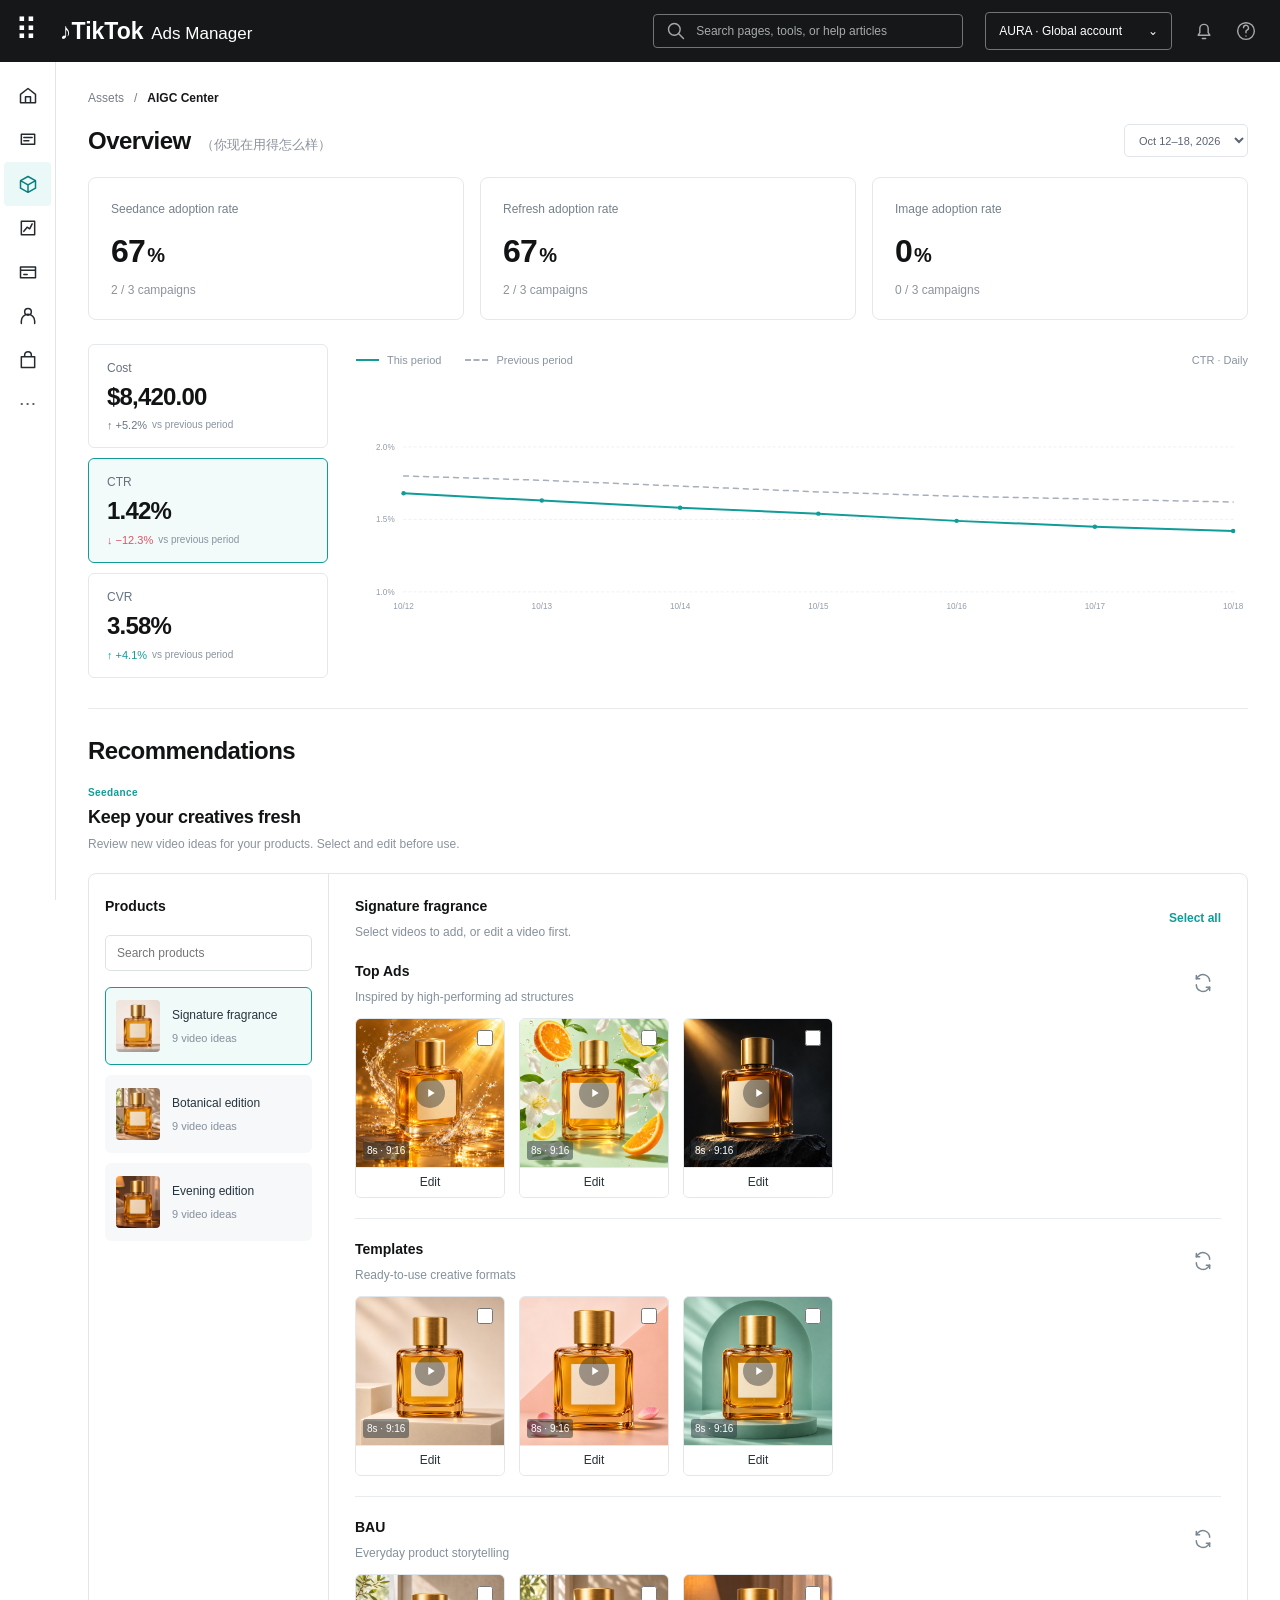
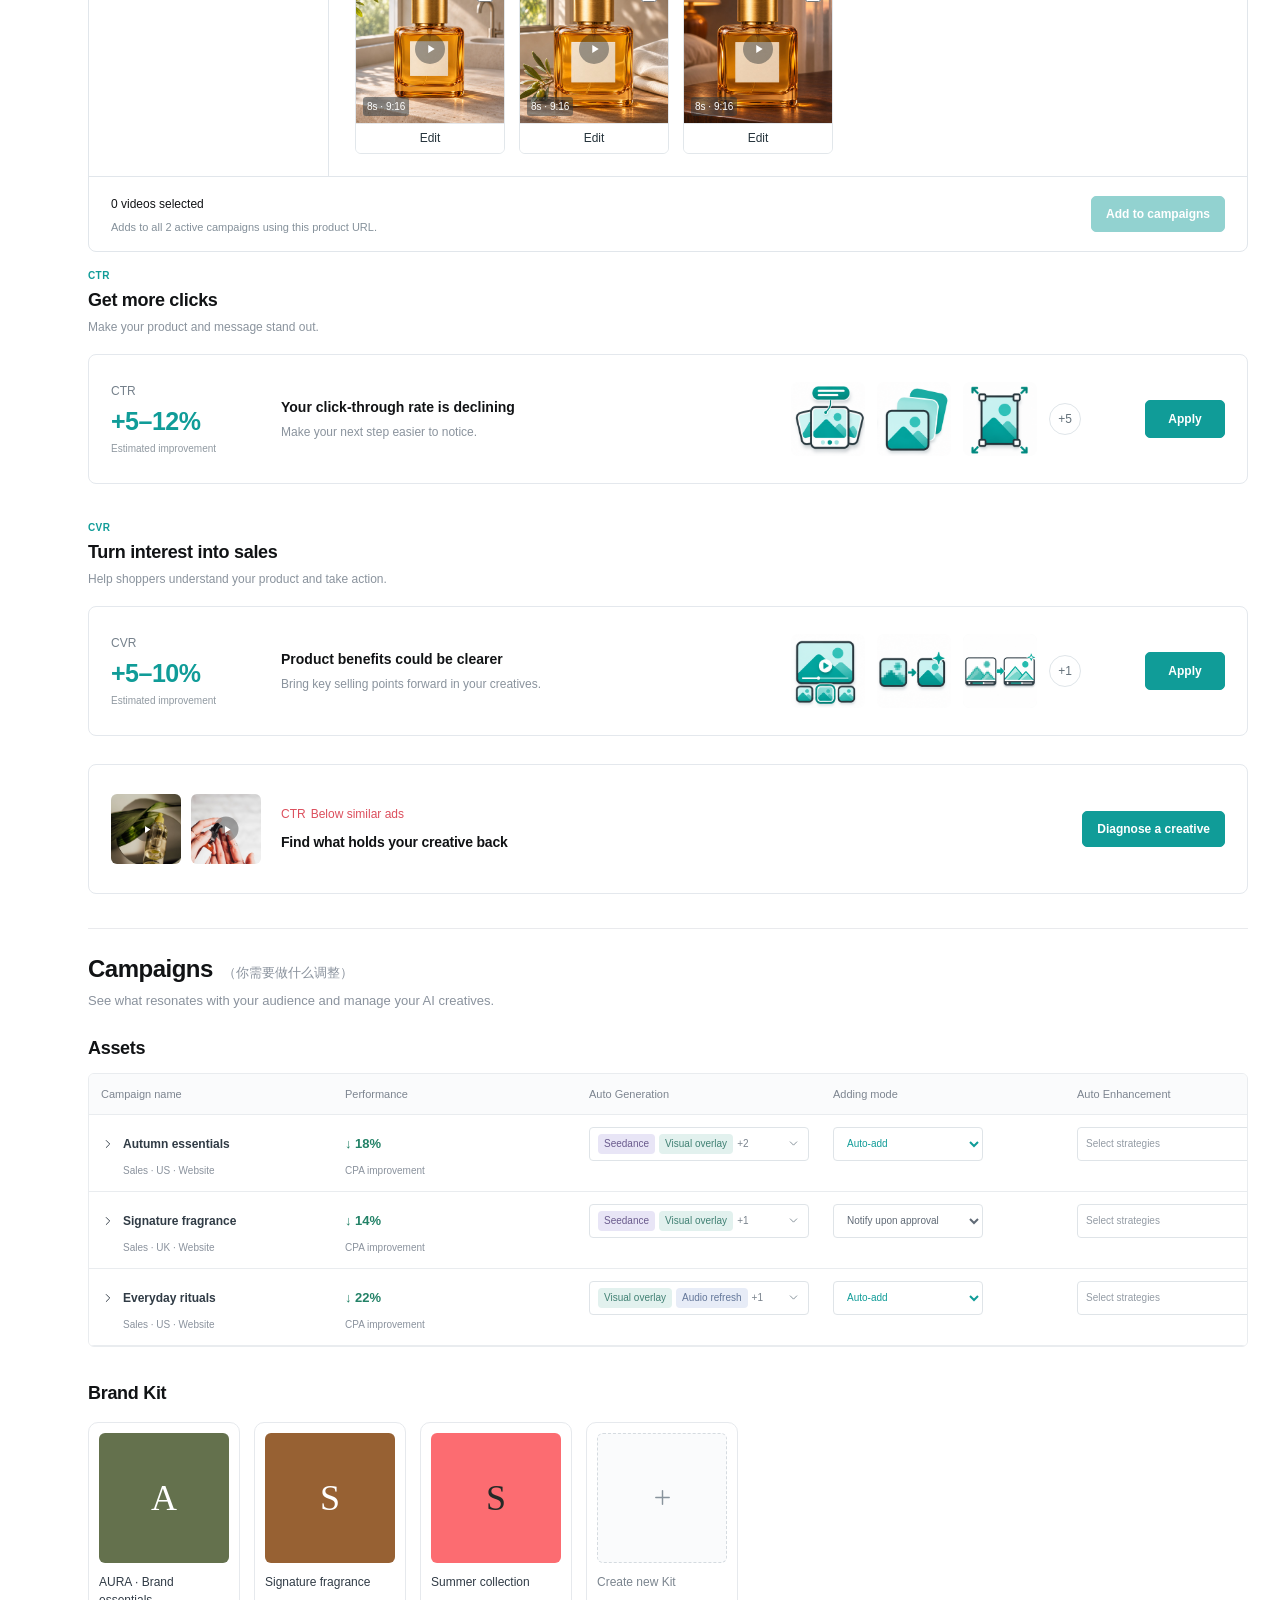
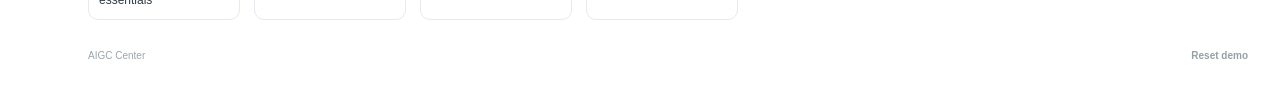
<file: index.html>
<!doctype html>
<html lang="en"><head><meta charset="utf-8"><meta name="viewport" content="width=device-width,initial-scale=1"><title>AIGC Center | TikTok Ads Manager</title><meta name="description" content="Interactive TTAM product demo: understand AI strategies, control Brand Kit, review creatives and manage campaign usage."><link rel="stylesheet" href="styles.css"><link rel="stylesheet" href="showcase.css?v=section-spacing-1"><link rel="stylesheet" href="brand-kits.css?v=compact-kits-3"><link rel="stylesheet" href="overview.css?v=icon-only-28"><link rel="stylesheet" href="recommendations.css?v=action-labels-6"><link rel="stylesheet" href="enhancements.css?v=4"><link rel="stylesheet" href="seedance-studio.css?v=4"><link rel="stylesheet" href="ttam-shell.css?v=aigc-center-24"><link rel="stylesheet" href="creative-diagnosis.css?v=diagnosis-alignment-21"><link rel="stylesheet" href="product-review.css?v=reference-editor-22"><link rel="stylesheet" href="seedance-inline.css?v=inline-products-27"></head><body><div id="app"></div><div id="overlay"></div><div id="toast" role="status" aria-live="polite"></div><script src="showcase.js?v=aigc-center-24"></script><script src="brand-kits.js?v=compact-kits-3"></script><script src="overview.js?v=icon-only-28"></script><script src="recommendations.js?v=sample-covers-29"></script><script src="enhancements.js?v=compact-strategies-26"></script><script src="creative-photo-catalog.js?v=photo-fix-6"></script><script src="seedance-studio.js?v=photo-fix-6"></script><script src="ttam-shell.js?v=aigc-center-24"></script><script src="creative-diagnosis.js?v=inline-products-27"></script><script src="product-review.js?v=reference-editor-22"></script><script src="seedance-inline.js?v=inline-products-27"></script><script src="app.js?v=seedance-studio-1"></script></body></html>
</file>
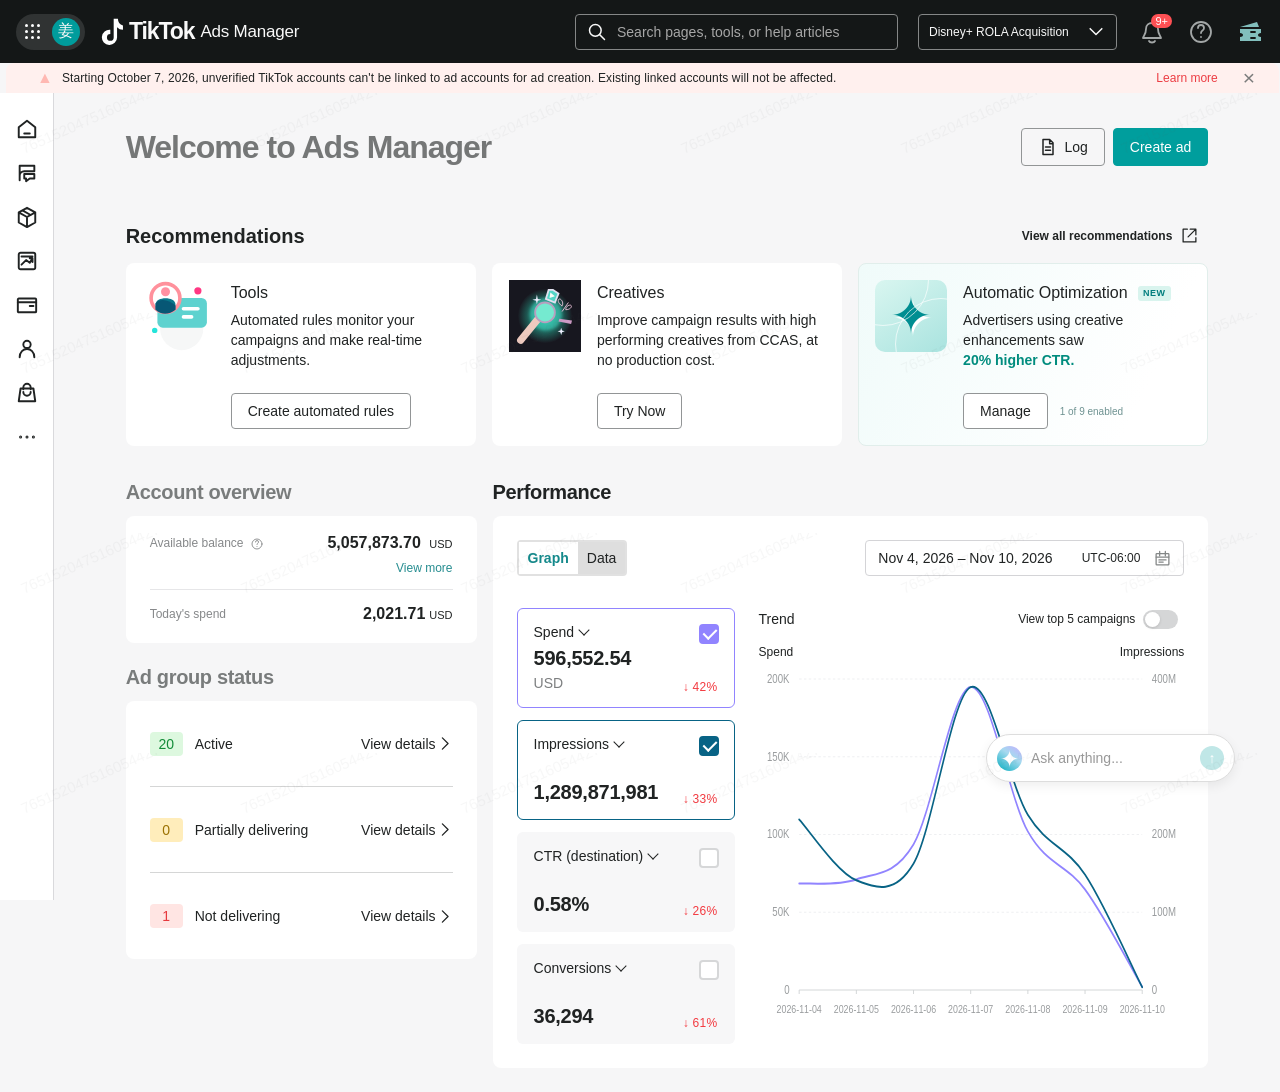
<file: dashboard/index.html>
<!DOCTYPE html>
<html lang="en">
<head>
<meta charset="UTF-8"><meta name="viewport" content="width=device-width, initial-scale=1.0">
<title>TikTok Ads Manager · Dashboard</title>
<style>
:root{--teal:#009c9c;--ink:#202323;--muted:#818384;--line:#e6e6e8;--page:#f6f6f7;--purple:#9184ff;--blue:#086385}*{box-sizing:border-box}body{margin:0;font:14px Arial,Helvetica,sans-serif;color:var(--ink);background:var(--page)}button,input,select{font:inherit}button{cursor:pointer;color:inherit}button:focus-visible,a:focus-visible,input:focus-visible,select:focus-visible{outline:2px solid var(--teal);outline-offset:3px}button{border:0;background:none}svg{vertical-align:middle}.icon{width:20px;height:20px;fill:none;stroke:currentColor;stroke-width:1.8;stroke-linecap:round;stroke-linejoin:round;flex-shrink:0}.hidden{display:none!important}.topbar{height:63px;background:#141717;color:#f9f9f9;display:flex;align-items:center;padding:0 16px;gap:20px;position:fixed;inset:0 0 auto;z-index:50}.identity{display:flex;align-items:center;gap:16px;white-space:nowrap}.app-switch{display:flex;align-items:center;background:#303333;border-radius:25px;padding:4px 5px 4px 9px;gap:10px;height:36px}.dots{width:17px;height:20px;display:grid;grid-template-columns:repeat(3,3px);gap:3px;align-content:center}.dots i{width:3px;height:3px;background:#fff;border-radius:50%}.avatar{display:grid;place-items:center;border-radius:50%;height:28px;width:28px;background:#009c9c;font-size:16px}.brand{display:flex;align-items:center;font-size:17px;gap:6px;letter-spacing:-.2px}.brand b{font-size:23px;letter-spacing:-1.1px}.brand .note{width:22px;height:27px;fill:#fff;stroke:none}.top-spacer{flex:1}.search-wrap{position:relative;width:323px;flex-shrink:1}.searchbox{height:36px;border:1px solid #858787;border-radius:4px;display:flex;align-items:center;padding:0 11px;gap:8px}.searchbox input{color:#fff;background:none;border:0;outline:none;width:100%;font-size:14px}.searchbox input::placeholder{color:#a7a7a7}.account-picker{height:36px;border:1px solid #858787;border-radius:4px;display:flex;align-items:center;justify-content:space-between;gap:15px;width:199px;font-size:12px;padding:0 10px;white-space:nowrap}.header-action{width:29px;height:36px;color:#a3a7a7;position:relative;padding:0}.header-action .icon{width:24px;height:24px}.header-action .badge{position:absolute;background:#fe5054;color:#fff;font-size:11px;padding:1px 4px;border-radius:10px;right:-6px;top:0}.header-action.ticket{color:#82bfbd}.notice{position:fixed;left:6px;right:1px;top:63px;height:30px;background:#fff0ee;display:flex;align-items:center;gap:9px;padding:0 18px 0 31px;border-radius:8px 8px 0 0;z-index:49;font-size:12px;letter-spacing:.1px}.notice .warning{color:#ffb8b2;font-size:16px}.notice .learn{margin-left:auto;color:#ec3d43;white-space:nowrap}.notice .close{font-size:21px;color:#7b7c7c;margin-left:4px}.sidebar{position:fixed;top:93px;bottom:0;width:54px;border-right:1px solid #d9d9dc;background:#fff;display:flex;align-items:center;flex-direction:column;gap:7px;padding-top:17px;z-index:45}.nav-item{height:37px;width:43px;display:grid;place-items:center;position:relative;border-radius:5px}.nav-item .icon{width:22px;height:22px;stroke-width:2.1}.nav-item:hover{background:#edf8f7;color:#008e90}.nav-item:after{content:attr(data-label);display:none;position:absolute;left:48px;background:#252929;color:#fff;padding:8px 11px;font-size:12px;white-space:nowrap;border-radius:4px;box-shadow:0 3px 15px #0002}.nav-item:hover:after{display:block}.page{margin-left:54px;padding:127px 5.6vw 24px;min-height:100vh}.welcome{display:flex;align-items:center;justify-content:space-between;margin-bottom:55px}.welcome h1{font-size:32px;line-height:40px;font-weight:600;color:#757777;letter-spacing:-1px;margin:0}.welcome-actions{display:flex;gap:8px}.btn{border:1px solid #929596;border-radius:4px;min-height:36px;padding:8px 16px;background:transparent;font-weight:500;display:inline-flex;align-items:center;justify-content:center;gap:6px;white-space:nowrap}.btn:hover{background:#eceff0}.btn.primary{background:#009e9d;border-color:#009e9d;color:#fff}.btn.primary:hover{background:#008c8c}.btn.dark{color:#fff;background:#252626;border-color:#252626}.btn.dark:hover{background:#444}.btn.soft{background:#efeff0;border-color:transparent}.btn.small{min-height:30px;font-size:12px;padding:6px 15px}.section-head{display:flex;align-items:center;justify-content:space-between;margin-bottom:14px}.section-head h2,h2.section-title{font-size:20px;font-weight:600;letter-spacing:-.35px;line-height:24px;margin:0}.recommendations-title{padding:0;font:inherit;cursor:pointer}.all-rec{font-weight:600;font-size:12px;display:flex;align-items:center;gap:9px;padding:5px 10px}.all-rec .icon{width:17px;height:17px}.recommendations{display:grid;grid-template-columns:repeat(3,minmax(0,1fr));gap:16px;margin-bottom:34px}.recommend-card{display:flex;gap:16px;min-height:183px;background:#fff;border-radius:8px;padding:16px}.art{width:72px;height:72px;flex:0 0 72px}.recommend-body{display:flex;align-items:flex-start;flex-direction:column;min-width:0}.recommend-body .eyebrow{font-size:12px;font-weight:600;color:#808384;margin:11px 0 15px}.recommend-body h3{font-size:16px;font-weight:500;margin:2px 0 6px}.recommend-body p{font-size:14px;line-height:20px;margin:0 0 16px;max-width:270px}.recommend-body .btn{margin-top:auto}.recommend-card:first-child .art{margin-top:6px}.dashboard{display:grid;grid-template-columns:minmax(290px,1fr) minmax(600px,2.04fr);gap:16px;align-items:start}.section-title{margin-bottom:12px!important}.left-col .section-title{color:#797c7c}.panel{background:#fff;border-radius:8px}.balance{padding:18px 24px 17px;margin-bottom:22px;min-height:127px}.balance-line{display:flex;align-items:center;justify-content:space-between;gap:12px}.balance-label{font-size:12px;color:#86888a}.balance-label .icon{width:12px;height:12px;margin-left:4px}.balance-value{font-size:16px;font-weight:600;white-space:nowrap}.currency{font-size:11px;font-weight:400;margin-left:4px}.view-more{display:block;margin:9px 0 14px auto;padding:0;color:#268d90;font-size:12px}.balance hr{border:0;border-top:1px solid var(--line);margin:0 0 15px}.status-panel{padding:0 24px}.status-row{min-height:86px;display:flex;align-items:center;border-bottom:1px solid #d5d6d6;gap:12px;font-size:14px}.status-row:last-child{border-bottom:0}.status-count{padding:4px 8px;border-radius:4px;background:#ddf8df;color:#118b37;min-width:33px;text-align:center}.status-count.yellow{background:#ffedbb;color:#9b7100}.status-count.red{background:#ffe5e3;color:#e6383d}.status-name{font-weight:500;white-space:nowrap}.status-detail{display:flex;align-items:center;margin-left:auto;white-space:nowrap;font-weight:500;padding:0}.status-detail .icon{width:17px;height:17px}.performance-panel{padding:24px;min-height:547px}.performance-toolbar{display:flex;justify-content:space-between;align-items:center;gap:14px;margin-bottom:32px}.tabs{display:flex;border:2px solid #e1e1e1;border-radius:4px;background:#dedede;height:36px}.tab{padding:5px 9px;font-size:14px}.tab.active{background:#fff;color:#14898b;font-weight:600}.date-wrap{position:relative}.date-button{height:36px;border:1px solid #d4d4d7;border-radius:4px;display:flex;align-items:center;padding:0 12px;gap:14px;white-space:nowrap}.date-button .timezone{font-size:12px;margin-left:15px}.date-button .icon{width:17px;height:17px;color:#848787}.performance-body{display:grid;grid-template-columns:218px minmax(0,1fr);gap:24px}.metrics{display:flex;flex-direction:column;gap:12px}.metric{height:100px;border:1px solid transparent;border-radius:6px;background:#f7f7f8;padding:15px 16px;display:flex;flex-direction:column;text-align:left;position:relative;--metric-color:#959696}.metric.selected{border-color:var(--metric-color);background:#fff}.metric[data-metric="spend"]{--metric-color:var(--purple)}.metric[data-metric="impressions"]{--metric-color:var(--blue)}.metric[data-metric="ctr"]{--metric-color:#dfad52}.metric[data-metric="conversions"]{--metric-color:#41af9b}.metric-top{font-size:14px;display:flex;align-items:center;gap:6px;white-space:nowrap}.chevron{width:8px;height:8px;border-right:1px solid;border-bottom:1px solid;transform:rotate(45deg);display:inline-block;position:relative;top:-2px}.check{position:absolute;right:15px;top:15px;height:20px;width:20px;border:2px solid #d6d7d8;border-radius:4px;background:#fff}.selected .check{background:var(--metric-color);border-color:var(--metric-color)}.selected .check:after{content:"";display:block;width:6px;height:11px;transform:rotate(45deg);border-right:2px solid #fff;border-bottom:2px solid #fff;margin:0px 0 0 5px}.metric-value{font-size:20px;font-weight:600;margin-top:auto;letter-spacing:-.25px}.metric-unit{font-size:14px;color:#7d7f80;margin-top:5px}.metric-change{position:absolute;right:16px;bottom:13px;color:#f33a40;font-size:12px;letter-spacing:.3px}.metric:first-child .metric-value{margin-top:7px}.chart-area{min-width:0;position:relative}.trend-title{display:flex;align-items:center;justify-content:space-between;min-height:22px;font-size:14px}.top-campaigns{display:flex;align-items:center;font-size:12px;gap:8px;cursor:pointer;white-space:nowrap}.switch{width:35px;height:19px;background:#d5d6d7;border-radius:12px;padding:2px;display:inline-block}.switch:after{content:"";display:block;width:15px;height:15px;background:#fff;border-radius:50%;box-shadow:0 1px 3px #0002;transition:transform .2s}.switch.on{background:var(--teal)}.switch.on:after{transform:translateX(16px)}.chart-axis-titles{display:flex;justify-content:space-between;font-size:12px;margin:15px 0 5px}.chart-svg{width:100%;height:360px;overflow:visible;display:block}.chart-svg text{font-family:Arial,Helvetica,sans-serif;font-size:12px;fill:#999c9e}.chart-tooltip{position:absolute;background:#fff;padding:12px 14px;box-shadow:0 2px 18px #0002;border:1px solid #ececed;border-radius:5px;pointer-events:none;font-size:12px;line-height:23px;z-index:4;min-width:170px}.chart-tooltip b{font-weight:600}.legend-dot{height:7px;width:7px;border-radius:50%;display:inline-block;margin-right:6px}.campaign-legend{margin:0 0 12px;font-size:11px;color:#848888;line-height:20px}.table-wrap{overflow:auto}.data-table{width:100%;border-collapse:collapse;font-size:12px}.data-table th{text-align:left;color:#767a7a;background:#f8f9f9;font-weight:500}.data-table th,.data-table td{padding:16px 12px;border-bottom:1px solid #eceeef;white-space:nowrap}.data-table tfoot{font-weight:600}.data-toolbar{display:flex;justify-content:space-between;margin-bottom:15px}.watermark{position:fixed;inset:93px 0 0;z-index:90;pointer-events:none;opacity:.048;background-image:url("data:image/svg+xml,%3Csvg xmlns='http://www.w3.org/2000/svg' width='220' height='220'%3E%3Ctext x='24' y='61' transform='rotate(-24 24 61)' font-family='Arial' font-size='15' fill='%23565b5b'%3E7651520475160544277%3C/text%3E%3C/svg%3E")}.assistant-bar{position:fixed;right:45px;bottom:118px;width:249px;height:48px;background:#fff;border:1px solid #ddd;border-radius:30px;box-shadow:0 4px 12px #0001;display:flex;align-items:center;padding:8px 10px;gap:9px;z-index:46;color:#999;font-size:14px;text-align:left}.assistant-orb{width:25px;height:25px;flex:0 0 25px;border-radius:50%;background:linear-gradient(35deg,#05aec0,#a6d9ef 60%,#c5adff);display:grid;place-items:center;color:white;font-size:23px}.assistant-arrow{margin-left:auto;background:#c0e7e7;border-radius:50%;color:white;width:24px;height:24px;display:grid;place-items:center}.assistant-bubble{display:none;position:fixed;right:44px;bottom:110px;border-radius:50%;border:0;z-index:80;padding:0;width:48px;height:48px}.assistant-bubble .assistant-orb{width:48px;height:48px;font-size:39px}.scrolled .assistant-bar,body.drawer-open .assistant-bar{display:none}.scrolled .assistant-bubble,body.drawer-open .assistant-bubble{display:block}.popover{background:#fff;border:1px solid #e1e3e3;border-radius:6px;box-shadow:0 6px 30px #0002;color:var(--ink);padding:16px;position:absolute;z-index:101;min-width:240px;top:calc(100% + 9px);right:0;font-size:13px}.popover h4{margin:0 0 12px}.popover button.option{display:flex;width:100%;align-items:center;text-align:left;padding:10px 7px;border-radius:4px}.popover button.option:hover{background:#f1f8f8}.search-results{left:0;right:auto;width:100%}.search-results .option{gap:10px}.account-menu{top:53px;right:172px}.utility-popover{position:fixed;right:22px;top:57px;width:300px;line-height:20px}.utility-popover p{color:#7a7e7e}.date-popover{width:310px}.field{display:flex;flex-direction:column;gap:8px;margin-bottom:18px;font-size:13px}.field input,.field select,.field textarea{border:1px solid #d3d6d6;border-radius:4px;padding:10px;background:#fff;color:var(--ink);width:100%;font:inherit;resize:vertical}.field label{font-weight:500}.field input:focus{border-color:var(--teal)}.two-fields{display:grid;grid-template-columns:1fr 1fr;gap:14px}.drawer-backdrop{position:fixed;inset:63px 0 0;background:#0000;z-index:60}.drawer{position:fixed;right:0;top:63px;bottom:0;width:76.5%;background:#fff;z-index:65;box-shadow:-5px 0 20px #0000000c;transform:translateX(105%);transition:transform .24s ease;display:flex;flex-direction:column}.drawer.open{transform:translateX(0)}.drawer-close{position:absolute;left:-28px;top:0;width:28px;height:28px;background:#333737;color:#fff;display:grid;place-items:center;border-radius:4px 0 0 4px}.drawer-close .icon{width:22px;height:22px;stroke-width:1.3}.drawer-header{height:56px;padding:0 24px;border-bottom:1px solid #ebebec;display:flex;align-items:center;justify-content:space-between;flex-shrink:0}.drawer-header h2{font-size:16px;font-weight:600;margin:0}.drawer-scroll{overflow:auto;flex:1}.rule-grid{display:grid;grid-template-columns:repeat(3,minmax(0,1fr));gap:16px;padding:24px 10% 60px}.rule-card{border:1px solid #e6e6e8;border-radius:8px;background:#f7f7f8;padding:17px 16px 16px;min-height:170px;display:flex;flex-direction:column}.rule-card h3{font-size:16px;line-height:23px;margin:0 0 9px;font-weight:600}.rule-card p{font-size:12px;line-height:20px;color:#858888;margin:0 0 14px;display:-webkit-box;-webkit-line-clamp:2;-webkit-box-orient:vertical;overflow:hidden}.rule-actions{display:flex;justify-content:flex-end;gap:8px;margin-top:auto}.rule-card.new-rule{background:#fff;border:1px solid #d0d2d4;align-items:center;justify-content:center;gap:10px;font-size:14px}.new-rule .plus{width:21px;height:21px;border-radius:50%;color:white;background:#030606;display:grid;place-items:center;font-size:21px;font-weight:600}.rule-card:hover{border-color:#c3c8c9}.report-tab{position:fixed;right:0;top:36%;background:#07536e;color:#fff;border-radius:5px 0 0 5px;width:31px;padding:9px 5px;display:flex;align-items:center;gap:7px;writing-mode:vertical-rl;z-index:82;font-size:14px}.report-tab .icon{width:20px;height:20px}.report-tab .report-x{font-size:20px;line-height:16px;margin-top:6px}.drawer-form{max-width:690px;margin:28px auto;padding:0 30px 50px}.back-link{color:#6e7474;display:flex;align-items:center;gap:6px;margin-bottom:24px;padding:0;font-size:13px}.preview-summary{padding:20px;background:#f7f8f8;border:1px solid #e7e9e9;border-radius:6px;line-height:23px;margin-bottom:24px}.preview-summary h3{margin:0 0 10px}.preview-summary p{color:#747b7c;font-size:13px;margin:0}.preview-row{display:grid;grid-template-columns:120px 1fr;gap:14px;border-bottom:1px solid #eceeee;padding:15px 0;font-size:13px}.preview-row span{color:#7d8282}.form-actions{display:flex;justify-content:flex-end;gap:10px;margin-top:25px}.helper{font-size:12px;color:#8a8e8e;line-height:20px}.modal-backdrop{position:fixed;inset:0;background:#0005;z-index:110;display:grid;place-items:center;padding:25px}.modal{width:min(580px,100%);background:#fff;border-radius:8px;box-shadow:0 10px 70px #0003;max-height:90vh;overflow:auto}.modal-head{display:flex;align-items:center;justify-content:space-between;padding:20px 24px;border-bottom:1px solid #e9ecec}.modal-head h2{font-size:18px;margin:0}.modal-head button{font-size:24px;color:#777}.modal-body{padding:24px;line-height:22px}.modal-body p:first-child{margin-top:0}.toast{position:fixed;top:80px;left:50%;transform:translate(-50%,-15px);background:#fff;box-shadow:0 4px 25px #0003;border:1px solid #e8ebeb;border-radius:6px;padding:14px 22px;z-index:150;opacity:0;transition:.2s;pointer-events:none;display:flex;gap:9px;align-items:center;font-size:13px}.toast.show{transform:translate(-50%,0);opacity:1}.toast .success-icon{color:#00a17f}.chat-panel{position:fixed;right:32px;bottom:30px;width:340px;background:#fff;border:1px solid #e3e7e7;border-radius:12px;box-shadow:0 10px 60px #0002;z-index:115;overflow:hidden}.chat-header{padding:15px 18px;display:flex;align-items:center;gap:10px;border-bottom:1px solid #eee;font-weight:600}.chat-header button{margin-left:auto;font-size:21px;color:#888}.chat-messages{padding:18px;height:230px;overflow:auto;background:#f9fbfb;font-size:13px;line-height:20px}.chat-msg{padding:11px 13px;background:#fff;border:1px solid #e7eded;border-radius:8px;margin-bottom:12px}.chat-msg.user{background:#e6f6f4;margin-left:35px}.chat-input{padding:12px;display:flex;gap:7px;border-top:1px solid #eee}.chat-input input{width:100%;border:1px solid #ddd;border-radius:4px;padding:9px;min-width:0}.chat-input button{background:var(--teal);color:#fff;border-radius:4px;padding:0 11px}.local-note{font-size:10px;color:#a7acac;padding:0 14px 10px;text-align:center}body.drawer-open{overflow:hidden}body.no-notice .page{padding-top:97px}body.no-notice .sidebar,body.no-notice .watermark{top:63px}.no-notice .notice{display:none}.rule-applied{font-size:12px;color:#168573}.empty{padding:40px;text-align:center;color:#8c9393}.export{color:#17898a;font-size:12px}.modal .data-table{font-size:11px}
@media(min-width:1700px){.topbar{height:4.4vw;padding:0 1.1vw;gap:1.4vw}.identity{gap:1.15vw}.brand{font-size:1.2vw}.brand b{font-size:1.62vw}.brand .note{width:1.5vw;height:1.9vw}.app-switch{transform:scale(1.15)}.search-wrap{width:22.4vw}.searchbox,.account-picker{height:2.5vw}.searchbox input{font-size:1vw}.account-picker{width:13.8vw;font-size:.85vw}.notice{top:4.4vw;height:2.1vw;font-size:.85vw}.sidebar{top:6.5vw;width:3.75vw}.page{margin-left:3.75vw;padding-top:8.85vw}.welcome h1{font-size:2.23vw;line-height:2.8vw}.welcome{margin-bottom:3.8vw}.btn{min-height:2.5vw;font-size:1vw;padding:.56vw 1.1vw}.section-head{margin-bottom:1vw}.section-head h2,h2.section-title{font-size:1.39vw;line-height:1.67vw}.all-rec{font-size:.85vw}.recommendations{gap:1.1vw;margin-bottom:2.36vw}.recommend-card{min-height:12.7vw;padding:1.1vw;gap:1.1vw}.art{width:5vw;height:5vw;flex-basis:5vw}.recommend-body p{font-size:1vw;line-height:1.4vw;max-width:19vw}.recommend-body h3{font-size:1.11vw}.recommend-body .eyebrow{font-size:.85vw;margin:.76vw 0 1vw}.dashboard{gap:1.1vw}.section-title{margin-bottom:.83vw!important}.balance{padding:1.25vw 1.67vw 1.2vw;min-height:8.82vw;margin-bottom:1.53vw}.balance-label,.view-more{font-size:.85vw}.balance-value{font-size:1.11vw}.currency{font-size:.76vw}.status-panel{padding:0 1.67vw}.status-row{min-height:5.97vw;font-size:1vw}.performance-panel{padding:1.67vw;min-height:38vw}.performance-toolbar{margin-bottom:2.22vw}.tabs,.date-button{height:2.5vw}.tab,.date-button{font-size:1vw}.date-button .timezone{font-size:.85vw}.performance-body{grid-template-columns:15.15vw minmax(0,1fr);gap:1.67vw}.metrics{gap:.83vw}.metric{height:6.95vw;padding:1.04vw 1.11vw}.metric-top{font-size:1vw}.metric-value{font-size:1.39vw}.metric-unit{font-size:1vw}.metric-change{font-size:.85vw}.check{width:1.39vw;height:1.39vw;right:1.04vw;top:1.04vw}.selected .check:after{width:.42vw;height:.76vw;margin-left:.35vw}.trend-title{font-size:1vw}.top-campaigns,.chart-axis-titles{font-size:.85vw}.chart-svg{height:25vw}.drawer{top:4.4vw}.drawer-backdrop{top:4.4vw}.drawer-header{height:3.89vw;padding:0 1.67vw}.drawer-header h2{font-size:1.11vw}.rule-grid{gap:1.1vw;padding-top:1.67vw}.rule-card{min-height:11.8vw;padding:1.18vw 1.11vw 1.11vw}.rule-card h3{font-size:1.11vw;line-height:1.6vw}.rule-card p{font-size:.85vw;line-height:1.39vw}.btn.small{min-height:2.08vw;font-size:.85vw}.rule-card.new-rule{font-size:1vw}.assistant-bar{width:17.3vw;height:3.33vw;right:3.13vw;bottom:8.2vw;font-size:1vw}.watermark{inset:6.5vw 0 0;background-size:15.3vw 15.3vw}}
@media(max-width:1250px){.topbar{gap:12px}.brand span{display:none}.search-wrap{width:285px}.page{padding-left:38px;padding-right:38px}.dashboard{grid-template-columns:minmax(270px,1fr) minmax(560px,2fr)}.performance-body{grid-template-columns:190px minmax(0,1fr);gap:18px}.performance-panel{padding:20px}.metric{padding-left:14px}.metric-top{font-size:13px}.date-button{gap:9px;padding:0 9px;font-size:12px}.date-button .timezone{margin-left:5px;font-size:10px}.recommend-card{gap:12px}.recommend-body p{font-size:13px}.art{width:62px;height:62px;flex-basis:62px}.rule-grid{padding-left:5%;padding-right:5%}.rule-card{padding:15px 12px}.rule-card h3{font-size:15px}}
@media(max-width:1000px){.page{padding-left:25px;padding-right:25px}.dashboard{grid-template-columns:260px minmax(0,1fr)}.recommendations{grid-template-columns:1fr 1fr}.performance-body{grid-template-columns:1fr}.metrics{display:grid;grid-template-columns:1fr 1fr}.performance-toolbar{flex-wrap:wrap;margin-bottom:20px}.status-name,.status-detail{font-size:12px}.status-panel,.balance{padding-left:18px;padding-right:18px}.drawer{width:86%}.rule-grid{grid-template-columns:repeat(2,minmax(0,1fr))}.topbar{gap:10px}.header-action{width:22px}.brand b{font-size:20px}.account-picker{width:180px}.search-wrap{max-width:280px}.welcome h1{font-size:28px}.notice{font-size:10px}.chart-svg{height:330px}}
@media(max-width:720px){.topbar{padding:0 10px}.app-switch,.topbar .header-action,.search-wrap{display:none}.top-spacer{min-width:0}.brand span{display:none}.account-picker{width:175px;font-size:11px}.notice{padding:0 10px;height:42px;gap:5px;line-height:15px}.notice .learn{display:none}.sidebar{top:105px;width:46px}.nav-item{width:37px}.page{margin-left:46px;padding:130px 16px 20px}.welcome{align-items:flex-start;gap:12px;margin-bottom:30px}.welcome h1{font-size:23px;line-height:28px}.welcome-actions{flex-direction:column}.welcome-actions .btn{min-height:30px;padding:5px 10px;font-size:12px}.section-head h2,h2.section-title{font-size:18px}.all-rec{font-size:10px;gap:3px;padding:3px 0}.all-rec .icon{width:13px}.recommendations{grid-template-columns:1fr}.recommend-card{min-height:170px;padding:16px;gap:16px}.recommend-body p{font-size:14px}.dashboard{grid-template-columns:1fr;gap:24px}.balance{margin-bottom:24px}.status-row{min-height:65px}.performance-panel{padding:16px}.performance-toolbar{gap:14px}.date-button{font-size:11px;gap:7px}.performance-body{gap:24px}.metric{height:100px;padding:13px 12px}.metric-top{font-size:11px;gap:5px}.metric-value{font-size:18px}.check{right:10px;top:12px;width:17px;height:17px}.selected .check:after{height:9px;width:5px;margin-left:4px}.metric-change{right:10px;font-size:11px}.metric-unit{font-size:12px}.chart-svg{height:300px}.top-campaigns{font-size:10px;gap:5px}.drawer{top:63px;width:calc(100% - 28px)}.drawer-header{padding:0 18px}.rule-grid{padding:20px 18px 50px;gap:12px;grid-template-columns:1fr}.rule-card{min-height:170px}.drawer-form{padding:0 20px 30px}.assistant-bar{width:215px;height:43px;right:16px;bottom:25px;font-size:12px}.assistant-bubble{right:16px;bottom:25px}.chat-panel{right:12px;bottom:12px;width:min(340px,calc(100% - 24px))}.report-tab{width:27px;font-size:12px}.watermark{top:105px}.two-fields{grid-template-columns:1fr}.account-menu{right:12px}.data-table td,.data-table th{padding:12px 10px}}
/* Account-level AI creative settings */
.recommend-card.ai-promo{background:linear-gradient(115deg,#f0fbfa,#fff 80%);border:1px solid #d9eeec;position:relative;overflow:hidden}.ai-promo .recommend-body{width:100%}.ai-promo .recommend-body h3{font-weight:600;margin-bottom:7px}.ai-promo .recommend-body p{font-size:13px;line-height:19px;margin-bottom:13px}.ai-promo .art{border-radius:10px;background:linear-gradient(145deg,#d9f6f0,#a9e3df);display:grid;place-items:center;position:relative;overflow:hidden}.ai-promo .art:before,.ai-promo .art:after{content:'';position:absolute;border:1px solid #ffffffa8;border-radius:50%;width:90px;height:90px;top:18px;left:20px}.ai-promo .art:after{top:-46px;left:-38px}.ai-promo .ai-star{color:#008e91;font-size:50px;line-height:1;text-shadow:2px 3px 0 #fff}.new-pill{display:inline-flex;align-items:center;font-size:9px;font-weight:600;padding:3px 5px;color:#007d7d;background:#d9f4ee;border-radius:3px;letter-spacing:.5px;margin-left:6px;vertical-align:middle;line-height:1}.ai-promo-actions{display:flex;align-items:center;gap:10px;flex-wrap:wrap;margin-top:auto}.ai-promo .btn{font-size:12px;padding:8px 13px;background:#009d9c;color:white;border-color:#009d9c}.ai-promo .btn:hover{background:#008c8a}.ai-promo-status{font-size:10px;color:#6e9291;white-space:nowrap}.ai-drawer{background:#fff}.ai-drawer .drawer-header{height:64px;padding:0 30px}.ai-header-title{display:flex;align-items:center;gap:9px}.ai-header-title h2{font-size:17px!important;letter-spacing:-.25px}.ai-header-sub{font-size:11px;color:#899595;display:flex;align-items:center;gap:6px}.ai-header-sub:before{content:'';width:6px;height:6px;border-radius:50%;background:#0eaaa1}.ai-content{padding:26px 30px 32px;background:linear-gradient(#fff,#fcfdfd)}.ai-hero{border:1px solid #dcece9;border-radius:8px;background:linear-gradient(110deg,#f1faf7,#f7fcfb 65%,#e9f6f4);padding:16px 24px;display:flex;align-items:center;gap:24px;position:relative;overflow:hidden}.ai-hero:after{content:'✦';position:absolute;right:290px;top:-18px;font-size:150px;color:#b4e4da;opacity:.25;pointer-events:none}.ai-eyebrow{color:#488c82;font-size:9px;letter-spacing:1.4px;font-weight:600;display:flex;align-items:center;gap:5px;margin-bottom:8px}.ai-hero h3{font-size:22px;line-height:27px;letter-spacing:-.6px;font-weight:600;margin:0 0 8px}.ai-hero p{font-size:11px;line-height:17px;color:#718181;margin:0;max-width:405px}.ai-master{margin-left:auto;min-width:207px;padding:4px 0 4px 22px;border-left:1px solid #d8e7e3;z-index:1}.ai-master-line{display:flex;align-items:center;justify-content:space-between;gap:20px;font-weight:600;font-size:13px;margin-bottom:9px}.ai-master small{display:block;color:#718681;font-size:11px;margin-top:5px}.ai-progress{height:3px;background:#dcece7;border-radius:3px;overflow:hidden;margin-top:14px}.ai-progress span{display:block;background:#009c98;height:100%;transition:width .25s}.ai-toggle{height:22px;width:38px;flex:0 0 38px;position:relative;border-radius:20px;background:#d3d7d8;padding:0;transition:background .2s}.ai-toggle:after{content:'';position:absolute;left:3px;top:3px;width:16px;height:16px;background:#fff;border-radius:50%;box-shadow:0 1px 3px #0002;transition:transform .2s}.ai-toggle[aria-checked='true']{background:#009d9d}.ai-toggle[aria-checked='true']:after{transform:translateX(16px)}.ai-toggle[data-state='mixed']{background:#89c9c4}.ai-toggle[data-state='mixed']:before{content:'';position:absolute;right:6px;top:10px;width:9px;height:2px;background:#fff;border-radius:3px}.ai-toggle[data-state='mixed']:after{transform:translateX(0)}.ai-scope{font-size:11px;color:#83908d;display:flex;align-items:center;gap:7px;padding:10px 2px 12px;line-height:16px}.ai-scope svg{width:13px;height:13px;color:#659b91}.ai-filters{position:sticky;top:0;z-index:5;background:#fff;padding-top:6px;display:flex;gap:7px;align-items:center;margin:0 0 18px;border-bottom:1px solid #e5ebea;padding-bottom:10px;flex-wrap:wrap}.ai-filter{border:1px solid #e0e7e6;border-radius:5px;padding:7px 11px;color:#72827f;background:white;font-size:11px;transition:.15s}.ai-filter:hover{background:#f1f7f6}.ai-filter.active{background:#eaf7f3;color:#008e88;border-color:#9fd5cd;font-weight:600}.ai-filter span{display:inline-block;margin-left:6px;color:#9aa7a3;font-size:10px}.ai-filter.active span{color:#5ca298}.ai-category{margin:0 0 27px;scroll-margin-top:20px}.ai-category:last-child{margin-bottom:0}.ai-category-head{display:flex;align-items:center;justify-content:space-between;gap:15px;margin-bottom:12px}.ai-category-info{display:flex;align-items:center;gap:10px}.ai-category-icon{width:30px;height:30px;display:grid;place-items:center;background:#eaf6f3;border-radius:7px;color:#229d91;font-size:18px}.ai-category[data-category='enhancement'] .ai-category-icon{background:#fef5e6;color:#b89a55}.ai-category[data-category='carousel'] .ai-category-icon{background:#eef1fd;color:#7d8ab1}.ai-category-head h3{font-size:15px;font-weight:600;margin:0 0 4px;letter-spacing:-.2px}.ai-category-head p{font-size:11px;color:#86908e;margin:0;line-height:16px}.ai-category-controls{display:flex;align-items:center;gap:12px;flex-shrink:0}.ai-category-count{font-size:11px;color:#929b99}.ai-strategies{display:grid;grid-template-columns:repeat(3,minmax(0,1fr));gap:13px}.ai-strategy{border:1px solid #e1e7e6;border-radius:7px;background:#fff;overflow:hidden;transition:border-color .2s,box-shadow .2s;min-width:0}.ai-strategy:hover{border-color:#bed4ce;box-shadow:0 3px 12px #0c655908}.ai-strategy.enabled{border-color:#a3d9d1}.ai-strategy-art{height:100px;background:#edf3f1;position:relative;overflow:hidden;display:block;width:100%;padding:0;border-bottom:1px solid #eaf0ee}.ai-strategy-art svg{height:100%;width:100%;display:block}.ai-art-play{position:absolute;left:calc(50% - 13px);top:calc(50% - 13px);height:26px;width:26px;display:grid;place-items:center;padding-left:2px;border-radius:50%;background:#fffE;color:#347b70;box-shadow:0 1px 9px #133a3320;font-size:11px;opacity:0;transition:opacity .2s}.ai-strategy-art:hover .ai-art-play{opacity:1}.ai-strategy-body{padding:13px 14px 12px}.ai-strategy-top{display:flex;align-items:center;justify-content:space-between;gap:8px;margin-bottom:7px}.ai-strategy h4{font-size:13px;font-weight:600;line-height:19px;margin:0;letter-spacing:-.1px}.ai-strategy .ai-toggle{height:18px;width:32px;flex-basis:32px}.ai-strategy .ai-toggle:after{width:14px;height:14px;left:2px;top:2px}.ai-strategy .ai-toggle[aria-checked='true']:after{transform:translateX(14px)}.ai-strategy p{font-size:11px;line-height:17px;color:#89928f;margin:0 0 10px;min-height:34px}.ai-details-link{font-size:11px;color:#344b45;padding:0;display:flex;align-items:center;gap:5px;text-align:left}.ai-details-link:hover{color:#008f85}.ai-details-link .icon{width:12px;height:12px}.ai-footer{display:flex;align-items:center;justify-content:space-between;gap:15px;padding:15px 30px;border-top:1px solid #e5eae8;background:#fff;flex-shrink:0}.ai-footer-summary{display:flex;align-items:center;gap:8px;font-size:12px}.ai-footer-summary>span:first-child{color:#00988c;font-size:15px}.ai-footer-note{font-size:10px;color:#9ba5a2;margin-top:4px}.ai-footer .btn{min-height:34px;font-size:12px;padding:7px 20px}.ai-detail-art{background:#eff5f2;border-radius:8px;overflow:hidden;margin-bottom:20px;height:185px}.ai-detail-art svg{display:block;width:100%;height:100%}.ai-detail-status{padding:14px 16px;background:#f6f9f8;border:1px solid #e5eeeb;display:flex;align-items:center;justify-content:space-between;border-radius:6px;margin-top:20px;gap:20px}.ai-detail-status strong{display:block;font-size:13px}.ai-detail-status small{display:block;font-size:11px;color:#8b9692;margin-top:2px}.ai-detail-list{padding:0 0 0 18px;font-size:12px;color:#74847d;line-height:24px}.ai-notification{font-size:12px;color:#138c7d;display:flex;gap:6px;align-items:center}.ai-notification .icon{width:16px;height:16px}
@media(min-width:1700px){.ai-promo .recommend-body p{font-size:.91vw;line-height:1.32vw}.ai-promo .btn{font-size:.85vw}.ai-promo-status{font-size:.72vw}.ai-promo .ai-star{font-size:3.5vw}.ai-drawer .drawer-header{height:4.44vw}.ai-content{padding:1.8vw 2.08vw 2.2vw}.ai-hero{padding:1.53vw 1.67vw}.ai-hero h3{font-size:1.6vw;line-height:2vw}.ai-hero p{font-size:.85vw;line-height:1.32vw;max-width:28vw}.ai-strategy-art{height:6.94vw}.ai-strategy h4{font-size:.91vw;line-height:1.32vw}.ai-strategy p,.ai-details-link{font-size:.76vw;line-height:1.18vw}.ai-strategy p{min-height:2.36vw}.ai-category-head h3{font-size:1.04vw}.ai-category-head p{font-size:.76vw}.ai-category{margin-bottom:1.88vw}.ai-strategy-body{padding:.9vw 1vw .83vw}.ai-footer{padding:1.04vw 2.08vw}}
@media(max-width:1250px){.ai-promo .art{width:55px;height:62px;flex-basis:55px}.ai-promo .recommend-body p{font-size:12px;line-height:18px}.ai-promo .recommend-body h3{font-size:14px}.ai-promo-actions{gap:7px}.ai-promo-status{font-size:9px}.ai-content{padding:22px}.ai-hero{padding:20px}.ai-hero h3{font-size:21px}.ai-master{min-width:195px}.ai-master-line{font-size:12px;gap:12px}.ai-category-head p{max-width:330px}.ai-strategy h4{font-size:12px}.ai-strategy-body{padding:12px}.ai-strategies{gap:10px}.ai-strategy-art{height:90px}.ai-strategy p{min-height:51px}}
@media(max-width:1000px){.recommendations{grid-template-columns:repeat(3,minmax(0,1fr))}.recommend-card{flex-direction:column;gap:8px;min-height:265px}.recommend-card .recommend-body{flex:1}.recommend-body .eyebrow{margin:0 0 6px}.recommend-card .art{height:50px;width:50px;flex-basis:50px;margin:0}.recommend-card.ai-promo .art{height:50px;width:50px;flex-basis:50px}.ai-hero{align-items:flex-start;gap:15px}.ai-hero h3{font-size:19px;line-height:24px}.ai-hero p{font-size:11px;line-height:17px}.ai-master{min-width:175px;padding-left:16px}.ai-strategy-top{align-items:flex-start}.ai-strategy h4{max-width:125px}.ai-strategy .ai-toggle{width:29px;flex-basis:29px}.ai-strategy .ai-toggle[aria-checked='true']:after{transform:translateX(11px)}.ai-content{padding:20px}.ai-drawer .drawer-header{padding:0 20px}.ai-footer{padding:14px 20px}.ai-header-sub{font-size:10px}}
@media(max-width:720px){.recommendations{grid-template-columns:1fr}.recommend-card{flex-direction:row;min-height:170px;gap:16px}.recommend-card .art{width:62px;height:62px;flex-basis:62px}.recommend-card.ai-promo .art{width:62px;height:62px;flex-basis:62px}.ai-drawer .drawer-header{height:58px;padding:0 16px}.ai-header-title h2{font-size:15px!important}.ai-header-sub{display:none}.ai-content{padding:16px}.ai-hero{padding:18px;flex-direction:column;gap:18px}.ai-hero h3{font-size:21px;line-height:26px}.ai-hero p{max-width:none}.ai-hero:after{right:-10px;top:-22px}.ai-master{margin:0;width:100%;padding:15px 0 0;border-left:0;border-top:1px solid #d8e7e3;min-width:0}.ai-master-line{font-size:13px}.ai-progress{margin-top:11px}.ai-scope{font-size:10px;align-items:flex-start;padding:12px 0 16px}.ai-scope svg{flex-shrink:0;margin-top:1px}.ai-filters{gap:6px;margin-bottom:20px}.ai-filter{font-size:10px;padding:7px 8px}.ai-filter span{display:none}.ai-category-head{align-items:flex-start;gap:10px}.ai-category-info{gap:8px}.ai-category-head h3{font-size:14px;line-height:19px}.ai-category-head p{font-size:10px;line-height:15px;max-width:195px}.ai-category-controls{gap:7px;align-items:center;padding-top:4px}.ai-category-count{font-size:10px;white-space:nowrap}.ai-category-icon{width:26px;height:26px;flex:0 0 26px;font-size:16px}.ai-category-controls .ai-toggle{width:32px;flex-basis:32px;height:20px}.ai-category-controls .ai-toggle:after{width:14px;height:14px}.ai-category-controls .ai-toggle[aria-checked='true']:after{transform:translateX(12px)}.ai-strategies{grid-template-columns:1fr}.ai-strategy{display:grid;grid-template-columns:90px minmax(0,1fr)}.ai-strategy-art{height:100%;min-height:142px;border:0;border-right:1px solid #eaf0ee}.ai-strategy-art svg{width:230px;max-width:none;position:absolute;left:calc(50% - 115px);top:0}.ai-strategy h4{font-size:13px;max-width:none}.ai-strategy p{min-height:0;font-size:11px;line-height:17px}.ai-strategy-body{padding:13px}.ai-details-link{font-size:10px}.ai-footer{padding:12px 16px;gap:10px}.ai-footer-summary{font-size:11px}.ai-footer-note{font-size:9px;max-width:190px}.ai-footer .btn{padding:7px 16px}.ai-detail-art{height:155px}}


/* Consistent recommendation card alignment and a simpler management drawer. */
.recommend-card{border:1px solid transparent}
.recommend-card .recommend-body{flex:1;align-self:stretch;min-width:0}.recommend-card .recommend-body h3,.recommend-card .recommend-body .eyebrow{font-size:16px;font-weight:500;line-height:22px;margin:2px 0 6px;color:var(--ink);min-height:22px}.recommend-card .recommend-body p{font-size:14px;line-height:20px;margin:0 0 16px}.recommend-card:first-child .art{margin-top:0}.ai-promo-actions{flex-wrap:nowrap;gap:12px;min-height:36px}.ai-promo .btn{font-size:14px;min-height:36px;padding:8px 16px;margin:0;background:#fff;border-color:#929596;color:var(--ink)}.ai-promo .btn:hover{background:#edf7f5}.ai-promo .art{width:72px;height:72px;flex-basis:72px}.recommend-card.ai-promo{border-color:#e1eeeb}.ai-content{padding-top:24px}.ai-benefit{display:flex;align-items:center;justify-content:space-between;gap:20px;padding:18px 20px;background:#f0f8f6;border:1px solid #dcebe6;border-radius:6px}.ai-benefit p{font-size:14px;line-height:22px;margin:0;color:#435a51}.ai-benefit strong{color:#008c7e;font-weight:600}.ai-benefit .btn{font-size:13px;min-height:36px;padding:8px 20px;flex-shrink:0}.ai-scope{padding:12px 0 23px;font-size:11px}.ai-category{margin-bottom:23px}.ai-category-head{min-height:24px;margin-bottom:11px}.ai-category-head h3{margin:0;line-height:22px;font-size:15px}.ai-strategy-art{height:80px}.ai-strategy-body{padding:12px 14px}.ai-strategy p{min-height:34px}.ai-promo-status{font-size:10px}.ai-footer-note{font-size:10px}
@media(min-width:1700px){.recommend-card .recommend-body h3,.recommend-card .recommend-body .eyebrow{font-size:1.11vw;line-height:1.53vw;min-height:1.53vw;margin:.14vw 0 .42vw}.recommend-card .recommend-body p{font-size:1vw;line-height:1.4vw;margin:0 0 1.11vw}.ai-promo .art{width:5vw;height:5vw;flex-basis:5vw}.ai-promo .btn{font-size:1vw;min-height:2.5vw;padding:.56vw 1.11vw}.ai-promo-status{font-size:.7vw}.ai-benefit{padding:1.25vw 1.39vw}.ai-benefit p{font-size:1vw;line-height:1.53vw}.ai-benefit .btn{font-size:.91vw;min-height:2.5vw}.ai-strategy-art{height:5.56vw}}
@media(max-width:1250px){.recommend-card .recommend-body h3,.recommend-card .recommend-body .eyebrow{font-size:14px;line-height:20px;min-height:20px}.recommend-card .recommend-body p{font-size:13px;line-height:19px}.ai-promo .art{width:62px;height:62px;flex-basis:62px}.ai-promo-actions{gap:8px}.ai-promo .btn{font-size:13px}.ai-promo-status{font-size:9px}}
@media(max-width:1000px){.ai-promo .art{height:50px;width:50px;flex-basis:50px}.ai-benefit{padding:16px}.ai-benefit p{font-size:13px}.ai-strategy p{min-height:51px}}
@media(max-width:720px){.ai-promo .art{width:62px;height:62px;flex-basis:62px}.ai-benefit{gap:15px;align-items:flex-start;flex-direction:column;padding:16px}.ai-benefit p{font-size:14px;line-height:22px}.ai-scope{padding:12px 0 20px}.ai-category-head h3{font-size:14px}.ai-strategy-art{height:100%;min-height:142px}.ai-strategy p{min-height:0}.ai-promo-status{font-size:10px}}

.ai-promo .recommend-body p strong{color:#008c7e;font-weight:600;white-space:nowrap}
</style>
</head>
<body>
<svg xmlns="http://www.w3.org/2000/svg" style="display:none" aria-hidden="true"><defs>
<symbol id="i-home" viewBox="0 0 24 24"><path d="m3 10 9-7 9 7v11H3z"/><path d="M9 17h6"/></symbol>
<symbol id="i-campaign" viewBox="0 0 24 24"><path d="M4 16V4h16v6H9a5 5 0 0 0-5 5v5"/><path d="M9 13h11v5h-5l-4 3v-3H9z"/></symbol>
<symbol id="i-cube" viewBox="0 0 24 24"><path d="m12 2 9 5-9 5-9-5zM3 7v11l9 5 9-5V7M12 12v11M7 4.8l9 5"/></symbol>
<symbol id="i-chart" viewBox="0 0 24 24"><rect x="3" y="3" width="18" height="18" rx="2"/><path d="M6 16 11 11l4 3 3-5M6 7h12M15 9h3v4"/></symbol>
<symbol id="i-card" viewBox="0 0 24 24"><rect x="2" y="5" width="20" height="15" rx="1"/><path d="M2 9h20M15 13h4"/></symbol>
<symbol id="i-person" viewBox="0 0 24 24"><circle cx="12" cy="7" r="4"/><path d="M4 21c0-6 4-9 8-9s8 3 8 9"/></symbol>
<symbol id="i-bag" viewBox="0 0 24 24"><path d="M5 7h14l2 14H3zM8 8V6a4 4 0 0 1 8 0v2M8 11a4 4 0 0 0 8 0"/></symbol>
<symbol id="i-more" viewBox="0 0 24 24"><circle cx="5" cy="12" r=".6"/><circle cx="12" cy="12" r=".6"/><circle cx="19" cy="12" r=".6"/></symbol>
<symbol id="i-search" viewBox="0 0 24 24"><circle cx="10" cy="10" r="7"/><path d="m15 15 6 6"/></symbol>
<symbol id="i-down" viewBox="0 0 24 24"><path d="m5 8 7 7 7-7"/></symbol>
<symbol id="i-close" viewBox="0 0 24 24"><path d="m4 4 16 16M20 4 4 20"/></symbol>
<symbol id="i-bell" viewBox="0 0 24 24"><path d="M18 9c0-8-12-8-12 0 0 6-3 7-3 9h18c0-2-3-3-3-9M9 21c1 2 5 2 6 0"/></symbol>
<symbol id="i-help" viewBox="0 0 24 24"><circle cx="12" cy="12" r="10"/><path d="M9 8a3 3 0 0 1 6 0c0 3-3 2-3 5M12 17h.01"/></symbol>
<symbol id="i-ticket" viewBox="0 0 24 24"><path d="m2 7 17-5 2 5H2zm0 2h21v4c-4 0-4 4 0 4v4H2v-4c4 0 4-4 0-4z" fill="currentColor" stroke="none"/><path d="M13 12h4M13 18h4" stroke="#141717"/></symbol>
<symbol id="i-log" viewBox="0 0 24 24"><path d="M6 3h8l4 4v14H6zM14 3v5h4M9 12h6M9 16h6"/></symbol>
<symbol id="i-external" viewBox="0 0 24 24"><path d="M13 3h8v8M21 3 10 14M9 3H3v18h18v-6"/></symbol>
<symbol id="i-calendar" viewBox="0 0 24 24"><rect x="3" y="5" width="18" height="16" rx="1"/><path d="M3 10h18M8 2v6M16 2v6M7 14h10M7 17h6"/></symbol>
<symbol id="i-right" viewBox="0 0 24 24"><path d="m9 4 8 8-8 8"/></symbol>
<symbol id="i-bug" viewBox="0 0 24 24"><rect x="6" y="5" width="12" height="15" rx="5"/><path d="m8 2 2 3m6-3-2 3M3 8h3m12 0h3M2 14h4m12 0h4M4 22l4-4m12 4-4-4M6 11h12"/></symbol>
</defs></svg>
<header class="topbar">
 <div class="identity"><button class="app-switch" data-action="apps" aria-label="Open business tools"><span class="dots"><i></i><i></i><i></i><i></i><i></i><i></i><i></i><i></i><i></i></span><span class="avatar">姜</span></button><div class="brand"><svg class="note" viewBox="0 0 26 32"><path d="M15 1h5c0 4 2 7 6 8v5c-3 0-5-1-7-3v12a9 9 0 1 1-8-9v5a4 4 0 1 0 4 4z"/></svg><b>TikTok</b><span>Ads Manager</span></div></div>
 <div class="top-spacer"></div><div class="search-wrap"><label class="searchbox"><svg class="icon"><use href="#i-search"/></svg><input id="globalSearch" placeholder="Search pages, tools, or help articles" autocomplete="off" aria-label="Search pages, tools, or help articles"></label><div class="popover search-results hidden" id="searchResults"></div></div>
 <button class="account-picker" id="accountButton" aria-expanded="false">Disney+ ROLA Acquisition <svg class="icon"><use href="#i-down"/></svg></button>
 <button class="header-action" data-action="notifications" aria-label="Notifications"><svg class="icon"><use href="#i-bell"/></svg><span class="badge">9+</span></button><button class="header-action" data-action="help" aria-label="Help"><svg class="icon"><use href="#i-help"/></svg></button><button class="header-action ticket" data-action="offers" aria-label="Offers"><svg class="icon"><use href="#i-ticket"/></svg></button>
</header>
<div class="notice"><span class="warning">▲</span><span>Starting October 7, 2026, unverified TikTok accounts can't be linked to ad accounts for ad creation. Existing linked accounts will not be affected.</span><button class="learn" data-action="learn">Learn more</button><button class="close" id="dismissNotice" aria-label="Dismiss announcement">×</button></div>
<nav class="sidebar" aria-label="Main navigation"><button class="nav-item" data-label="Dashboard" data-nav="Dashboard" aria-label="Dashboard"><svg class="icon"><use href="#i-home"/></svg></button><button class="nav-item" data-label="Campaigns" data-nav="Campaigns" aria-label="Campaigns"><svg class="icon"><use href="#i-campaign"/></svg></button><button class="nav-item" data-label="Tools" data-action="rules" aria-label="Tools"><svg class="icon"><use href="#i-cube"/></svg></button><button class="nav-item" data-label="Analytics" data-nav="Analytics" aria-label="Analytics"><svg class="icon"><use href="#i-chart"/></svg></button><button class="nav-item" data-label="Finance" data-action="balance" aria-label="Finance"><svg class="icon"><use href="#i-card"/></svg></button><button class="nav-item" data-label="Account" data-action="account" aria-label="Account"><svg class="icon"><use href="#i-person"/></svg></button><button class="nav-item" data-label="Business Center" data-action="apps" aria-label="Business Center"><svg class="icon"><use href="#i-bag"/></svg></button><button class="nav-item" data-label="More" data-action="help" aria-label="More"><svg class="icon"><use href="#i-more"/></svg></button></nav>
<main class="page">
 <div class="welcome"><h1>Welcome to Ads Manager</h1><div class="welcome-actions"><button class="btn" data-action="log"><svg class="icon"><use href="#i-log"/></svg>Log</button><button class="btn primary" data-action="create-ad">Create ad</button></div></div>
 <section aria-labelledby="recommendationsHeading"><div class="section-head"><h2 id="recommendationsHeading"><button class="recommendations-title" data-action="rules">Recommendations</button></h2><button class="all-rec" data-action="rules">View all recommendations <svg class="icon"><use href="#i-external"/></svg></button></div>
 <div class="recommendations"><article class="recommend-card">
 <svg class="art" viewBox="0 0 80 80" aria-hidden="true"><circle cx="43" cy="54" r="24" fill="#f6f7f7"/><rect x="16" y="20" width="55" height="33" rx="6" fill="#5ed2cf"/><circle cx="25" cy="20" r="16" fill="#fff" stroke="#ff919c" stroke-width="4"/><circle cx="25" cy="13" r="5" fill="#ff91a2"/><path d="M14 33v-6c0-9 22-9 22 0v6" fill="#08778b"/><path d="M14 26c6-7 15-3 22 2v5c-7 6-16 6-22 0z" fill="#075775"/><rect x="43" y="30" width="20" height="4" rx="2" fill="#fff"/><rect x="43" y="39" width="13" height="4" rx="2" fill="#fff"/><circle cx="61" cy="12" r="4" fill="#ff3883"/><circle cx="13" cy="56" r="3" fill="#25e4da"/></svg>
 <div class="recommend-body"><span class="eyebrow">Tools</span><p>Automated rules monitor your campaigns and make real-time adjustments.</p><button class="btn" data-action="rules">Create automated rules</button></div></article>
 <article class="recommend-card"><svg class="art" viewBox="0 0 80 80" aria-hidden="true"><defs><radialGradient id="glow"><stop stop-color="#29d6b5"/><stop offset="1" stop-color="#191921"/></radialGradient><filter id="soft"><feGaussianBlur stdDeviation="2"/></filter></defs><path fill="#17171f" d="M0 0h80v80H0z"/><circle cx="40" cy="40" r="30" fill="url(#glow)"/><circle cx="41" cy="38" r="18" fill="#44ddc7" opacity=".5" filter="url(#soft)"/><path d="m13 67 21-26" stroke="#eecabf" stroke-width="8" stroke-linecap="round"/><circle cx="40" cy="36" r="11" fill="#75ead0" stroke="#b79fbf" stroke-width="2"/><path d="m49 11 6 4-4 10-10-4 3-10z" fill="#53d6c7" stroke="#e1e1f0" stroke-width="2"/><path d="m46 14 5 4-6 2z" fill="#f9fff9"/><path d="m59 35 7-10m-7 4c-7-5-4-10-1-7s1 7 1 7zm4 4c7 0 8-6 4-5s-4 5-4 5z" stroke="#ecc5dc" fill="none"/><path d="m56 43 14 2-1 4-14-3z" fill="#ce9bc6"/><path d="m31 16 1 5 4 1-4 1-1 4-1-4-4-1 4-1zM58 53l1 3 3 1-3 1-1 3-1-3-3-1 3-1z" fill="#eeefff"/></svg><div class="recommend-body"><h3>Creatives</h3><p>Improve campaign results with high performing creatives from CCAS, at no production cost.</p><button class="btn" data-action="creatives">Try Now</button></div></article>
 <article class="recommend-card ai-promo"><div class="art" aria-hidden="true"><span class="ai-star">✦</span></div><div class="recommend-body"><h3>Automatic Optimization <span class="new-pill">NEW</span></h3><p>Advertisers using creative enhancements saw <strong>20% higher CTR.</strong></p><div class="ai-promo-actions"><button class="btn" data-action="ai">Manage</button><span class="ai-promo-status" id="aiPromoCount">1 of 9 enabled</span></div></div></article></div></section>
 <div class="dashboard"><div class="left-col"><section><h2 class="section-title">Account overview</h2><div class="panel balance"><div class="balance-line"><span class="balance-label">Available balance <svg class="icon"><use href="#i-help"/></svg></span><span class="balance-value">5,057,873.70 <span class="currency">USD</span></span></div><button class="view-more" data-action="balance">View more</button><hr><div class="balance-line"><span class="balance-label">Today's spend</span><span class="balance-value">2,021.71<span class="currency">USD</span></span></div></div></section>
 <section><h2 class="section-title">Ad group status</h2><div class="panel status-panel"><div class="status-row"><span class="status-count">20</span><span class="status-name">Active</span><button class="status-detail" data-status="Active">View details <svg class="icon"><use href="#i-right"/></svg></button></div><div class="status-row"><span class="status-count yellow">0</span><span class="status-name">Partially delivering</span><button class="status-detail" data-status="Partially delivering">View details <svg class="icon"><use href="#i-right"/></svg></button></div><div class="status-row"><span class="status-count red">1</span><span class="status-name">Not delivering</span><button class="status-detail" data-status="Not delivering">View details <svg class="icon"><use href="#i-right"/></svg></button></div></div></section></div>
 <section id="performance"><h2 class="section-title">Performance</h2><div class="panel performance-panel"><div class="performance-toolbar"><div class="tabs" role="tablist" aria-label="Performance view"><button class="tab active" role="tab" aria-selected="true" id="graphTab">Graph</button><button class="tab" role="tab" aria-selected="false" id="dataTab">Data</button></div><div class="date-wrap"><button class="date-button" id="dateButton" aria-expanded="false"><span id="dateLabel">Nov 4, 2026 – Nov 10, 2026</span><span class="timezone">UTC-06:00</span><svg class="icon"><use href="#i-calendar"/></svg></button><div class="popover date-popover hidden" id="datePopover"><h4>Date range</h4><button class="option" data-range="7">Last 7 days</button><button class="option" data-range="14">Last 14 days</button><div class="two-fields"><div class="field"><label for="startDate">Start date</label><input type="date" id="startDate" value="2026-11-04"></div><div class="field"><label for="endDate">End date</label><input type="date" id="endDate" value="2026-11-10"></div></div><button class="btn primary small" id="applyDate">Apply</button></div></div></div>
 <div class="performance-body" id="graphView"><div class="metrics"><button class="metric selected" data-metric="spend" aria-pressed="true"><span class="metric-top">Spend <i class="chevron"></i></span><span class="check"></span><span class="metric-value" id="spendValue">596,552.54</span><span class="metric-unit">USD</span><span class="metric-change">↓ 42%</span></button><button class="metric selected" data-metric="impressions" aria-pressed="true"><span class="metric-top">Impressions <i class="chevron"></i></span><span class="check"></span><span class="metric-value" id="impressionsValue">1,289,871,981</span><span class="metric-change">↓ 33%</span></button><button class="metric" data-metric="ctr" aria-pressed="false"><span class="metric-top">CTR (destination) <i class="chevron"></i></span><span class="check"></span><span class="metric-value" id="ctrValue">0.58%</span><span class="metric-change">↓ 26%</span></button><button class="metric" data-metric="conversions" aria-pressed="false"><span class="metric-top">Conversions <i class="chevron"></i></span><span class="check"></span><span class="metric-value" id="conversionsValue">36,294</span><span class="metric-change">↓ 61%</span></button></div>
 <div class="chart-area"><div class="trend-title"><span>Trend</span><button class="top-campaigns" id="campaignToggle" role="switch" aria-checked="false">View top 5 campaigns <span class="switch" id="campaignSwitch"></span></button></div><div class="chart-axis-titles"><span id="leftAxisTitle">Spend</span><span id="rightAxisTitle">Impressions</span></div><div class="campaign-legend hidden" id="campaignLegend">● Disney+ Acquisition &nbsp; ● ROLA Prospecting &nbsp; ● Retargeting &nbsp; ● App Installs &nbsp; ● Video Views</div><svg class="chart-svg" id="chart" viewBox="0 0 530 360" preserveAspectRatio="none" aria-label="Daily performance trend from November 4 to November 10, 2026" role="img"></svg><div class="chart-tooltip hidden" id="chartTooltip"></div></div></div>
 <div class="hidden" id="dataView"><div class="data-toolbar"><span>Daily performance</span><button class="export" id="exportData">↓ Export CSV</button></div><div class="table-wrap"><table class="data-table" id="performanceTable"><thead><tr><th>Date</th><th>Spend (USD)</th><th>Impressions</th><th>CTR</th><th>Conversions</th></tr></thead><tbody id="dataRows"></tbody><tfoot id="dataTotal"></tfoot></table></div></div>
 </div></section></div>
</main>
<div class="watermark" aria-hidden="true"></div>
<button class="assistant-bar" data-action="assistant"><span class="assistant-orb">✦</span><span>Ask anything...</span><span class="assistant-arrow">↑</span></button><button class="assistant-bubble" data-action="assistant" aria-label="Open assistant"><span class="assistant-orb">✦</span></button>
<div class="popover account-menu hidden" id="accountMenu"><h4>Ad account</h4><button class="option" data-action="account">✓ &nbsp; Disney+ ROLA Acquisition</button><p class="helper">Account ID: 7283957981224402945</p><button class="option" data-action="apps">Business Center ↗</button></div><div class="popover utility-popover hidden" id="utilityPopover"></div>
<div class="drawer-backdrop hidden" id="drawerBackdrop"></div><aside class="drawer" id="ruleDrawer" role="dialog" aria-modal="true" aria-labelledby="drawerTitle" aria-hidden="true" inert><button class="drawer-close" id="closeDrawer" aria-label="Close rule drawer"><svg class="icon"><use href="#i-close"/></svg></button><div class="drawer-header"><h2 id="drawerTitle">Create new rule</h2><span id="drawerSub"></span></div><div class="drawer-scroll" id="drawerContent"></div></aside>
<button class="report-tab hidden" id="reportTab" aria-label="Report feedback"><svg class="icon"><use href="#i-bug"/></svg>Report<span class="report-x">×</span></button>
<div class="drawer-backdrop hidden" id="aiBackdrop"></div>
<aside class="drawer ai-drawer" id="aiDrawer" role="dialog" aria-modal="true" aria-labelledby="aiDrawerTitle" aria-hidden="true" inert>
<button class="drawer-close" id="aiClose" aria-label="Close creative enhancements"><svg class="icon"><use href="#i-close"/></svg></button>
<div class="drawer-header"><div class="ai-header-title"><h2 id="aiDrawerTitle">Automatic Optimization</h2><span class="new-pill">NEW</span></div><span class="ai-header-sub">Account-level settings</span></div>
<div class="drawer-scroll" id="aiContent"></div>
<footer class="ai-footer"><div><div class="ai-footer-summary"><span>✓</span><span id="aiFooterCount">1 of 9 strategies enabled</span></div><div class="ai-footer-note">Illustrative 20% uplift · Changes saved locally</div></div><button class="btn primary" id="aiDone">Done</button></footer>
</aside>
<div class="modal-backdrop hidden" id="modalBackdrop"><section class="modal" role="dialog" aria-modal="true" aria-labelledby="modalTitle"><div class="modal-head"><h2 id="modalTitle"></h2><button id="modalClose" aria-label="Close dialog">×</button></div><div class="modal-body" id="modalBody"></div></section></div>
<div class="toast" id="toast" role="status"><span class="success-icon">✓</span><span id="toastText"></span></div>
<section class="chat-panel hidden" id="chatPanel" aria-label="Ads assistant"><div class="chat-header"><span class="assistant-orb">✦</span>Ads Manager Assistant<button id="closeChat" aria-label="Close assistant">×</button></div><div class="chat-messages" id="chatMessages"><div class="chat-msg">Hi! I can help you explore this dashboard. Ask about spend, performance, or automated rules.</div></div><form class="chat-input" id="chatForm"><input id="chatInput" placeholder="Ask anything..." aria-label="Message"><button type="submit">↑</button></form><div class="local-note">Local preview · Responses use the sample dashboard data</div></section>
<script>
(()=>{'use strict';
const $=s=>document.querySelector(s),$$=s=>[...document.querySelectorAll(s)];
const escape=s=>String(s).replace(/[&<>"']/g,c=>({'&':'&amp;','<':'&lt;','>':'&gt;','"':'&quot;',"'":'&#39;'}[c]));
const number=(v,d=0)=>v.toLocaleString('en-US',{minimumFractionDigits:d,maximumFractionDigits:d});
const rules=[{title:'Schedule delivery',description:'Turn on your ad at a specific time.',action:'Turn on ad groups',condition:'At a scheduled time',frequency:'Daily at 8:00 AM'},{title:'Unlock potential',description:'Raise the bid for ad groups with the potential to get more results',action:'Increase bid by 10%',condition:'Cost per result is below your target',frequency:'Every 30 minutes'},{title:'Enhance performance',description:'Increase budget for ads that are performing well.',action:'Increase daily budget by 20%',condition:'Cost per result is below your target',frequency:'Every 30 minutes'},{title:'Control budget',description:'Turn off ads with unexpected high costs.',action:'Turn off ad groups',condition:'Spend is greater than your daily threshold',frequency:'Every 30 minutes'},{title:'Get conversions',description:'Raise the bid so ad groups can get more conversions',action:'Increase bid by 10%',condition:'Conversions are below your target',frequency:'Every 30 minutes'},{title:'Boost high performing Maximum Delivery ads',description:'Increase the budget for high performing ad groups that use a maximum delivery bid strategy',action:'Increase daily budget by 20%',condition:'Maximum delivery ad groups with low cost per result',frequency:'Daily'},{title:'Boost well performing Cost Cap ads',description:'Increase the budget for high performing ad groups that use a cost cap bid strategy',action:'Increase daily budget by 20%',condition:'Cost cap ad groups with low cost per result',frequency:'Daily'},{title:'Control cpa',description:'Turn off underperforming ad groups',action:'Turn off ad groups',condition:'Cost per acquisition exceeds your target',frequency:'Every 30 minutes'}];
let savedRules=[];try{savedRules=JSON.parse(localStorage.getItem('tiktok-local-rules')||'[]')}catch{}let lastFocus=null,modalFocus=null,toastTimer,topCampaigns=false;
function toast(message){$('#toastText').textContent=message;$('#toast').classList.add('show');clearTimeout(toastTimer);toastTimer=setTimeout(()=>$('#toast').classList.remove('show'),3200)}
function storeRules(){try{localStorage.setItem('tiktok-local-rules',JSON.stringify(savedRules))}catch{}}
function closePopovers(){ $$('.popover').forEach(el=>el.classList.add('hidden'));$('#accountButton').setAttribute('aria-expanded','false');$('#dateButton').setAttribute('aria-expanded','false') }
function renderRules(){ $('#drawerTitle').textContent='Create new rule';$('#drawerSub').innerHTML='';$('#drawerContent').innerHTML='<div class="rule-grid"><button class="rule-card new-rule" id="newRule"><span class="plus">+</span><span>Create a rule</span></button>'+rules.map((r,i)=>'<article class="rule-card"><h3>'+r.title+'</h3><p title="'+escape(r.description)+'">'+r.description+'</p><div class="rule-actions"><button class="btn soft small" data-preview="'+i+'">Preview</button><button class="btn dark small" data-apply="'+i+'">Apply</button></div></article>').join('')+'</div>';$('#drawerContent').scrollTop=0;$('#newRule').onclick=()=>editRule();$$('[data-preview]').forEach(el=>el.onclick=()=>previewRule(+el.dataset.preview));$$('[data-apply]').forEach(el=>el.onclick=()=>editRule(+el.dataset.apply)) }
function openDrawer(){if($('#aiDrawer').classList.contains('open'))closeAI();closePopovers();lastFocus=document.activeElement;renderRules();$('#drawerBackdrop').classList.remove('hidden');$('#ruleDrawer').classList.add('open');$('#ruleDrawer').removeAttribute('inert');$('#ruleDrawer').setAttribute('aria-hidden','false');document.body.classList.add('drawer-open');$('#reportTab').classList.remove('hidden');$('#closeDrawer').focus()}
function closeDrawer(){ $('#ruleDrawer').classList.remove('open');$('#ruleDrawer').setAttribute('inert','');$('#ruleDrawer').setAttribute('aria-hidden','true');$('#drawerBackdrop').classList.add('hidden');$('#reportTab').classList.add('hidden');document.body.classList.remove('drawer-open');lastFocus?.focus() }
function previewRule(i){const r=rules[i];$('#drawerTitle').textContent='Preview rule';$('#drawerContent').innerHTML='<div class="drawer-form"><button class="back-link" id="backRules">‹ &nbsp; All rule templates</button><div class="preview-summary"><h3>'+r.title+'</h3><p>'+r.description+'</p></div><div class="preview-row"><span>Apply to</span><b>All active ad groups</b></div><div class="preview-row"><span>Action</span><b>'+r.action+'</b></div><div class="preview-row"><span>Condition</span><b>'+r.condition+'</b></div><div class="preview-row"><span>Frequency</span><b>'+r.frequency+'</b></div><div class="preview-row"><span>Notifications</span><b>Notify me when this rule runs</b></div><p class="helper">Customize the template before saving it to this local preview.</p><div class="form-actions"><button class="btn" id="previewBack">Back</button><button class="btn dark" id="previewApply">Apply template</button></div></div>';$('#backRules').onclick=$('#previewBack').onclick=renderRules;$('#previewApply').onclick=()=>editRule(i)}
function editRule(i){const r=i===undefined?{title:'',description:'Build a rule to automatically manage your ads.',action:'Turn off ad groups',condition:'Spend',frequency:'Every 30 minutes'}:rules[i];$('#drawerTitle').textContent='Create a rule';$('#drawerContent').innerHTML='<form class="drawer-form" id="ruleForm"><button type="button" class="back-link" id="formBack">‹ &nbsp; All rule templates</button><div class="field"><label for="ruleName">Rule name</label><input id="ruleName" name="name" value="'+escape(r.title)+'" placeholder="Enter a rule name" required maxlength="100"></div><div class="field"><label for="ruleScope">Apply rule to</label><select id="ruleScope"><option>All active ad groups</option><option>All campaigns</option><option>All active ads</option></select></div><div class="field"><label for="ruleAction">Action</label><select id="ruleAction">'+[...new Set([r.action,'Turn off ad groups','Turn on ad groups','Increase daily budget by 20%','Increase bid by 10%','Notify me only'])].map(v=>'<option>'+v+'</option>').join('')+'</select></div><div class="two-fields"><div class="field"><label for="ruleCondition">Condition</label><select id="ruleCondition"><option>'+escape(r.condition)+'</option><option>Spend is greater than</option><option>Cost per acquisition is greater than</option><option>Conversions are less than</option></select></div><div class="field"><label for="ruleThreshold">Threshold</label><input id="ruleThreshold" type="number" min="0" step="0.01" value="100" required></div></div><div class="field"><label for="ruleFrequency">Check frequency</label><select id="ruleFrequency">'+[...new Set([r.frequency,'Every 30 minutes','Hourly','Daily at 8:00 AM'])].map(v=>'<option>'+v+'</option>').join('')+'</select></div><label class="helper"><input type="checkbox" checked> Notify me when this rule runs</label><p class="helper">This local demo saves rules in your browser. It does not change your TikTok ads.</p><div class="form-actions"><button type="button" class="btn" id="cancelRule">Cancel</button><button type="submit" class="btn dark">Create rule</button></div></form>';$('#formBack').onclick=$('#cancelRule').onclick=renderRules;$('#ruleForm').onsubmit=e=>{e.preventDefault();const name=$('#ruleName').value.trim();if(!name){$('#ruleName').setCustomValidity('Enter a rule name');$('#ruleName').reportValidity();return}savedRules.push({name,scope:$('#ruleScope').value,action:$('#ruleAction').value,condition:$('#ruleCondition').value,threshold:$('#ruleThreshold').value,frequency:$('#ruleFrequency').value,created:new Date().toLocaleString('en-US')});storeRules();renderRules();toast('Rule “'+name+'” created in local preview')};$('#ruleName').oninput=()=>$('#ruleName').setCustomValidity('')}
$('#closeDrawer').onclick=$('#drawerBackdrop').onclick=closeDrawer;
function openModal(title,body){closePopovers();modalFocus=document.activeElement;$('#modalTitle').textContent=title;$('#modalBody').innerHTML=body;$('#modalBackdrop').classList.remove('hidden');$('#modalClose').focus()}
function closeModal(){$('#modalBackdrop').classList.add('hidden');modalFocus?.focus()}
$('#modalClose').onclick=closeModal;$('#modalBackdrop').onclick=e=>{if(e.target===$('#modalBackdrop'))closeModal()};
function showUtility(type){closePopovers();const content={notifications:'<h4>Notifications <span class="badge">9+</span></h4><p>Your account is ready to deliver ads.</p><p>Review your account verification requirements.</p><button class="option" data-action="log">View activity log →</button>',help:'<h4>Help Center</h4><button class="option" data-action="rules">Automated rules</button><button class="option" data-action="learn">Account verification</button><button class="option" data-action="assistant">Ask the Ads Manager Assistant</button>',offers:'<h4>Offers</h4><p>No new offers are available for this account.</p>',apps:'<h4>Business tools</h4><button class="option" data-action="account">Ads Manager</button><button class="option" data-action="rules">Automated rules</button><button class="option" data-action="balance">Finance</button><button class="option" data-action="creatives">Creative Center</button>'};$('#utilityPopover').innerHTML=content[type];$('#utilityPopover').classList.remove('hidden')}
const sampleGroups=Array.from({length:20},(_,i)=>({name:['Disney+ ROLA · Prospecting','Disney+ ROLA · Retargeting','Disney+ ROLA · App acquisition','Disney+ ROLA · Video'][i%4]+' '+String(i+1).padStart(2,'0'),budget:[500,1000,750,2000][i%4]}));
function showStatus(status){const rows=status==='Active'?sampleGroups:status==='Not delivering'?[{name:'Disney+ ROLA · Paused ad group',budget:500}]:[];openModal('Ad groups · '+status,rows.length?'<p class="helper">'+rows.length+' ad group'+(rows.length>1?'s':'')+' · Sample preview data</p><div class="table-wrap"><table class="data-table"><thead><tr><th>Ad group</th><th>Status</th><th>Daily budget</th></tr></thead><tbody>'+rows.map(r=>'<tr><td>'+r.name+'</td><td>'+status+'</td><td>'+number(r.budget)+' USD</td></tr>').join('')+'</tbody></table></div>':'<div class="empty">No partially delivering ad groups.</div>')}
function log(){openModal('Activity log','<p class="helper">Local preview activity</p>'+(savedRules.length?'<table class="data-table"><thead><tr><th>Rule</th><th>Action</th><th>Created</th></tr></thead><tbody>'+savedRules.map(r=>'<tr><td>'+escape(r.name)+'</td><td>'+escape(r.action)+'</td><td>'+escape(r.created)+'</td></tr>').join('')+'</tbody></table>':'<div class="empty">No local rule activity yet.<br>Create an automated rule to get started.</div>'))}
function createAd(){openModal('Create ad','<form id="adForm"><div class="field"><label for="campaignName">Campaign name</label><input id="campaignName" placeholder="Enter campaign name" required></div><div class="field"><label for="adObjective">Advertising objective</label><select id="adObjective"><option>App promotion</option><option>Traffic</option><option>Video views</option><option>Lead generation</option><option>Sales</option></select></div><div class="field"><label for="adBudget">Daily budget (USD)</label><input id="adBudget" type="number" min="20" value="100" required></div><p class="helper">Save a sample draft in this browser. No ads will be published.</p><div class="form-actions"><button type="submit" class="btn primary">Save draft</button></div></form>');$('#adForm').onsubmit=e=>{e.preventDefault();const name=$('#campaignName').value.trim();if(!name)return;try{localStorage.setItem('tiktok-local-ad-draft',JSON.stringify({name,objective:$('#adObjective').value,budget:$('#adBudget').value}))}catch{}closeModal();toast('Ad draft saved locally')};try{const draft=JSON.parse(localStorage.getItem('tiktok-local-ad-draft')||'null');if(draft){$('#campaignName').value=draft.name;$('#adObjective').value=draft.objective;$('#adBudget').value=draft.budget}}catch{}}
function action(a){switch(a){case 'ai':openAI();break;case 'rules':openDrawer();break;case 'balance':openModal('Account overview','<div class="preview-row"><span>Available balance</span><b>5,057,873.70 USD</b></div><div class="preview-row"><span>Today’s spend</span><b>2,021.71 USD</b></div><div class="preview-row"><span>Account currency</span><b>USD</b></div><div class="preview-row"><span>Payment type</span><b>Automatic payment</b></div><p class="helper">Balance and spend are reproduced from the reference screenshot.</p>');break;case 'account':openModal('Ad account','<div class="preview-row"><span>Account name</span><b>Disney+ ROLA Acquisition</b></div><div class="preview-row"><span>Account ID</span><b>7283957981224402945</b></div><div class="preview-row"><span>Time zone</span><b>UTC-06:00</b></div><div class="preview-row"><span>Currency</span><b>USD</b></div>');break;case 'log':log();break;case 'create-ad':createAd();break;case 'learn':openModal('TikTok account verification','<p>Starting October 7, 2026, unverified TikTok accounts can’t be linked to ad accounts for ad creation.</p><p>Existing linked accounts will not be affected.</p><p class="helper">Announcement reproduced from the reference screenshot.</p>');break;case 'creatives':openModal('Creative services · CCAS','<p>Improve campaign results with high performing creatives from CCAS, at no production cost.</p><div class="preview-summary"><h3>Creative support</h3><p>Explore creative strategy, video production, and campaign-ready assets for your next campaign.</p></div><p class="helper">This is a local interface preview. Creative service requests are not sent.</p>');break;case 'assistant':closePopovers();$('#chatPanel').classList.remove('hidden');$('#chatInput').focus();break;case 'notifications':case 'help':case 'offers':case 'apps':showUtility(a);break}}
document.addEventListener('click',e=>{const a=e.target.closest('[data-action]');if(a){action(a.dataset.action);return}const s=e.target.closest('[data-status]');if(s){showStatus(s.dataset.status);return}const nav=e.target.closest('[data-nav]');if(nav){if(nav.dataset.nav==='Dashboard'){window.scrollTo({top:0,behavior:'smooth'})}else if(nav.dataset.nav==='Analytics'){$('#performance').scrollIntoView({behavior:'smooth',block:'center'})}else showStatus('Active');return}if(!e.target.closest('.popover,.search-wrap,.date-wrap,#accountButton'))closePopovers()});
$('#accountButton').onclick=()=>{const open=$('#accountMenu').classList.contains('hidden');closePopovers();$('#accountMenu').classList.toggle('hidden',!open);$('#accountButton').setAttribute('aria-expanded',String(open))};$('#dismissNotice').onclick=()=>document.body.classList.add('no-notice');
const searchItems=[{title:'Dashboard',key:'dashboard',action:()=>window.scrollTo({top:0,behavior:'smooth'})},{title:'Campaigns',key:'campaigns ads',action:()=>showStatus('Active')},{title:'Automated rules',key:'rules recommendations tools',action:openDrawer},{title:'Performance',key:'analytics data graph spend',action:()=>$('#performance').scrollIntoView({behavior:'smooth'})},{title:'Account overview',key:'balance finance account',action:()=>action('balance')},{title:'Create ad',key:'campaign create ad',action:createAd},{title:'Help Center',key:'help support verification',action:()=>showUtility('help')}];
function search(){const q=$('#globalSearch').value.toLowerCase().trim();const items=searchItems.filter(x=>!q||(x.title+' '+x.key).toLowerCase().includes(q));$('#searchResults').innerHTML=items.length?items.map((x,i)=>'<button class="option" data-result="'+i+'">'+x.title+'</button>').join(''):'<div class="helper">No matching pages or tools.</div>';$('#searchResults').classList.remove('hidden');$$('[data-result]').forEach((b,i)=>b.onclick=()=>{closePopovers();$('#globalSearch').value='';items[i].action()})}
$('#globalSearch').oninput=$('#globalSearch').onfocus=search;$('#globalSearch').onkeydown=e=>{if(e.key==='Enter'){$('#searchResults .option')?.click();e.preventDefault()}};
const baseRows=[{date:'2026-11-04',spend:68450.42,impressions:219300000,ctr:.62,conversions:4100},{date:'2026-11-05',spend:71100.28,impressions:141200000,ctr:.60,conversions:4500},{date:'2026-11-06',spend:93650.13,impressions:162500000,ctr:.59,conversions:5200},{date:'2026-11-07',spend:194800.52,impressions:389600000,ctr:.57,conversions:13000},{date:'2026-11-08',spend:101900.30,impressions:225300000,ctr:.55,conversions:6000},{date:'2026-11-09',spend:64629.18,impressions:148371981,ctr:.52,conversions:3400},{date:'2026-11-10',spend:2021.71,impressions:3600000,ctr:.50,conversions:94}];let rows=baseRows.map(r=>({...r}));const metricDefs={spend:{label:'Spend',color:'#9184ff',max:200000,format:v=>v?Math.round(v/1000)+'K':'0'},impressions:{label:'Impressions',color:'#086385',max:400000000,format:v=>v?Math.round(v/1000000)+'M':'0'},ctr:{label:'CTR (destination)',color:'#dfad52',max:1,format:v=>v.toFixed(2)+'%'},conversions:{label:'Conversions',color:'#41af9b',max:15000,format:v=>v?number(v):'0'}};
function smoothPath(points){return points.map((p,i)=>{if(!i)return'M '+p[0]+' '+p[1];const prev=points[i-1],p0=points[i-2]||prev,p2=points[i+1]||p;const x1=prev[0]+(p[0]-p0[0])/6,y1=prev[1]+(p[1]-p0[1])/6,x2=p[0]-(p2[0]-prev[0])/6,y2=p[1]-(p2[1]-prev[1])/6;return'C '+x1+' '+y1+' '+x2+' '+y2+' '+p[0]+' '+p[1]}).join(' ')}
function renderChart(){const svg=$('#chart');const selected=$$('.metric.selected').map(e=>e.dataset.metric),left=metricDefs[selected[0]||'spend'],right=metricDefs[selected[1]||'impressions'];$('#leftAxisTitle').textContent=selected.length?left.label:'Select a metric';$('#rightAxisTitle').textContent=selected.length>1?right.label:'';const x0=50,x1=477,y0=15,y1=326;let out='';for(let i=0;i<5;i++){const y=y0+(y1-y0)*i/4;out+='<line x1="'+x0+'" x2="'+x1+'" y1="'+y+'" y2="'+y+'" stroke="'+(i===4?'#d0d3d4':'#edeef0')+'" stroke-dasharray="'+(i===4?'0':'3 3')+'"/><text x="38" y="'+(y+4)+'" text-anchor="end">'+left.format(left.max*(1-i/4))+'</text>'+(selected.length>1?'<text x="489" y="'+(y+4)+'">'+right.format(right.max*(1-i/4))+'</text>':'')}
rows.forEach((r,i)=>{const x=x0+(x1-x0)*i/Math.max(1,rows.length-1);out+='<line x1="'+x+'" x2="'+x+'" y1="326" y2="330" stroke="#d0d3d4"/>';if(rows.length<=7||i%Math.ceil(rows.length/7)===0||i===rows.length-1)out+='<text x="'+x+'" y="349" text-anchor="middle" style="font-size:11px">'+r.date+'</text>'});
selected.forEach(key=>{const d=metricDefs[key],points=rows.map((r,i)=>[x0+(x1-x0)*i/Math.max(1,rows.length-1),y1-(y1-y0)*r[key]/d.max]);out+='<path d="'+smoothPath(points)+'" fill="none" stroke="'+d.color+'" stroke-width="2" stroke-linecap="round"/>';if(rows.length===1)out+='<circle cx="'+points[0][0]+'" cy="'+points[0][1]+'" r="3" fill="'+d.color+'"/>'});if(topCampaigns){['#58aeaa','#d1a75b','#a8bded','#dba2c4','#8dc8a8'].forEach((color,j)=>{const p=rows.map((r,i)=>[x0+(x1-x0)*i/Math.max(1,rows.length-1),y1-(y1-y0)*(r.spend/200000)*(0.36-j*.045)*(1+Math.sin(i+j)*.15)]);out+='<path d="'+smoothPath(p)+'" stroke="'+color+'" stroke-width="1.4" fill="none" opacity=".9"/>'})}out+='<line id="hoverLine" x1="50" x2="50" y1="15" y2="326" stroke="#a4acad" stroke-dasharray="3 3" visibility="hidden"/>';svg.innerHTML=out;$('#campaignLegend').classList.toggle('hidden',!topCampaigns);renderTable()}
function renderTable(){const totalSpend=rows.reduce((a,r)=>a+r.spend,0),totalImp=rows.reduce((a,r)=>a+r.impressions,0),totalConv=rows.reduce((a,r)=>a+r.conversions,0);$('#spendValue').textContent=number(totalSpend,2);$('#impressionsValue').textContent=number(totalImp);$('#conversionsValue').textContent=number(totalConv);$('#ctrValue').textContent=rows.length===7&&rows[0].date==='2026-11-04'&&rows[6].date==='2026-11-10'?'0.58%':(rows.reduce((a,r)=>a+r.ctr*r.impressions,0)/totalImp).toFixed(2)+'%';$('#dataRows').innerHTML=rows.map(r=>'<tr><td>'+r.date+'</td><td>'+number(r.spend,2)+'</td><td>'+number(r.impressions)+'</td><td>'+r.ctr.toFixed(2)+'%</td><td>'+number(r.conversions)+'</td></tr>').join('');$('#dataTotal').innerHTML='<tr><td>Total</td><td>'+number(totalSpend,2)+'</td><td>'+number(totalImp)+'</td><td>'+$('#ctrValue').textContent+'</td><td>'+number(totalConv)+'</td></tr>'}
$$('.metric').forEach(b=>b.onclick=()=>{b.classList.toggle('selected');b.setAttribute('aria-pressed',String(b.classList.contains('selected')));renderChart()});
$('#chart').onpointermove=e=>{const box=$('#chart').getBoundingClientRect(),x=(e.clientX-box.left)/box.width*530,idx=Math.max(0,Math.min(rows.length-1,Math.round((x-50)/(477-50)*(rows.length-1)))),r=rows[idx],tooltip=$('#chartTooltip');tooltip.innerHTML='<b>'+r.date+'</b><br><span class="legend-dot" style="background:#9184ff"></span>Spend: '+number(r.spend,2)+' USD<br><span class="legend-dot" style="background:#086385"></span>Impressions: '+number(r.impressions);tooltip.classList.remove('hidden');const chartBox=$('.chart-area').getBoundingClientRect();tooltip.style.left=Math.max(0,Math.min(e.clientX-chartBox.left+12,chartBox.width-185))+'px';tooltip.style.top=Math.min(225,e.clientY-chartBox.top-60)+'px';const hover=$('#hoverLine');const lineX=50+(477-50)*idx/Math.max(1,rows.length-1);hover.setAttribute('x1',lineX);hover.setAttribute('x2',lineX);hover.setAttribute('visibility','visible')};$('#chart').onpointerleave=()=>{$('#chartTooltip').classList.add('hidden');$('#hoverLine')?.setAttribute('visibility','hidden')};
function setTab(data){$('#graphView').classList.toggle('hidden',data);$('#dataView').classList.toggle('hidden',!data);$('#graphTab').classList.toggle('active',!data);$('#dataTab').classList.toggle('active',data);$('#graphTab').setAttribute('aria-selected',String(!data));$('#dataTab').setAttribute('aria-selected',String(data))}$('#graphTab').onclick=()=>setTab(false);$('#dataTab').onclick=()=>setTab(true);$('#campaignToggle').onclick=()=>{topCampaigns=!topCampaigns;$('#campaignSwitch').classList.toggle('on',topCampaigns);$('#campaignToggle').setAttribute('aria-checked',String(topCampaigns));renderChart()};
$('#dateButton').onclick=()=>{const open=$('#datePopover').classList.contains('hidden');closePopovers();$('#datePopover').classList.toggle('hidden',!open);$('#dateButton').setAttribute('aria-expanded',String(open))};
function applyDates(){const start=new Date($('#startDate').value+'T00:00:00Z'),end=new Date($('#endDate').value+'T00:00:00Z');if(!Number.isFinite(+start)||!Number.isFinite(+end)||start>end){toast('Choose a valid date range');return}const days=Math.round((end-start)/86400000)+1;if(days>31){toast('Select a range of 31 days or fewer');return}rows=[];for(let i=0;i<days;i++){const date=new Date(+start+i*86400000).toISOString().slice(0,10),existing=baseRows.find(r=>r.date===date);if(existing)rows.push({...existing});else{const seed=Number(date.slice(-2));rows.push({date,spend:52000+seed*1700,impressions:105000000+seed*1700000,ctr:.5+(seed%9)*.015,conversions:3000+seed*160})}}const fmt=d=>d.toLocaleDateString('en-US',{month:'short',day:'numeric',year:'numeric',timeZone:'UTC'});$('#dateLabel').textContent=fmt(start)+' – '+fmt(end);$('#chart').setAttribute('aria-label','Daily performance trend: '+$('#dateLabel').textContent);closePopovers();renderChart();if($('#startDate').value!=='2026-11-04'||$('#endDate').value!=='2026-11-10')toast('Date range updated · Sample preview data')}
$('#applyDate').onclick=applyDates;$$('[data-range]').forEach(b=>b.onclick=()=>{const end=new Date('2026-11-10T00:00:00Z'),start=new Date(+end-(Number(b.dataset.range)-1)*86400000);$('#startDate').value=start.toISOString().slice(0,10);$('#endDate').value='2026-11-10';applyDates()});
$('#exportData').onclick=()=>{const csv='Date,Spend (USD),Impressions,CTR,Conversions\r\n'+rows.map(r=>[r.date,r.spend,r.impressions,r.ctr.toFixed(2)+'%',r.conversions].join(',')).join('\r\n'),url=URL.createObjectURL(new Blob([csv],{type:'text/csv;charset=utf-8;'})),a=document.createElement('a');a.href=url;a.download='tiktok-performance-'+$('#startDate').value+'.csv';a.click();setTimeout(()=>URL.revokeObjectURL(url),1000);toast('Performance data exported')};
$('#reportTab').onclick=e=>{if(e.target.closest('.report-x')){$('#reportTab').classList.add('hidden');return}openModal('Report feedback','<form id="feedbackForm"><div class="field"><label for="feedback">Tell us about the issue</label><textarea id="feedback" rows="4" required placeholder="Describe what happened..."></textarea></div><p class="helper">Feedback is saved locally for this preview.</p><div class="form-actions"><button class="btn primary" type="submit">Save feedback</button></div></form>');$('#feedbackForm').onsubmit=e=>{e.preventDefault();try{localStorage.setItem('tiktok-local-feedback',$('#feedback').value)}catch{}closeModal();toast('Feedback saved locally')}};
$('#closeChat').onclick=()=>$('#chatPanel').classList.add('hidden');$('#chatForm').onsubmit=e=>{e.preventDefault();const value=$('#chatInput').value.trim();if(!value)return;const messages=$('#chatMessages'),user=document.createElement('div');user.className='chat-msg user';user.textContent=value;messages.append(user);$('#chatInput').value='';const reply=document.createElement('div');reply.className='chat-msg';const q=value.toLowerCase();reply.textContent=/rule|recommend|规则|推荐/.test(q)?'Automated rules can schedule delivery, adjust budgets, and control costs. Open Recommendations → Create automated rules to preview and customize a template.':/spend|cost|花费|消耗|余额/.test(q)?'Total spend for the selected range is '+$('#spendValue').textContent+' USD. Today’s spend is 2,021.71 USD and the available balance is 5,057,873.70 USD.':/impression|展示/.test(q)?'The selected period has '+$('#impressionsValue').textContent+' impressions. The screenshot’s comparison shows a 33% decrease.':/conversion|转化/.test(q)?'The selected period has '+$('#conversionsValue').textContent+' conversions. The screenshot’s comparison shows a 61% decrease.':'Spend and impressions peak on November 7, then fall toward November 10. Switch to Data for daily values, or select a metric card to update the chart. This preview uses sample data based on the screenshots.';messages.append(reply);messages.scrollTop=messages.scrollHeight};
window.addEventListener('scroll',()=>document.body.classList.toggle('scrolled',window.scrollY>120),{passive:true});
document.addEventListener('keydown',e=>{if(e.key==='Escape'){if(!$('#modalBackdrop').classList.contains('hidden'))closeModal();else if(!$('#chatPanel').classList.contains('hidden'))$('#chatPanel').classList.add('hidden');else if($('#aiDrawer').classList.contains('open'))closeAI();else if($('#ruleDrawer').classList.contains('open'))closeDrawer();else closePopovers()}if(e.key==='Tab'){const root=!$('#modalBackdrop').classList.contains('hidden')?$('.modal'):$('#aiDrawer').classList.contains('open')?$('#aiDrawer'):$('#ruleDrawer').classList.contains('open')?$('#ruleDrawer'):null;if(root){const els=[...root.querySelectorAll('button,input,select,textarea,[tabindex="0"]')].filter(el=>!el.disabled&&el.getClientRects().length);const first=els[0],last=els[els.length-1];if(e.shiftKey&&document.activeElement===first){last.focus();e.preventDefault()}else if(!e.shiftKey&&document.activeElement===last){first.focus();e.preventDefault()}}}});
// AI creative feature controls. All settings remain in this browser.
const aiGroups=[
 {
  "id": "enhancement",
  "name": "Enhance Existing Creatives",
  "icon": "☷",
  "description": "Improve existing assets while keeping your core message intact.",
  "features": [
   {
    "id": "overlay",
    "name": "Enhancement 1",
    "description": "Add branded logos, subtitles, and end cards to your videos.",
    "detail": "Add branded logo, subtitles and an end card onto existing footage, without touching the core video.",
    "bullets": [
     "Add relevant captions and subtitles.",
     "Include your logo and brand elements.",
     "Finish with a clear product or call-to-action end card."
    ]
   },
   {
    "id": "audio",
    "name": "Enhancement 2",
    "description": "Refresh the soundtrack and keep your original voiceover.",
    "detail": "Swap in approved, on-trend music while keeping the original voiceover and dialogue.",
    "bullets": [
     "Use music approved for eligible ads.",
     "Preserve the original voiceover and dialogue.",
     "Balance the soundtrack with your existing audio."
    ]
   },
   {
    "id": "variations",
    "name": "Enhancement 3",
    "description": "Explore fresh backgrounds and looks for your products.",
    "detail": "Create new visual variations from your existing product images, with different backgrounds and compositions.",
    "bullets": [
     "Keep the product as the center of the creative.",
     "Explore alternative backgrounds and compositions.",
     "Use variations in eligible carousel ads."
    ]
   }
  ]
 },
 {
  "id": "recommended",
  "name": "Generate More Creatives",
  "icon": "✦",
  "description": "Create fresh creative variations from your existing assets.",
  "features": [
   {
    "id": "remix",
    "name": "Strategy 1",
    "description": "Recut your best videos with fresh hooks and pacing.",
    "detail": "Recut your best videos into fresh variations with new hooks and pacing, so the ad never goes stale.",
    "bullets": [
     "Create new cuts from existing video assets.",
     "Explore different hooks, scenes, and pacing.",
     "Keep the original message and product in focus."
    ]
   },
   {
    "id": "script",
    "name": "Strategy 2",
    "description": "Turn your product story into ready-to-use video variations.",
    "detail": "Transform a product brief or script into new video creatives, using your existing brand and product assets.",
    "bullets": [
     "Start with your product story and key messages.",
     "Combine relevant scenes, captions, and transitions.",
     "Generate creative variations for eligible ads."
    ]
   },
   {
    "id": "imagevideo",
    "name": "Strategy 3",
    "description": "Bring static product images to life with motion.",
    "detail": "Turn product images into short videos with subtle movement and transitions, giving your existing assets another way to tell your story.",
    "bullets": [
     "Use images already available in your creative library.",
     "Add movement and transitions around the product.",
     "Create video variations for eligible placements."
    ]
   }
  ]
 },
 {
  "id": "carousel",
  "name": "Adapt Creative Formats",
  "icon": "▤",
  "description": "Adapt your assets to different placements, sizes, and ad formats.",
  "features": [
   {
    "id": "crop",
    "name": "Format 1",
    "description": "Adapt your video to each placement without losing the action.",
    "detail": "Automatically reframe video for different aspect ratios, keeping the product, subject, and important visual content in view.",
    "bullets": [
     "Create versions for supported placement sizes.",
     "Keep the main subject and product in focus.",
     "Adjust the frame without changing the core story."
    ]
   },
   {
    "id": "expand",
    "name": "Format 2",
    "description": "Extend images to fit your carousel format naturally.",
    "detail": "Expand the edges of a product image to fit supported carousel formats while preserving the original product and visual style.",
    "bullets": [
     "Fill the area around an existing product image.",
     "Adapt assets to supported carousel aspect ratios.",
     "Keep the original product and key details intact."
    ]
   },
   {
    "id": "carouselgen",
    "name": "Format 3",
    "description": "Build a cohesive carousel from your product images.",
    "detail": "Arrange your product assets into a carousel that tells a clear story from the first card to the last.",
    "bullets": [
     "Use existing product images as a starting point.",
     "Arrange cards into a consistent visual sequence.",
     "Generate carousel variations for eligible ads."
    ]
   }
  ]
 }
];
const allAI=aiGroups.flatMap(g=>g.features);let aiSettings=Object.fromEntries(allAI.map(f=>[f.id,f.id==='remix']));
try{const stored=JSON.parse(localStorage.getItem('tiktok-ai-features')||'null');if(stored&&typeof stored==='object')allAI.forEach(f=>{if(typeof stored[f.id]==='boolean')aiSettings[f.id]=stored[f.id]})}catch{}
let aiFocus=null;
function aiEnabled(){return allAI.filter(f=>aiSettings[f.id]).length}
function saveAI(){try{localStorage.setItem('tiktok-ai-features',JSON.stringify(aiSettings))}catch{}updateAI()}
function aiSwitch(ids){const n=ids.filter(id=>aiSettings[id]).length;return{checked:n===ids.length,state:n===ids.length?'on':n===0?'off':'mixed',n}}
function switchMarkup(id,label,ids){const s=aiSwitch(ids);return '<button class="ai-toggle" id="'+id+'" role="switch" aria-checked="'+s.checked+'" data-state="'+s.state+'" aria-label="'+label+'" title="'+label+'"></button>'}
function aiArt(kind){
 const bg={remix:'#edf1df',script:'#e9f1ed',imagevideo:'#f3e9df',overlay:'#ecf0e7',audio:'#e8edf6',crop:'#e7f0ee',carouselgen:'#f0ece3',variations:'#eaece0',expand:'#e7f0ed'}[kind];
 const bottle=(x,y,c,scale=1)=>'<g transform="translate('+x+' '+y+') scale('+scale+')"><rect x="-8" y="-29" width="16" height="11" rx="3" fill="#e0d3bd"/><rect x="-16" y="-18" width="32" height="48" rx="7" fill="'+c+'"/><rect x="-12" y="-2" width="24" height="18" rx="1" fill="#fff9ed"/><text x="0" y="5" text-anchor="middle" font-family="Arial" font-size="5" fill="#596955" letter-spacing="1">STUDIO</text><text x="0" y="11" text-anchor="middle" font-family="Arial" font-size="3.6" fill="#89947b">EVERYDAY CARE</text></g>';
 const frame=(x,y,w,h,color,content)=>'<g><rect x="'+x+'" y="'+y+'" width="'+w+'" height="'+h+'" rx="5" fill="'+color+'" stroke="#fff" stroke-width="3"/>'+content+'</g>';
 const room=(x,y,scale=1)=>'<g transform="translate('+x+' '+y+') scale('+scale+')"><rect width="52" height="81" fill="#c3c9aa"/><path d="M0 0h22v81H0z" fill="#e8e2cb"/><path d="M23 58h29v23H23z" fill="#b59c7b"/><path d="M27 58V26M29 45c-13-5-11-15-11-15 13 2 11 15 11 15M29 38c0-16 14-17 14-17-1 13-14 17-14 17" fill="#6b8668" stroke="#6b8668" stroke-width="2"/><ellipse cx="36" cy="65" rx="12" ry="4" fill="#957d60"/><path d="m27 65 2 15h14l3-15" fill="#dfc5a2"/></g>';
 let art='';
 if(kind==='remix'){art='<path d="M32 63h256" stroke="#cad6bb" stroke-width="1" stroke-dasharray="3 5"/>'+frame(66,11,53,91,'#e5ddc2',room(68,14,.93))+frame(134,18,53,91,'#c7d7b4',room(136,21,.93))+frame(202,11,53,91,'#ddd4b9',room(204,14,.93))+'<rect x="70" y="83" width="39" height="10" rx="2" fill="#fff"/><text x="89" y="90" text-anchor="middle" font-family="Arial" font-size="5" fill="#58634b">A NEW PERSPECTIVE</text><circle cx="157" cy="59" r="12" fill="#fff"/><path d="m154 54 8 5-8 5z" fill="#43867a"/>'}
 if(kind==='script'){art=frame(48,25,90,78,'#fff','<path d="M62 42h55M62 50h60M62 58h42M62 72h53M62 80h39" stroke="#bccbc3" stroke-width="3" stroke-linecap="round"/>')+'<path d="M151 64h25m-6-5 6 5-6 5" fill="none" stroke="#7aa89b" stroke-width="1.8"/>'+frame(192,12,62,100,'#c3d3ba',bottle(222,71,'#a9b997',1))+'<rect x="199" y="22" width="48" height="9" rx="2" fill="#ffffffab"/><text x="223" y="28" text-anchor="middle" font-family="Arial" font-size="4.5" fill="#55735c">FIND YOUR EVERYDAY</text>'}
 if(kind==='imagevideo'){art=frame(52,30,79,68,'#ebd3b6',bottle(92,64,'#c3966d',.8))+'<path d="M146 64h27m-6-5 6 5-6 5" fill="none" stroke="#a68c70" stroke-width="1.8"/>'+frame(194,12,62,100,'#d7bc99',bottle(224,67,'#d6a977',1))+'<path d="M202 92q22 7 44 0M202 97q22 7 44 0" stroke="#fff" opacity=".6" fill="none"/><circle cx="247" cy="32" r="10" fill="#fff"/><path d="m245 28 6 4-6 4z" fill="#b09a7c"/>'}
 if(kind==='overlay'){art=frame(71,10,70,105,'#c1ccac',room(73,13,1.25))+'<rect x="77" y="18" width="39" height="13" rx="3" fill="#fff"/><text x="96" y="27" text-anchor="middle" font-family="Arial" font-weight="600" font-size="7" fill="#488174">STUDIO</text><rect x="87" y="81" width="99" height="18" rx="3" fill="#fff"/><text x="136" y="93" text-anchor="middle" font-family="Arial" font-size="7" fill="#496851">Find your everyday.</text><rect x="174" y="27" width="76" height="42" rx="5" fill="#fff"/><rect x="184" y="37" width="19" height="19" rx="10" fill="#95c0ab"/><path d="M211 40h29m-29 8h22m-22 8h14" stroke="#d1dcd5" stroke-width="3" stroke-linecap="round"/><path d="m155 32 7 5-7 5" fill="none" stroke="#8eab92"/>'}
 if(kind==='audio'){art=frame(65,10,68,105,'#c9d4e0','<ellipse cx="99" cy="43" rx="19" ry="25" fill="#424743"/><path d="M76 114V87c0-23 46-23 46 0v27" fill="#f4e6ce"/><ellipse cx="99" cy="48" rx="13" ry="18" fill="#cf9e7c"/><path d="M85 44q1-29 29-11l-1 10-13-10z" fill="#414743"/><path d="M93 58q6 4 11-1" stroke="#fff1e2" fill="none" stroke-width="2"/>')+'<rect x="112" y="72" width="142" height="31" rx="16" fill="#fff"/><circle cx="131" cy="87" r="10" fill="#8fb6d4"/><path d="M128 84a3 3 0 0 1 6 0v4a3 3 0 0 1-6 0zm-2 4c0 8 10 8 10 0m-5 6v3" stroke="#fff" fill="none"/>'+Array.from({length:22},(_,i)=>{let h=6+Math.abs(Math.sin(i*1.3))*15;return'<path d="M'+(151+i*3.8)+' '+(87-h/2)+'v'+h+'" stroke="#84b8cc" stroke-width="1.5" stroke-linecap="round"/>'}).join('')+'<text x="175" y="40" font-family="Arial" font-size="7" fill="#8496a3">FRESH SOUND. SAME STORY.</text>'}
 if(kind==='crop'){art=frame(54,30,144,74,'#c9d7c3',bottle(135,69,'#93ac91',.8))+'<rect x="107" y="17" width="53" height="95" rx="4" fill="none" stroke="#63a99a" stroke-width="2" stroke-dasharray="5 3"/><path d="M213 65h20m-5-5 5 5-5 5" fill="none" stroke="#78a493"/>'+frame(244,18,45,90,'#b7c9af',bottle(266,69,'#94ad91',.7))}
 if(kind==='carouselgen'){art=frame(48,23,68,82,'#dbccaf',bottle(82,64,'#b5b790',.75))+frame(127,23,68,82,'#c3d0b3',bottle(161,64,'#d3bd98',.75))+frame(206,23,68,82,'#e5d7bf',bottle(240,64,'#9baf8c',.75))+'<circle cx="151" cy="116" r="2" fill="#389586"/><circle cx="160" cy="116" r="2" fill="#b1c7ba"/><circle cx="169" cy="116" r="2" fill="#b1c7ba"/>'}
 if(kind==='variations'){art=frame(48,22,68,84,'#d9dfc9',bottle(82,65,'#9dac84',.8))+frame(127,22,68,84,'#dfc6ad',bottle(161,65,'#c59f78',.8))+frame(206,22,68,84,'#c8d8d3',bottle(240,65,'#8fab9a',.8))+'<path d="m108 13 2 5 5 1-5 2-2 5-1-5-5-2 5-1zM275 98l1 4 4 1-4 1-1 4-1-4-4-1 4-1z" fill="#a4b183"/>'}
 if(kind==='expand'){art='<rect x="62" y="18" width="200" height="93" rx="5" fill="#ccdfcf" stroke="#80b8a3" stroke-dasharray="4 3"/><path d="m63 97 42-45 31 28 23-41 31 45 33-31 38 44v13H63z" fill="#abc5ac"/><path d="M62 94q100 29 200 0v16H62" fill="#a3baa4"/><rect x="118" y="30" width="87" height="72" rx="2" fill="#c7d7bb" stroke="#fff" stroke-width="2"/>'+bottle(161,65,'#8faaa0',.9)+'<path d="M101 65H83m6-5-6 5 6 5M222 65h18m-6-5 6 5-6 5" fill="none" stroke="#618e7b" stroke-width="1.5"/>'}
 return '<svg viewBox="0 0 320 124" preserveAspectRatio="xMidYMid slice" xmlns="http://www.w3.org/2000/svg" aria-hidden="true"><rect width="320" height="124" fill="'+bg+'"/>'+art+'</svg>'
}
function renderAI(){
 $('#aiContent').innerHTML='<div class="ai-content"><div class="ai-benefit"><p>Advertisers using creative enhancements saw <strong>20% higher CTR.</strong></p><button class="btn primary" id="aiApplyAll">Apply all</button></div><div class="ai-scope"><span>Applies to existing and new ads.</span></div><div id="aiSections">'+aiGroups.map(g=>'<section class="ai-category" data-category="'+g.id+'"><div class="ai-category-head"><div class="ai-category-info"><h3>'+g.name+'</h3></div><div class="ai-category-controls"><span class="ai-category-count" id="count-'+g.id+'"></span>'+switchMarkup('toggle-'+g.id,'Enable all '+g.name,g.features.map(f=>f.id))+'</div></div><div class="ai-strategies">'+g.features.map(f=>'<article class="ai-strategy" id="strategy-'+f.id+'"><button class="ai-strategy-art" data-ai-details="'+f.id+'" aria-label="Preview '+f.name+'">'+aiArt(f.id)+'<span class="ai-art-play">▶</span></button><div class="ai-strategy-body"><div class="ai-strategy-top"><h4>'+f.name+'</h4>'+switchMarkup('toggle-'+f.id,f.name,[f.id])+'</div><p>'+f.description+'</p><button class="ai-details-link" data-ai-details="'+f.id+'">See details and previews <svg class="icon"><use href="#i-right"/></svg></button></div></article>').join('')+'</div></section>').join('')+'</div></div>';
 $('#aiApplyAll').onclick=()=>{allAI.forEach(f=>aiSettings[f.id]=true);saveAI();toast('All 9 strategies enabled · Saved locally')};aiGroups.forEach(g=>{$('#toggle-'+g.id).onclick=()=>toggleAI(g.features.map(f=>f.id),g.name);g.features.forEach(f=>$('#toggle-'+f.id).onclick=()=>toggleAI([f.id],f.name))});$$('[data-ai-details]').forEach(b=>b.onclick=()=>showAIDetails(b.dataset.aiDetails));updateAI();
}
function toggleAI(ids,label){const turnOn=!ids.every(id=>aiSettings[id]);ids.forEach(id=>aiSettings[id]=turnOn);saveAI();toast(label+(turnOn?' enabled':' turned off')+' · Saved locally')}
function updateAI(){const n=aiEnabled();$('#aiPromoCount').textContent=n+' of 9 enabled';if(!$('#aiApplyAll'))return;function sync(el,ids){const s=aiSwitch(ids);el.setAttribute('aria-checked',String(s.checked));el.dataset.state=s.state}
 $('#aiFooterCount').textContent=n===9?'All 9 strategies enabled':n+' of 9 strategies enabled';aiGroups.forEach(g=>{const ids=g.features.map(f=>f.id);sync($('#toggle-'+g.id),ids);$('#count-'+g.id).textContent=ids.filter(id=>aiSettings[id]).length+' / 3 on';g.features.forEach(f=>{sync($('#toggle-'+f.id),[f.id]);$('#strategy-'+f.id).classList.toggle('enabled',aiSettings[f.id])})});const detail=$('#aiDetailToggle');if(detail){sync(detail,[detail.dataset.feature]);$('#aiDetailStatus').textContent=aiSettings[detail.dataset.feature]?'Enabled for eligible ads':'Currently turned off'}
}
function openAI(){if($('#ruleDrawer').classList.contains('open'))closeDrawer();closePopovers();aiFocus=document.activeElement;renderAI();$('#aiBackdrop').classList.remove('hidden');$('#aiDrawer').classList.add('open');$('#aiDrawer').removeAttribute('inert');$('#aiDrawer').setAttribute('aria-hidden','false');document.body.classList.add('drawer-open');$('#aiContent').scrollTop=0;$('#aiClose').focus()}
function closeAI(){$('#aiDrawer').classList.remove('open');$('#aiDrawer').setAttribute('aria-hidden','true');$('#aiDrawer').setAttribute('inert','');$('#aiBackdrop').classList.add('hidden');document.body.classList.remove('drawer-open');aiFocus?.focus()}
function showAIDetails(id){const f=allAI.find(x=>x.id===id);openModal(f.name,'<div class="ai-detail-art">'+aiArt(f.id)+'</div><p>'+f.detail+'</p><ul class="ai-detail-list">'+f.bullets.map(t=>'<li>'+t+'</li>').join('')+'</ul><div class="ai-detail-status"><div><strong>'+f.name+'</strong><small id="aiDetailStatus">'+(aiSettings[id]?'Enabled for eligible ads':'Currently turned off')+'</small></div>'+switchMarkup('aiDetailToggle','Enable '+f.name,[f.id])+'</div><p class="helper" style="margin-bottom:0;margin-top:15px">Illustrative preview. Actual creative results depend on the original assets.</p>');$('#aiDetailToggle').dataset.feature=id;$('#aiDetailToggle').onclick=()=>toggleAI([id],f.name)}
$('#aiClose').onclick=$('#aiDone').onclick=$('#aiBackdrop').onclick=closeAI;updateAI();

renderChart();
})();
</script>
</body>
</html>
</file>
<file: styles.css>
:root{--ink:#242a2d;--muted:#7c878c;--line:#e5e9eb;--teal:#189c9e;--dark:#127d80;--mint:#edf8f6}*{box-sizing:border-box}body{margin:0;background:#f5f6f7;color:var(--ink);font:14px/1.5 -apple-system,BlinkMacSystemFont,"Segoe UI",Arial,sans-serif}button,input,select{font:inherit}button{cursor:pointer}button:disabled{opacity:.45;cursor:not-allowed}button:focus-visible,input:focus-visible,select:focus-visible{outline:2px solid var(--teal);outline-offset:3px}svg{width:18px;height:18px;fill:none;stroke:currentColor;stroke-width:1.6;stroke-linecap:round;stroke-linejoin:round;vertical-align:middle;flex-shrink:0}h1,h2,h3,p{margin:0}h1{font-size:28px;letter-spacing:-.7px;line-height:1.3;font-weight:650}h2{font-size:16px;font-weight:650;letter-spacing:-.2px}h3{font-size:14px;font-weight:600}.muted{color:var(--muted)}.small{font-size:12px}.row{display:flex;align-items:center;gap:10px}.between{display:flex;justify-content:space-between;align-items:center;gap:16px}.btn{display:inline-flex;gap:7px;align-items:center;justify-content:center;border:1px solid #d9e0e2;background:#fff;border-radius:5px;padding:8px 14px;min-height:36px;color:var(--ink);font-size:12px;font-weight:550;white-space:nowrap}.btn:hover{background:#f7faf9;border-color:#afc2c2}.btn.primary{background:var(--teal);border-color:var(--teal);color:white}.btn.primary:hover{background:var(--dark)}.btn.sm{padding:5px 9px;min-height:29px;font-size:11px}.btn.danger{color:#b55555}.link{border:0;padding:0;background:none;color:var(--dark);font-size:12px;font-weight:550;text-align:left}.link:hover{text-decoration:underline}.icon-btn{border:0;background:transparent;display:grid;place-items:center;width:30px;height:30px;color:#7d8b91;border-radius:5px}.icon-btn:hover{background:#edf2f2}.badge{display:inline-flex;gap:5px;align-items:center;white-space:nowrap;font-size:10px;font-weight:550;padding:3px 7px;border-radius:4px;color:#7a858c;background:#f0f3f4}.badge svg{width:12px;height:12px}.badge.teal,.badge.green{background:var(--mint);color:#298779}.badge.amber{background:#fff5e4;color:#a67d34}.topbar{height:60px;background:#181c1e;color:#fff;display:flex;gap:35px;align-items:center;padding:0 29px}.wordmark{font-size:15px;display:flex;align-items:center;gap:12px;font-weight:600;white-space:nowrap}.tiktok{font-size:30px;line-height:1;text-shadow:-2px -1px #25d4d0,2px 1px #fe2c55}.slash{border-left:1px solid #51585b;height:19px;margin:0 2px}.toplinks{display:flex;gap:28px;font-size:12px;color:#b4bdc1}.toplinks .active{color:white;position:relative}.toplinks .active:after{content:'';position:absolute;height:3px;background:#2bc1bf;left:0;right:0;bottom:-21px}.topright{margin-left:auto;display:flex;align-items:center;gap:20px;color:#c4cdd0;font-size:11px}.avatar{height:28px;width:28px;border-radius:50%;background:#354546;display:grid;place-items:center;font-size:10px;color:#c9f0e9}.main{max-width:1152px;padding:24px 32px 25px;margin:auto}.breadcrumbs{display:flex;gap:8px;align-items:center;font-size:11px;color:#8c979c;margin-bottom:18px}.breadcrumbs svg{width:12px;height:12px}.page-head{display:flex;justify-content:space-between;align-items:center;gap:16px;margin-bottom:24px}.page-head p{margin-top:7px;color:#7b878d;font-size:13px}.review-btn{position:relative}.review-count{border-radius:4px;background:#ffffff2b;padding:1px 6px;margin-left:4px}.section-head{display:flex;justify-content:space-between;align-items:center;gap:12px;margin-bottom:14px}.strategy-grid{display:grid;grid-template-columns:1fr 1fr;gap:18px}.card{background:#fff;border:1px solid var(--line);border-radius:7px;overflow:hidden}.strategy-card{display:flex;min-height:184px}.strategy-image{width:145px;height:184px;flex-shrink:0;object-fit:cover}.strategy-copy{flex:1;padding:20px 21px;min-width:0}.strategy-copy h3{font-size:17px;letter-spacing:-.3px;margin:11px 0 5px}.strategy-copy p{font-size:12px;color:#829097;max-width:280px;line-height:1.6;margin-bottom:15px}.strategy-copy .between{gap:7px}.eyebrow{font-size:10px;text-transform:uppercase;letter-spacing:1px;color:#7a8b8c;display:flex;align-items:center;gap:6px}.eyebrow svg{width:14px;height:14px;color:#4b9997}.brand-strip{margin:13px 0 26px;background:#fff;border:1px solid var(--line);border-radius:6px;padding:14px 17px;display:flex;justify-content:space-between;align-items:center;gap:15px}.brand-icon{width:30px;height:30px;border-radius:6px;display:grid;place-items:center;background:var(--mint);color:#44928d}.brand-strip b{font-size:12px;font-weight:550}.brand-strip p{font-size:11px;color:#8c989e;margin-top:2px}.section-note{font-size:11px;color:#929ca0}.table-wrap{overflow:auto}table{width:100%;border-collapse:collapse;white-space:nowrap;text-align:left}th{background:#fafbfc;color:#8a969d;font-size:10px;font-weight:550;padding:11px 19px;border-bottom:1px solid var(--line)}td{padding:15px 19px;border-bottom:1px solid #eef1f2;font-size:12px}tr:last-child td{border:0}tbody tr:hover{background:#fcfefe}.campaign-name{color:#34454b;font-size:12px}.table-sub{font-size:10px;color:#919da3;margin-top:3px}.page-foot{display:flex;justify-content:space-between;align-items:center;gap:14px;margin-top:20px;font-size:10px;color:#9ba6ab}.page-foot .link{font-size:10px;color:#94a1a6}.empty{padding:35px;text-align:center;color:#8b999f;font-size:12px}.overlay-backdrop{position:fixed;inset:0;background:#12272f59;z-index:50;display:flex;justify-content:flex-end;backdrop-filter:blur(1px)}.drawer{width:495px;max-width:100%;height:100%;background:white;display:flex;flex-direction:column;box-shadow:-12px 0 40px #0a20251a;animation:slide .2s ease}.drawer-head{padding:21px 25px 18px;border-bottom:1px solid var(--line)}.drawer-head h2{font-size:20px;letter-spacing:-.4px}.drawer-head p{font-size:12px;color:#8a989e;margin-top:5px}.drawer-title{display:flex;justify-content:space-between;gap:15px;align-items:center}.drawer-body{padding:22px 25px;overflow:auto;flex:1}.drawer-foot{padding:15px 25px;border-top:1px solid var(--line);display:flex;justify-content:space-between;align-items:center;gap:14px;background:white}.drawer-foot .small{font-size:10px;color:#8e9ba1;max-width:245px}.back-btn{margin-bottom:12px;display:flex;align-items:center;gap:5px}.back-btn svg{width:13px;height:13px}.preview{height:205px;position:relative;overflow:hidden;border-radius:6px;background:#eceeea;margin-bottom:19px}.preview img{height:100%;width:100%;object-fit:cover;object-position:50% 43%}.preview .badge{position:absolute;top:11px;left:11px;background:#fffffff0;font-size:9px}.preview-text{position:absolute;bottom:0;left:0;right:0;background:linear-gradient(transparent,#18221d91);color:white;padding:35px 15px 13px;font-size:12px}.field{margin-top:21px}.field>label,.field-label{display:block;font-size:12px;font-weight:600;margin-bottom:8px}.input{padding:10px 11px;border:1px solid #dce3e5;border-radius:5px;background:white;color:#485c66;width:100%;font-size:12px}.input:focus{border-color:var(--teal)}.hint{font-size:11px;color:#8d9ba2;margin-top:7px;line-height:1.65}.note{font-size:11px;line-height:1.7;color:#728d8c;background:#f0f8f7;padding:11px 13px;border-radius:5px;display:flex;gap:8px}.note svg{width:14px;height:14px;margin-top:2px}.source-row{display:flex;gap:12px;align-items:center;padding:10px 0;border-bottom:1px solid #edf1f2}.source-row:last-child{border:0}.source-row img{height:43px;width:43px;object-fit:cover;border-radius:4px}.source-row input{accent-color:var(--teal);margin-left:auto}.source-row b{font-size:12px;font-weight:550}.source-row p{font-size:10px;color:#929fa6;margin-top:3px}.brand-ref{display:flex;justify-content:space-between;align-items:center;padding:13px 0;border-top:1px solid var(--line);border-bottom:1px solid var(--line);margin-top:22px;gap:12px;font-size:12px}.brand-ref svg{color:#5b9b94;width:16px;height:16px}.modes{display:flex;gap:5px;border:1px solid #e1e7e8;border-radius:5px;padding:4px}.mode{flex:1;text-align:center;font-size:11px;border:1px solid transparent;background:transparent;color:#829198;border-radius:3px;padding:8px 4px}.mode.active{background:var(--mint);border-color:#a1d3cd;color:#237f7c;font-weight:600}.section{margin:24px 0 0}.section h3{margin-bottom:11px;font-size:12px}.line{border:0;border-top:1px solid var(--line);margin:20px 0}.detail-row{display:flex;justify-content:space-between;gap:15px;align-items:start;font-size:12px;margin:12px 0}.detail-row>span:first-child{color:#8a999f}.detail-row b{font-weight:550;max-width:260px;text-align:right}.usage-card{padding:12px;border:1px solid var(--line);border-radius:5px;margin:10px 0;display:flex;align-items:center;gap:12px}.usage-card img{width:42px;height:50px;object-fit:cover;border-radius:3px}.usage-card>div{flex:1;min-width:0}.usage-card .link{font-size:11px}.usage-card p{font-size:10px;color:#91a0a7;margin-top:4px}.stats{display:flex;gap:28px;background:#f7f9fa;padding:16px;border-radius:6px;margin:17px 0}.stats b{font-size:22px;font-weight:600;display:block;letter-spacing:-.6px}.stats span{font-size:10px;color:#8e9ca3}.inline-field{display:flex;gap:9px;align-items:center}.phrase-list{display:flex;flex-wrap:wrap;gap:6px;margin-bottom:10px}.phrase{border:1px solid #e5ebed;background:#f8fafb;padding:4px 8px;border-radius:4px;font-size:11px;color:#7b8c94}.phrase button{border:0;background:none;color:#a3afb4;padding:0 0 0 7px}.check{display:flex;align-items:start;gap:9px;color:#6c808b;font-size:12px}.check input{accent-color:var(--teal);margin-top:3px}.toast{position:fixed;bottom:23px;left:50%;transform:translateX(-50%);background:#254342;color:white;padding:12px 18px;border-radius:6px;box-shadow:0 5px 25px #10303326;z-index:70;font-size:12px;display:flex;gap:15px;align-items:center;max-width:90%}.toast button{font-size:12px;color:#c5f5e9;background:none;border:0;text-decoration:underline;padding:0;white-space:nowrap}.toast svg{width:15px;height:15px;color:#99dbcf}.review-progress{font-size:11px;color:#7f959b;margin-bottom:13px}.light-action{margin-top:20px;display:flex;justify-content:space-between;align-items:center;gap:10px}.sr-only{position:absolute;width:1px;height:1px;overflow:hidden;clip:rect(0,0,0,0)}@keyframes slide{from{opacity:.5;transform:translateX(25px)}to{opacity:1;transform:translateX(0)}}@media(max-width:950px){.main{padding:25px 24px}.strategy-image{width:110px}.strategy-copy{padding:17px}.toplinks{gap:18px}.topright .account{display:none}.strategy-copy h3{font-size:16px}}@media(max-width:700px){.main{padding:22px 17px}.toplinks{display:none}.topbar{padding:0 17px}.topright{gap:10px}.strategy-grid{grid-template-columns:1fr}.page-head{align-items:start;margin-bottom:25px}.page-head p{max-width:225px}.page-head .btn{font-size:10px;padding:8px 10px}.strategy-image{width:125px}.strategy-card{min-height:170px}.brand-strip{margin-bottom:26px}.brand-strip p{max-width:220px}.page-foot{align-items:start}.section-note{font-size:10px}.drawer{width:100%}.drawer-body{padding:20px}.drawer-foot{padding:15px 20px}}@media(prefers-reduced-motion:reduce){*{animation:none!important}}
</file>
<file: showcase.css>
:root{--pink:#fe2c55;--accent:rgb(16,156,152);--teal:rgb(16,156,152);--dark:#0d8582;--mint:#edf8f7;--ink:#111315;--muted:#767984;--line:#e9eaed}body{background:#fff;color:#111315;font-family:Arial,Helvetica,sans-serif}.topbar{height:62px;padding:0 32px;gap:42px}.wordmark{font-size:20px;gap:13px}.ads-manager{font-size:14px;font-weight:600}.tiktok{font-size:34px}.toplinks{font-size:13px;gap:32px}.toplinks .active:after{background:var(--pink);bottom:-22px}.topright{font-size:12px}.avatar{background:#3d4248;color:#fff;font-size:12px;width:34px;height:34px}.creative-main{max-width:1712px;padding:27px 48px 26px;margin:auto}.breadcrumbs{font-size:12px;gap:10px;margin-bottom:17px;color:#777e87}.breadcrumbs span:last-child{color:#16181b;font-weight:600}.showcase-header h1{font-size:42px;font-weight:750;letter-spacing:-1.5px;line-height:1.15}.showcase-header p{font-size:16px;color:#797c87;margin-top:9px;line-height:1.5}.strategy-tabs{display:flex;gap:12px;margin:24px 0 29px;align-items:center}.strategy-tabs>button{position:relative;padding:11px 21px;border-radius:30px;background:transparent;border:0;color:#777b85;font-size:15px;line-height:1.4;font-weight:600;white-space:nowrap}.strategy-tabs>button:hover{background:#f4f4f5;color:#111}.strategy-tabs>button[aria-selected="true"]{background:#111315;color:#fff}.strategy-tabs>button:has(.new-label){margin-right:30px}.new-label{position:absolute;top:0;right:-28px;background:var(--pink);border-radius:5px;padding:1px 5px;font-size:10px;line-height:16px;color:#fff}.gallery-heading{display:flex;justify-content:space-between;align-items:center;gap:16px;margin-bottom:17px;min-height:36px}.gallery-heading h2{font-size:21px;font-weight:700;letter-spacing:-.5px}.gallery-tools{display:flex;align-items:center;gap:26px}.industry-select select{border:0;outline:none;background:transparent;padding:8px 25px 8px 8px;font-size:13px;color:#6f737e;max-width:210px;cursor:pointer}.carousel-arrows{display:flex;gap:12px}.carousel-button{border:1px solid #e0e2e7;background:#fff;color:#111315;width:40px;height:40px;border-radius:50%;display:grid;place-items:center;transition:background .15s}.carousel-button:hover:not(:disabled){background:#f4f4f5}.carousel-button:disabled{opacity:.35}.carousel-button svg{width:18px;height:18px;stroke-width:2.2}.showcase-rail{display:flex;gap:16px;overflow-x:auto;overscroll-behavior-x:contain;scroll-snap-type:x proximity;scrollbar-width:none;padding-bottom:2px}.showcase-rail::-webkit-scrollbar{display:none}.showcase-card{margin:0;flex:0 0 calc((100% - 80px)/5.45);min-width:185px;scroll-snap-align:start}.creative-open{width:100%;aspect-ratio:9/16;position:relative;border:0;border-radius:17px;background:#f1f1f2;display:block;overflow:hidden;padding:0;text-align:left}.creative-open>img{width:100%;height:100%;object-fit:cover;display:block;transition:transform .3s}.creative-open:hover>img{transform:scale(1.025)}.strategy-tag{position:absolute;top:12px;left:12px;max-width:calc(100% - 24px);border-radius:25px;padding:6px 11px;font-size:11px;font-weight:500;background:#24252880;color:#fff;backdrop-filter:blur(10px);white-space:nowrap}.creative-expand{position:absolute;right:12px;bottom:12px;width:34px;height:34px;border-radius:50%;display:grid;place-items:center;background:#fffffff0;color:#25272b}.creative-expand svg{width:16px;height:16px}.showcase-card figcaption,.strategy-demo figcaption{margin:11px 2px 0;font-size:12px;color:#6f7480;line-height:1.4}.strategy-showcases{display:grid;grid-template-columns:minmax(245px,26%) minmax(0,1fr);gap:36px}.strategy-demo{margin:0;min-width:0}.demo-open{border:0;background:#f8f8fa;width:100%;aspect-ratio:9/16;padding:0;border-radius:16px;overflow:hidden;display:block}.demo-open img{width:100%;height:100%;object-fit:contain;display:block}.strategy-right{min-width:0;display:flex;flex-direction:column}.strategy-intro{padding:4px 0 25px}.strategy-eyebrow{color:#858996;font-weight:600;text-transform:uppercase;font-size:11px;margin-bottom:12px;letter-spacing:.2px}.strategy-title-row{display:flex;align-items:center;justify-content:space-between;gap:18px}.strategy-title-row h2{font-size:clamp(23px,2.3vw,37px);letter-spacing:-1.25px;font-weight:750;line-height:1.2;white-space:nowrap}.how-button{flex-shrink:0;display:inline-flex;align-items:center;justify-content:center;gap:10px;border:0;background:var(--accent);color:#fff;padding:14px 23px;min-height:46px;border-radius:28px;font-size:13px;font-weight:600;white-space:nowrap;transition:background .15s}.how-button:hover{background:var(--dark)}.how-button svg{width:17px;height:17px;stroke-width:2}.strategy-intro>p{font-size:14px;line-height:1.55;color:#7d808a;margin-top:15px;max-width:700px}.strategy-examples{margin-top:auto}.gallery-title{display:flex;align-items:center;gap:19px;min-width:0}.gallery-title h3{font-size:18px;font-weight:700;letter-spacing:-.5px}.gallery-title>span{font-size:12px;color:#888b95;white-space:nowrap}.strategy-examples .showcase-card{flex-basis:calc((100% - 42px)/3.55);min-width:140px}.strategy-examples .showcase-rail{gap:14px}.strategy-examples .strategy-tag{font-size:10px;padding:5px 9px;top:10px;left:10px;max-width:calc(100% - 20px)}.showcase-empty{padding:70px 25px;color:#777;width:100%;text-align:center;border:1px solid #eee;border-radius:16px}.account-section{margin-top:24px;border-top:1px solid #e9eaed;padding-top:24px}.account-section-head{display:flex;align-items:center;justify-content:space-between;gap:20px;margin-bottom:24px}.account-section-head h1{font-size:30px;font-weight:700;letter-spacing:-.9px}.account-section-head p{font-size:14px;color:#7d808a;margin-top:7px}.account-content{background:#f7f8f9;border-radius:15px;padding:24px}.account-content h3{font-size:17px}.account-content .brand-strip{margin:19px 0 0;padding:18px}.brand-actions{display:flex;align-items:center;gap:24px}.account-content .brand-strip b{font-size:14px}.account-content .brand-strip p{font-size:12px}.account-content .table-wrap{border-radius:8px}.account-content th{font-size:12px;padding:14px 18px}.account-content td{font-size:13px;padding:18px}.account-content .campaign-name{font-size:13px}.account-content .table-sub{font-size:11px;margin-top:5px}.page-foot{margin-top:28px}.showcase-dialog{border:0;border-radius:18px;padding:30px;width:min(940px,calc(100% - 40px));max-height:calc(100dvh - 48px);overflow:auto;box-shadow:0 25px 120px #0004;color:#111315}.showcase-dialog::backdrop{background:#15171c99;backdrop-filter:blur(4px)}.dialog-close{position:absolute;top:13px;right:13px;z-index:2;background:#f3f3f4;border:0;border-radius:50%;display:grid;place-items:center;width:34px;height:34px}.dialog-close:hover{background:#e6e7e8}.dialog-close svg{width:18px;height:18px}.preview-dialog-layout,.demo-dialog-layout,.how-dialog-layout{display:grid;grid-template-columns:minmax(0,.9fr) minmax(0,1fr);gap:35px;align-items:center}.full-creative{width:100%;max-height:74dvh;object-fit:contain;border-radius:12px}.full-demo{max-height:75dvh;width:100%;object-fit:contain;border-radius:12px}.preview-dialog-copy h2,.demo-dialog-layout h2,.how-copy h2{font-size:29px;line-height:1.2;font-weight:700;letter-spacing:-.8px;margin:12px 0}.preview-dialog-copy p,.demo-dialog-layout p,.how-copy>p{font-size:14px;line-height:1.65;color:#787c85;margin:14px 0 22px}.dialog-eyebrow{font-size:11px;letter-spacing:.7px;text-transform:uppercase;color:#747985;font-weight:600}.preview-dialog-detail{padding:22px 0;border-top:1px solid #eee;margin:25px 0;font-size:13px}.preview-dialog-detail span{display:block;color:#888;margin-bottom:8px}.preview-dialog-detail b{font-weight:500}.how-demo img{width:100%;max-height:75dvh;object-fit:contain;border-radius:12px}.how-copy ol{list-style:none;margin:25px 0;padding:0;display:flex;flex-direction:column;gap:22px}.how-copy li{display:flex;gap:13px}.step-number{flex-shrink:0;width:29px;height:29px;display:grid;place-items:center;background:#fff0f4;color:var(--pink);border-radius:50%;font-size:12px;font-weight:600}.how-copy h3{font-size:14px}.how-copy li p{font-size:12px;line-height:1.65;color:#858994;margin-top:5px}.how-brand{padding-top:20px;border-top:1px solid #eee;font-size:13px}.how-brand p{font-size:12px;color:#888;line-height:1.6;margin:6px 0 12px}.showcase-dialog:empty{display:none}
@media(min-width:1550px){.strategy-title-row h2{font-size:36px}.showcase-header h1{font-size:46px}.how-button{font-size:14px;padding:15px 27px}.strategy-intro>p{font-size:16px}.gallery-title h3{font-size:20px}}
@media(max-width:1180px){.creative-main{padding:26px 32px}.strategy-showcases{grid-template-columns:25% minmax(0,1fr);gap:26px}.strategy-title-row h2{font-size:25px;letter-spacing:-.8px}.how-button{font-size:11px;gap:7px;padding:12px 16px;min-height:41px}.strategy-intro>p{font-size:13px}.gallery-title{gap:10px}.gallery-title h3{font-size:16px}.gallery-title>span{font-size:11px}.strategy-examples .showcase-card{min-width:135px}.strategy-tag{font-size:10px}.brand-actions{gap:14px}.topbar{gap:28px}.toplinks{gap:22px}.account-content{padding:20px}}
@media(max-width:950px){.strategy-title-row{flex-wrap:wrap;gap:13px}.strategy-title-row h2{font-size:27px}.strategy-showcases{grid-template-columns:28% minmax(0,1fr);gap:23px}.strategy-intro{padding-bottom:23px}.gallery-title>span{display:none}.strategy-examples .showcase-card{flex-basis:43%}.account-content .brand-strip{align-items:flex-start}.brand-actions{flex-wrap:wrap;justify-content:flex-end}.showcase-card{flex-basis:24%;min-width:185px}.topright .account{display:none}.wordmark{font-size:18px}.topbar{gap:28px}.toplinks{gap:19px}}
@media(max-width:700px){.creative-main{padding:22px 19px}.topbar{padding:0 19px}.toplinks{display:none}.wordmark{font-size:18px}.ads-manager{font-size:12px}.showcase-header h1{font-size:33px;letter-spacing:-1px}.showcase-header p{font-size:14px;max-width:350px}.strategy-tabs{gap:5px;margin:21px 0 24px;overflow-x:auto;scrollbar-width:none;padding:5px 0}.strategy-tabs>button{font-size:12px;padding:9px 13px}.strategy-tabs>button:has(.new-label){margin-right:30px}.gallery-heading h2{font-size:18px}.gallery-tools{gap:10px}.industry-select select{font-size:11px;max-width:130px;padding-right:4px}.carousel-button{width:32px;height:32px}.carousel-arrows{gap:7px}.showcase-card{flex-basis:58%;min-width:0}.showcase-rail{gap:12px}.strategy-showcases{display:flex;flex-direction:column;gap:25px}.strategy-demo{width:min(68%,290px);margin:auto}.strategy-demo figcaption{text-align:center}.strategy-right{display:contents}.strategy-intro{order:-1;padding:0}.strategy-title-row{gap:15px}.strategy-title-row h2{font-size:27px;white-space:normal;letter-spacing:-.8px}.strategy-intro>p{font-size:14px;margin-top:13px}.strategy-eyebrow{font-size:10px;margin-bottom:10px}.how-button{font-size:12px;padding:12px 17px}.strategy-examples .showcase-card{flex-basis:46%;min-width:0}.gallery-title h3{font-size:17px}.account-section{margin-top:24px;padding-top:24px}.account-section-head{align-items:flex-start}.account-section-head h1{font-size:26px}.account-section-head p{font-size:12px;max-width:220px}.account-section-head .btn{font-size:10px;padding:9px}.account-content{padding:15px}.account-content .section-head{align-items:flex-start;flex-direction:column;gap:6px}.account-content .brand-strip{flex-direction:column;padding:14px;gap:16px}.brand-actions{justify-content:flex-start;gap:20px}.brand-actions .link{font-size:11px}.preview-dialog-layout,.demo-dialog-layout,.how-dialog-layout{grid-template-columns:1fr;gap:24px}.showcase-dialog{padding:35px 21px 23px;max-height:92dvh;width:calc(100% - 24px)}.full-creative,.full-demo,.how-demo img{height:46dvh;max-height:none;width:100%;background:#f7f7f8}.preview-dialog-copy h2,.demo-dialog-layout h2,.how-copy h2{font-size:25px}.preview-dialog-detail{margin:16px 0;padding:16px 0}}
@media(prefers-reduced-motion:reduce){.creative-open>img{transition:none}}
/* Shared compact type scale and a stable showcase stage across all tabs. */
:root{--showcase-stage:480px;--all-case-height:390px;--strategy-case-height:270px}
.wordmark{font-size:17px}.ads-manager{font-size:13px}.tiktok{font-size:29px}.toplinks{font-size:12px}.topright{font-size:11px}.avatar{width:29px;height:29px;font-size:11px}
.showcase-header h1{font-size:30px;font-weight:650;letter-spacing:-.7px;line-height:1.3}.showcase-header p{font-size:13px;margin-top:7px}.strategy-tabs{gap:9px;margin:22px 0 25px}.strategy-tabs>button{font-size:13px;padding:8px 16px;font-weight:550}.new-label{font-size:9px;line-height:14px;padding:1px 4px;right:-25px}.gallery-heading{min-height:34px;margin-bottom:14px}.gallery-heading h2{font-size:18px;font-weight:650;letter-spacing:-.35px}.carousel-button{width:34px;height:34px}.carousel-button svg{width:16px;height:16px}.industry-select select{font-size:12px}.strategy-title-row h2{font-size:25px;line-height:1.25;letter-spacing:-.65px;font-weight:650;white-space:nowrap}.strategy-title-row{gap:20px;flex-wrap:nowrap}.how-button{min-height:36px;font-size:12px;font-weight:550;line-height:1.4;padding:9px 16px;gap:8px;border-radius:6px}.how-button svg{width:15px;height:15px}.strategy-intro{padding:0 0 14px;flex-shrink:0}.strategy-eyebrow{font-size:10px;margin-bottom:9px}.strategy-intro>p{font-size:13px;line-height:1.55;margin-top:12px;max-width:680px}.gallery-title h3{font-size:16px;font-weight:650;letter-spacing:-.3px}.gallery-title>span{font-size:11px}.account-section-head h1{font-size:24px;font-weight:650;letter-spacing:-.5px}.account-section-head p{font-size:13px}.account-content h3{font-size:16px}.account-content .brand-strip b{font-size:13px}.account-content .brand-strip p{font-size:11px}.preview-dialog-copy h2,.demo-dialog-layout h2,.how-copy h2{font-size:25px}
@media(min-width:701px){
 .showcase-content{height:var(--showcase-stage);min-height:var(--showcase-stage);max-height:var(--showcase-stage)}
 .all-showcases .showcase-card{flex:0 0 auto;width:calc(var(--all-case-height)*9/16);min-width:0}.all-showcases .creative-open{height:var(--all-case-height)}
 .strategy-showcases{grid-template-columns:270px minmax(0,1fr);gap:30px}.strategy-demo{display:flex;flex-direction:column;height:var(--showcase-stage)}.demo-open{height:calc(var(--showcase-stage) - 28px);aspect-ratio:auto;flex-shrink:0}.strategy-demo figcaption{margin-top:10px}
 .strategy-right{height:var(--showcase-stage);min-height:0}.strategy-examples{margin-top:auto;min-height:0}.strategy-examples .showcase-card{flex:0 0 auto;width:calc(var(--strategy-case-height)*9/16);min-width:0}.strategy-examples .creative-open{height:var(--strategy-case-height)}
 .strategy-examples .showcase-rail{height:calc(var(--strategy-case-height) + 28px)}.showcase-card figcaption{margin-top:9px;font-size:11px}
}
@media(min-width:1550px){.showcase-header h1{font-size:32px}.strategy-title-row h2{font-size:27px}.how-button{font-size:12px;padding:9px 17px;min-height:36px}.strategy-intro>p{font-size:13px}.gallery-title h3{font-size:17px}}
@media(min-width:701px) and (max-width:1000px){.strategy-title-row h2{font-size:22px}.strategy-showcases{gap:25px}.how-button{font-size:11px;padding:9px 12px}.strategy-intro>p{font-size:12px}.gallery-title>span{display:none}}
@media(min-width:701px) and (max-width:850px){.strategy-title-row{flex-wrap:wrap;gap:10px}.strategy-intro{padding-bottom:10px}.strategy-intro>p{font-size:12px;margin-top:10px}.strategy-eyebrow{margin-bottom:6px}:root{--strategy-case-height:235px}.strategy-showcases{grid-template-columns:270px minmax(0,1fr)}}
@media(max-width:700px){.showcase-header h1{font-size:28px}.showcase-header p{font-size:13px}.strategy-title-row{flex-wrap:wrap;gap:12px}.strategy-title-row h2{font-size:23px;white-space:normal}.strategy-intro>p{font-size:13px}.how-button{font-size:12px;min-height:36px;padding:9px 15px}.gallery-heading h2{font-size:17px}.strategy-tabs>button{font-size:12px;padding:8px 12px}.account-section-head h1{font-size:23px}}
/* Keep portrait demos fixed at 270 × 480; only the right column grows. */
@media(min-width:701px){.strategy-showcases{grid-template-columns:270px minmax(0,1fr)}.strategy-demo{width:270px;height:var(--showcase-stage)}.demo-open{width:270px;height:480px;aspect-ratio:9/16}.demo-open img{object-position:center bottom}.strategy-examples .showcase-rail{height:auto;padding-bottom:0;align-items:flex-start}}
@media(min-width:701px) and (max-width:850px){.strategy-showcases{grid-template-columns:270px minmax(0,1fr)}}
@media(max-width:700px){.strategy-demo{width:min(76%,320px)}}

/* Shared hierarchy: page title, section title, primary value, supporting text. */
:root{--db-ink:#303b45;--db-muted:#8a929d;--db-rule:#e9ecef;--db-row:#fafbfc}
.ov-section-head h1,.showcase-header h1,.account-section-head h1{font-size:24px;line-height:32px;font-weight:650;letter-spacing:-.5px}
.heading-annotation{font-size:13px;line-height:20px;font-weight:400;letter-spacing:0;color:var(--db-muted);vertical-align:baseline;margin-left:4px}
.showcase-header p,.account-section-head p{font-size:13px;line-height:20px;color:var(--db-muted);margin-top:6px}
.campaigns-module{margin-top:32px}.account-section-head+.campaigns-module{margin-top:0}
.campaigns-module-head{display:flex;align-items:center;justify-content:space-between;gap:16px;margin-bottom:12px;min-height:26px}
.campaigns-module-head h2,.kit-module-head h2{font-size:18px;line-height:26px;font-weight:600;letter-spacing:-.3px;margin:0}
.assets-strategy-tabs{margin:0 0 16px;gap:8px}.assets-strategy-tabs>button{font-size:12px;line-height:18px;font-weight:550;padding:8px 14px}
.carousel-button:hover:not(:disabled){color:var(--accent);border-color:var(--accent);background:var(--mint)}.link{color:var(--accent)}
/* One grid per level, with a fixed primary line across every column. */
.campaigns-table-wrap{overflow-x:auto;border:1px solid var(--db-rule);border-radius:6px}
.campaigns-table{width:100%;min-width:760px;table-layout:fixed;white-space:normal;border-collapse:collapse}
.campaigns-table>thead>tr>th{background:#fafbfc;color:#7d8590;font-size:11px;line-height:16px;font-weight:500;text-align:left;padding:12px 16px;border-bottom:1px solid var(--db-rule)}
.campaigns-table>thead>tr>th:first-child{width:27%;padding-left:38px}.campaigns-table>thead>tr>th:nth-child(2){width:17%}.campaigns-table>thead>tr>th:nth-child(3){width:28%}.campaigns-table>thead>tr>th:nth-child(4){width:28%}
.campaigns-table>tbody>.campaign-summary-row>td{padding:12px 16px;border-bottom:1px solid var(--db-rule);vertical-align:top;background:#fff}
.campaigns-table>tbody>.campaign-summary-row:hover>td,.campaigns-table>tbody>.campaign-summary-row.is-expanded>td{background:#fafcfc}
.campaign-assets-toggle{display:flex;align-items:center;gap:8px;width:100%;min-height:34px;padding:0;border:0;background:none;text-align:left;font:550 12px/18px Arial,Helvetica,sans-serif;color:var(--db-ink);cursor:pointer}
.campaign-assets-toggle>span{min-width:0;overflow:hidden;text-overflow:ellipsis;white-space:nowrap}
.campaign-assets-toggle svg{width:14px;height:14px;flex-shrink:0;transform:rotate(-90deg);transition:transform .15s}.campaign-assets-toggle[aria-expanded=true] svg{transform:rotate(0)}.campaign-assets-toggle:hover{color:var(--accent)}
.campaigns-sub{font-size:10px;line-height:16px;color:var(--db-muted);margin-top:2px}.campaign-summary-row>td:first-child .campaigns-sub{margin-left:22px}
.campaigns-cpa{display:flex;align-items:center;min-height:34px;font-size:13px;line-height:18px;font-weight:550;color:#238267;font-variant-numeric:tabular-nums}
.campaign-strategy-select{display:block;width:100%;max-width:210px;height:34px;min-height:34px;margin:0;padding:7px 28px 7px 10px;box-sizing:border-box;border:1px solid #dfe4e8;border-radius:4px;background:#fff;color:#606a76;font:11px/18px Arial,Helvetica,sans-serif;cursor:pointer}.campaign-strategy-select[data-mode=auto]{color:var(--accent)}
.campaigns-table .campaign-kit-name{display:flex;align-items:center;min-height:34px;padding:0;font-size:12px;line-height:18px;font-weight:400;color:var(--accent);text-align:left;white-space:nowrap;overflow:hidden;text-overflow:ellipsis;max-width:100%}.campaign-kit-none{display:flex;align-items:center;min-height:34px;font-size:11px;line-height:18px;color:var(--db-muted)}
.campaign-assets-toggle:focus-visible,.campaign-asset-thumb:focus-visible,.campaign-strategy-select:focus-visible{outline:2px solid var(--accent);outline-offset:3px;border-radius:4px}
/* Expanded assets use one indentation and equal metric baselines. */
.campaign-assets-row[hidden]{display:none}
.campaigns-table>tbody>.campaign-assets-row>td{padding:0 16px 16px;background:#fafcfc;border-bottom:1px solid var(--db-rule)}
.campaign-assets-detail{margin-left:22px;border-left:1px solid #e3e8e9;background:#fff;overflow:hidden}
.campaign-assets-table{width:100%;min-width:0;table-layout:fixed;border-collapse:collapse}
.campaigns-table .campaign-assets-table th{width:calc((100% - 360px)/4);padding:10px 16px;font-size:10px;line-height:16px;font-weight:500;color:#7d8590;text-align:left;background:#fff;border-bottom:1px solid var(--db-rule)}
.campaigns-table .campaign-assets-table th:first-child{width:360px;text-align:left;padding-left:16px}
.campaigns-table .campaign-assets-table td{padding:14px 16px;font-size:12px;line-height:18px;border-bottom:1px solid #edf0f2;vertical-align:top;text-align:left;height:80px;box-sizing:border-box}
.campaigns-table .campaign-assets-table td:first-child{text-align:left}.campaign-assets-table tr:last-child td{border-bottom:0}.campaign-assets-table tbody tr:hover{background:#fcfdfd}
.campaign-asset-identity{display:grid;grid-template-columns:32px minmax(0,1fr);align-items:start;gap:12px;min-width:0;min-height:52px}
.campaign-asset-thumb{position:relative;width:32px;height:48px;border:0;padding:0;border-radius:4px;overflow:hidden;background:#f2f3f5}.campaign-asset-thumb img{display:block;width:100%;height:100%;object-fit:cover}.campaign-asset-thumb span{position:absolute;right:3px;bottom:3px;display:grid;place-items:center;width:13px;height:13px;border-radius:50%;background:#fff;color:#252a2d}.campaign-asset-thumb svg{width:8px;height:8px}
.campaign-asset-description{min-width:0}.campaigns-table .campaign-assets-table .campaign-asset-description .link{display:block;width:100%;height:18px;padding:0;font:500 12px/18px Arial,Helvetica,sans-serif;text-align:left;color:var(--db-ink);white-space:nowrap;overflow:hidden;text-overflow:ellipsis}.campaigns-table .campaign-assets-table .link:hover{color:var(--accent)}
.campaign-asset-meta{font-size:10px;line-height:16px;color:var(--db-muted);margin-top:4px;white-space:nowrap;overflow:hidden;text-overflow:ellipsis}
.asset-result-value{display:block;font-size:12px;line-height:18px;font-weight:550;color:var(--db-ink);font-variant-numeric:tabular-nums;white-space:nowrap}.asset-result-lift{display:block;font-size:10px;line-height:16px;font-weight:500;margin-top:2px;white-space:nowrap}.asset-result-lift.is-better{color:#238267}.asset-result-lift.is-worse{color:#c55357}.asset-result-original{display:block;font-size:10px;line-height:16px;color:var(--db-muted);margin-top:0;white-space:nowrap}.asset-result-empty .asset-result-value{color:#a0a7b1;font-weight:400}
.campaigns-table .campaign-assets-table .campaign-assets-empty,.campaign-assets-empty{font-size:11px;line-height:18px;color:var(--db-muted);text-align:center;padding:20px 16px}
@media(max-width:700px){.ov-section-head h1,.showcase-header h1,.account-section-head h1{font-size:23px;line-height:31px}.heading-annotation{font-size:12px;display:inline-block}.assets-strategy-tabs{gap:4px}.assets-strategy-tabs>button{font-size:11px;padding:8px 12px}.campaigns-table>tbody>.campaign-assets-row>td{padding:0 12px 12px}.campaign-assets-detail{margin-left:12px}}

.campaign-kit-inline{display:flex;align-items:center;gap:8px;min-height:34px;max-width:100%;color:var(--db-ink)}
.campaign-kit-swatch{display:grid;place-items:center;flex:0 0 24px;width:24px;height:24px;border-radius:4px;font:15px/1 Georgia,serif}
.campaign-kit-label{min-width:0;flex:1;font-size:12px;line-height:18px;overflow:hidden;text-overflow:ellipsis;white-space:nowrap}
.campaign-kit-edit{display:grid;place-items:center;flex:0 0 26px;width:26px;height:26px;padding:0;border:0;border-radius:4px;background:none;color:#818996;cursor:pointer}.campaign-kit-edit svg{width:14px;height:14px}.campaign-kit-edit:hover{background:#edf5f4;color:var(--accent)}.campaign-kit-edit:focus-visible{outline:2px solid var(--accent);outline-offset:2px}

/* Campaign controls share one compact six-column grid. */
.campaigns-table{min-width:1180px}
.campaigns-table>thead>tr>th:first-child{width:23%}.campaigns-table>thead>tr>th:nth-child(2){width:10%}.campaigns-table>thead>tr>th:nth-child(3){width:22%}.campaigns-table>thead>tr>th:nth-child(4){width:16%}.campaigns-table>thead>tr>th:nth-child(5){width:22%}.campaigns-table>thead>tr>th:nth-child(6){width:7%;white-space:nowrap}
.campaigns-table>thead>tr>th,.campaigns-table>tbody>.campaign-summary-row>td{padding-left:12px;padding-right:12px}
.campaigns-table>thead>tr>th:first-child{padding-left:34px}
.campaign-strategy-select{max-width:170px;font-size:10px;padding-left:9px;padding-right:18px}
.campaign-multi-trigger{display:flex;align-items:center;gap:8px;width:100%;min-width:0;height:34px;padding:5px 8px;border:1px solid #dfe4e8;border-radius:4px;background:#fff;color:#77838d;text-align:left;font:11px/18px Arial,Helvetica,sans-serif}
.campaign-multi-trigger:hover,.campaign-multi-trigger[aria-expanded=true]{border-color:var(--accent)}.campaign-multi-trigger>svg{width:13px;height:13px;margin-left:auto;flex:none}
.campaign-multi-values{display:flex;align-items:center;gap:4px;min-width:0;overflow:hidden}
.automation-chip{display:inline-block;flex:0 1 auto;min-width:0;max-width:108px;border-radius:4px;padding:2px 6px;background:#e9eef2;color:#546474;font:10px/16px Arial,Helvetica,sans-serif;white-space:nowrap;overflow:hidden;text-overflow:ellipsis}
.chip-seedance{background:#e8e5f6;color:#6a5b8d}.chip-overlay{background:#e2f1ee;color:#418174}.chip-audio{background:#e7ecf7;color:#64779a}.chip-remix{background:#faefdd;color:#9b7e47}.chip-enhance-quality{background:#e5eff9;color:#5c7f9d}.chip-enhance-ad-card{background:#f6e9de;color:#9f7854}.chip-enhance-cta{background:#e5f0e8;color:#598269}.chip-enhance-translate{background:#f1e8f5;color:#8a6799}
.automation-more{font-size:10px;color:#7a838d;flex:none}.automation-placeholder{font-size:10px;color:#949ca5}
.campaign-kit-logo{display:grid;place-items:center;width:28px;height:28px;border:0;border-radius:4px;margin-top:3px;padding:0;font:17px/1 Georgia,serif;cursor:pointer}.campaign-kit-logo:hover{box-shadow:0 0 0 2px #109c9833}.campaign-kit-logo:focus-visible{outline:2px solid var(--accent);outline-offset:3px}
.campaign-multi-menu{position:fixed;z-index:130;background:#fff;border:1px solid #e0e5e9;border-radius:7px;padding:6px;box-shadow:0 8px 30px #273b4a24;color:#303b45}
.campaign-multi-search{display:block;border-bottom:1px solid #edf0f2;padding:2px 5px 8px;margin-bottom:5px}.campaign-multi-search input{width:100%;border:0;background:none;outline:none!important;font:12px/20px Arial,Helvetica,sans-serif;padding:5px 2px;color:#303b45}.campaign-multi-search input::placeholder{color:#9aa2ab}
.campaign-multi-option{display:flex;align-items:center;justify-content:space-between;gap:12px;width:100%;padding:8px;border:0;border-radius:4px;background:#fff;text-align:left;cursor:pointer}.campaign-multi-option:hover,.campaign-multi-option:focus-visible{background:#f4f7f8}.campaign-multi-option[aria-selected=true]{background:#f5f9f9}.campaign-multi-option .automation-chip{max-width:none;font-size:11px;padding:3px 8px}.multi-check{width:17px;height:17px;color:var(--accent)}.multi-check svg{width:16px;height:16px}.campaign-multi-empty{padding:12px;font-size:11px;color:#8a929d}

/* Keep campaign identity compact even when the table grows wider. */
.campaigns-table>thead>tr>th:first-child{width:220px}
.campaigns-table>thead>tr>th:nth-child(2){width:110px}
.campaigns-table>thead>tr>th:nth-child(3),.campaigns-table>thead>tr>th:nth-child(5){width:calc((100% - 592px)/2)}
.campaigns-table>thead>tr>th:nth-child(4){width:190px}
.campaigns-table>thead>tr>th:nth-child(6){width:72px}

/* All rows use the same fixed control widths. */
.campaign-multi-trigger{width:220px;min-width:220px;max-width:220px}
.campaign-strategy-select{width:150px;min-width:150px;max-width:150px}

/* Six equal tracks keep every heading interval identical. */
.campaigns-table{min-width:1464px}
.campaigns-table>thead>tr>th:nth-child(n){width:calc(100% / 6);padding-left:12px;padding-right:12px}

/* Seedance examples lead directly to a similar creative on the canvas. */
.showcase-video-frame{position:relative}
.showcase-similar-button{position:absolute;left:10px;bottom:13px;border:0;border-radius:4px;padding:6px 7px;background:#ffffffed;color:#252a2d;font:550 9px/14px Arial,Helvetica,sans-serif;box-shadow:0 1px 4px #0001;cursor:pointer}
.showcase-similar-button:hover{background:var(--accent);color:#fff}

/* Match the Overview / Campaigns section boundary. */
.account-section + .showcase-section{margin-top:24px;border-top:1px solid #e9eaed;padding-top:24px}
</file>
<file: brand-kits.css>
.showcase-header h1,.account-section-head h1{font-size:24px;font-weight:650;letter-spacing:-.5px;line-height:1.3}
.creative-expand svg{width:17px;height:17px;margin-left:2px}.brand-kit-module{margin-top:34px;scroll-margin-top:26px}.kit-module-head{display:flex;justify-content:space-between;align-items:center;gap:20px;margin-bottom:18px}.kit-module-head h2{font-size:18px;font-weight:650;letter-spacing:-.3px;line-height:1.4}.kit-module-head p{font-size:12px;color:#7c8290;margin-top:4px}.brand-kit-grid{display:grid;grid-template-columns:repeat(3,minmax(0,1fr));gap:18px}.kit-card{border:1px solid #e1e5eb;border-radius:11px;padding:9px 9px 0;background:white;min-width:0;display:flex;flex-direction:column;overflow:hidden}.kit-cover{position:relative;display:grid;grid-template-columns:42% 36% 22%;grid-template-rows:38% 15% 47%;gap:3px;aspect-ratio:1.48;overflow:hidden;border-radius:7px;background:#f6f3ec;color:#292a24}.kit-cover>*{min-width:0;min-height:0;overflow:hidden}.kit-cover-logo{grid-column:1;grid-row:1;background:#f0e9df;display:flex;flex-direction:column;justify-content:center;align-items:center;padding:8px;text-align:center}.kit-cover-logo>span{font-family:Georgia,'Times New Roman',serif;font-size:clamp(19px,2.5vw,39px);line-height:1.1;letter-spacing:1px;overflow-wrap:anywhere}.kit-cover-logo small{font-size:6px;line-height:1.7;letter-spacing:1.4px;margin-top:8px}.kit-cover-palette{grid-column:1;grid-row:2;display:flex;gap:3px}.kit-cover-palette span{flex:1;border-radius:2px}.kit-cover-main{grid-column:2;grid-row:1/4;width:100%;height:100%;object-fit:cover;object-position:50% 50%}.kit-cover-texture{grid-column:1;grid-row:3;width:100%;height:100%;object-fit:cover;object-position:0 0;filter:saturate(.7)}.kit-cover-detail{grid-column:3;grid-row:1/3;width:100%;height:100%;object-fit:cover}.kit-cover-quote{grid-column:3;grid-row:3;padding:10px 8px;display:flex;align-items:center;justify-content:center;text-align:left;background:#dce0ce;font-family:Georgia,serif;font-size:clamp(11px,1.05vw,17px);line-height:1.5}.theme-gold .kit-cover-logo,.theme-gold .kit-cover-quote{background:#f3dfbd}.theme-gold .kit-cover-logo>span{font-size:clamp(13px,1.7vw,26px);letter-spacing:1px}.theme-gold .kit-cover-main{filter:sepia(.2) saturate(1.2);object-position:56% 58%}.theme-summer .kit-cover-logo{background:#faf0db}.theme-summer .kit-cover-logo>span{font-size:clamp(16px,1.9vw,29px);letter-spacing:0}.theme-summer .kit-cover-quote{background:#f7ebd1;font-style:italic}.theme-summer .kit-cover-main{object-position:64% 50%}.kit-card-body{padding:17px 9px 0;flex:1;display:flex;flex-direction:column}.kit-name-row{display:flex;align-items:center;justify-content:space-between;gap:9px;min-height:30px}.kit-name-row h4{font-size:16px;line-height:1.4;letter-spacing:-.35px;margin:0;font-weight:650}.kit-status{border-radius:7px;background:#f0f1f5;color:#5b6272;padding:4px 9px;font-size:10px;white-space:nowrap}.kit-status.default{background:#def7ed;color:#087d5a}.kit-scope{margin:20px 0 21px;min-height:68px}.kit-field-label{display:block;text-transform:uppercase;font-size:10px;color:#858ca1;font-weight:500;margin-bottom:7px;letter-spacing:.15px}.kit-scope>b{font-size:12px;line-height:1.5;font-weight:550}.kit-campaign-links{display:flex;flex-direction:column;align-items:flex-start;gap:3px;margin-top:5px}.kit-campaign-links .link{color:#858ca1;font-size:11px;font-weight:400;line-height:1.45}.kit-strategies{margin-top:auto;min-height:83px;padding-bottom:17px}.kit-strategy-chips{display:flex;flex-wrap:wrap;gap:6px}.kit-strategy-chips>span{display:inline-flex;border-radius:8px;background:#f0f1f5;padding:5px 10px;color:#536077;line-height:1.3;font-size:10px;white-space:nowrap}.kit-card-actions{display:grid;grid-template-columns:1fr 1fr;border-top:1px solid #e4e7ed;padding:14px 0;margin-top:auto}.kit-card-actions button{display:flex;align-items:center;justify-content:center;gap:10px;padding:3px 6px;border:0;background:none;color:#303b51;font-size:12px;min-height:25px}.kit-card-actions button+button{border-left:1px solid #d9dfeb}.kit-card-actions button:hover{color:var(--accent)}.kit-card-actions svg{width:17px;height:17px}.kit-update-note{margin-top:20px;font-size:11px;color:#8b92a4}.kit-welcome{padding:30px 34px;background:#f5f6f8;border-radius:10px;display:grid;grid-template-columns:1.1fr 1fr;gap:40px;align-items:center}.kit-welcome h4{font-size:25px;line-height:1.3;letter-spacing:-.6px;font-weight:650;margin:0 0 19px}.kit-welcome ul{list-style:none;padding:0;margin:0 0 22px;display:flex;flex-direction:column;gap:12px;color:#7d8493;font-size:12px}.kit-welcome li:before{content:'✓';font-weight:700;color:#16191c;margin-right:12px}.kit-welcome-visual{display:flex;align-items:center;justify-content:center;gap:15px}.kit-welcome-visual img{width:40%;height:205px;object-fit:cover;border-radius:10px}.kit-welcome-visual img:first-child{height:145px}.kit-welcome-visual>span{color:#87909d;font-size:25px}.kit-examples-title{font-size:20px;font-weight:650;letter-spacing:-.4px;margin:29px 0 15px}.kit-examples .kit-card-body{padding:12px 4px 17px}.kit-examples h4{margin:0;font-size:15px;font-weight:600}.kit-examples p{font-size:12px;color:#858b99;margin:5px 0 12px}.kit-example-tag{position:absolute;z-index:1;top:8px;left:8px;padding:3px 7px;background:#fffffff0;border-radius:8px;font-size:9px;color:#242629}.kit-examples .kit-cover{aspect-ratio:2}.brand-kit-dialog{border:0;border-radius:12px;padding:0;width:min(800px,calc(100% - 32px));max-height:90dvh;overflow:auto;color:#20242c;box-shadow:0 25px 100px #0003}.brand-kit-dialog::backdrop{background:#15171c8c;backdrop-filter:blur(3px)}.bk-dialog-head{position:sticky;top:0;z-index:3;background:white;border-bottom:1px solid #e9ebef;padding:21px 24px;min-height:68px}.bk-dialog-head h2{font-size:20px;font-weight:650;letter-spacing:-.4px}.bk-dialog-head .dialog-close{top:17px;right:18px}.bk-dialog-footer{display:flex;justify-content:space-between;align-items:center;gap:20px;position:sticky;bottom:0;background:#fff;padding:16px 24px;border-top:1px solid #e9ebef;z-index:3}.bk-dialog-footer>div{display:flex;gap:10px}.bk-edit-form{padding:23px 24px;display:grid;grid-template-columns:230px minmax(0,1fr);gap:27px}.bk-editor-preview{position:sticky;top:94px;align-self:start}.bk-editor-preview>p{font-size:11px;line-height:1.6;color:#9298a5;margin-top:10px}.bk-editor-preview .kit-cover{aspect-ratio:.8;grid-template-columns:42% 36% 22%;grid-template-rows:38% 15% 47%}.bk-editor-preview .kit-cover-logo>span{font-size:22px}.bk-editor-preview .kit-cover-logo small{font-size:5px;letter-spacing:.6px}.bk-editor-preview .kit-cover-quote{font-size:10px;padding:6px}.bk-editor-fields{display:flex;flex-direction:column;gap:17px}.bk-editor-fields>label:not(.bk-no-people){display:block;font-size:12px;font-weight:550}.bk-editor-fields>label>.input{display:block;margin-top:7px}.bk-editor-fields textarea{font:12px/1.6 Arial,Helvetica,sans-serif;resize:vertical;min-height:55px}.bk-optional{font-size:10px;color:#9aa0ab;font-weight:400;margin-left:8px}.brand-kit-dialog fieldset{padding:0;border:0;margin:0;min-width:0}.brand-kit-dialog legend{font-size:12px;font-weight:550;margin-bottom:9px;padding:0}.bk-theme-choices{display:flex;gap:10px}.bk-theme-choices label{display:flex;flex:1;flex-direction:column;align-items:center;border:1px solid #e7e9ed;border-radius:7px;padding:8px 7px;cursor:pointer;font-size:10px;gap:6px;position:relative}.bk-theme-choices label:has(input:checked){border-color:var(--accent);background:var(--mint)}.bk-theme-choices input{position:absolute;opacity:0}.bk-theme-choices label:focus-within{outline:2px solid var(--accent);outline-offset:2px}.bk-theme-swatches{display:flex;width:100%;height:20px;border-radius:3px;overflow:hidden}.bk-theme-swatches i{flex:1}.bk-reference-choices{display:flex;gap:10px}.bk-reference-choices label{position:relative;display:flex;flex:1;align-items:center;flex-direction:column;padding:5px;border:1px solid #e7e9ed;border-radius:6px;gap:5px;font-size:9px;cursor:pointer}.bk-reference-choices img{width:100%;height:69px;object-fit:cover;border-radius:3px}.bk-reference-choices input{position:absolute;top:9px;right:7px;accent-color:var(--accent)}.bk-reference-choices label:has(input:checked){border-color:var(--accent)}.bk-no-people{display:flex;align-items:center;gap:8px;font-size:12px;color:#647082;font-weight:400}.bk-no-people input,.bk-checkbox-grid input,.bk-campaign-choice input,.bk-scope-options input{accent-color:var(--accent)}.bk-delete{background:none;border:0;color:#b34f62;font-size:11px;padding:0}.bk-error{color:#c62b50;font-size:11px;line-height:1.6;margin:0}.bk-future-note{font-size:11px;color:#9399a5}.bk-scope-form{padding:23px 25px;display:flex;flex-direction:column;gap:23px}.bk-scope-kit{display:flex;align-items:center;gap:12px;padding-bottom:19px;border-bottom:1px solid #eceef1}.bk-kit-letter{display:grid;place-items:center;width:43px;height:43px;background:#f1e9de;border-radius:7px;font:26px Georgia,serif}.bk-scope-kit h3{font-size:15px}.bk-scope-kit p{font-size:11px;color:#969ca7;margin-top:4px}.bk-scope-options{display:flex;flex-direction:column;gap:9px}.bk-scope-options label{display:flex;gap:12px;align-items:flex-start;padding:13px;border:1px solid #e5e8ed;border-radius:7px;cursor:pointer}.bk-scope-options label:has(input:checked){background:var(--mint);border-color:#86cecb}.bk-scope-options input{margin-top:3px}.bk-scope-options b,.bk-campaign-choice b{display:block;font-size:12px;font-weight:550}.bk-scope-options small,.bk-campaign-choice small{display:block;font-size:11px;color:#8a93a2;line-height:1.6;margin-top:3px}.bk-checkbox-grid{display:grid;grid-template-columns:1fr 1fr;gap:13px}.bk-checkbox-grid label{display:flex;align-items:center;gap:8px;font-size:12px;color:#677184}.bk-campaign-choice{display:flex;align-items:center;gap:11px;border-bottom:1px solid #eef0f3;padding:11px 0;cursor:pointer}.bk-campaign-choice:first-of-type{padding-top:3px}.bk-scope-hint{font-size:11px;color:#8d96a6;line-height:1.6;margin:0}.bk-scope-form:has(#bk-campaign-options:not([hidden])){gap:20px}.bk-example-preview{padding:24px}.bk-example-preview .kit-cover{max-height:340px;aspect-ratio:1.7}.bk-example-preview h3{font-size:18px;margin:19px 0 6px}.bk-example-preview p{color:#8a93a2;font-size:13px;margin-bottom:16px}
@media(min-width:1550px){.showcase-header h1,.account-section-head h1{font-size:24px}.kit-cover-logo>span{font-size:39px}.kit-cover-quote{font-size:17px}}
@media(max-width:1050px){.brand-kit-grid{gap:13px}.kit-card{padding:7px 7px 0}.kit-card-body{padding:13px 6px 0}.kit-name-row{align-items:flex-start;flex-wrap:wrap;justify-content:flex-start}.kit-name-row h4{font-size:14px}.kit-status{font-size:9px;padding:3px 7px}.kit-scope>b{font-size:11px}.kit-strategy-chips>span{padding:4px 7px;font-size:9px}.kit-card-actions button{font-size:11px;gap:6px}.kit-cover-logo small{font-size:5px;letter-spacing:.5px}.kit-cover-quote{font-size:11px;padding:8px 5px}.kit-scope{min-height:77px}.kit-welcome{padding:25px;gap:25px}.kit-welcome h4{font-size:23px}.kit-welcome ul{font-size:11px}.kit-welcome-visual img{height:175px}}
@media(max-width:700px){.showcase-header h1,.account-section-head h1{font-size:23px}.brand-kit-grid{grid-template-columns:1fr;gap:17px}.kit-module-head h2{font-size:18px}.kit-module-head p{font-size:11px}.kit-module-head .how-button{font-size:11px;white-space:nowrap;padding:9px 12px}.kit-cover{aspect-ratio:1.6}.kit-cover-logo>span{font-size:34px}.theme-gold .kit-cover-logo>span{font-size:25px}.theme-summer .kit-cover-logo>span{font-size:29px}.kit-cover-logo small{font-size:6px}.kit-cover-quote{font-size:15px;padding:10px}.kit-card-body{padding:15px 10px 0}.kit-name-row{align-items:center;justify-content:space-between;flex-wrap:nowrap}.kit-name-row h4{font-size:16px}.kit-scope{min-height:0;margin:18px 0}.kit-scope>b{font-size:12px}.kit-strategies{min-height:0;margin-top:0;padding-bottom:17px}.kit-strategy-chips>span{font-size:11px;padding:5px 9px}.kit-card-actions button{font-size:12px}.kit-welcome{grid-template-columns:1fr;padding:24px;gap:24px}.kit-welcome h4{font-size:23px}.kit-welcome ul{font-size:12px}.kit-welcome-visual img{height:180px}.kit-welcome-visual img:first-child{height:140px}.bk-edit-form{grid-template-columns:1fr;padding:20px;gap:22px}.bk-editor-preview{position:static}.bk-editor-preview .kit-cover{aspect-ratio:2;max-height:190px}.bk-editor-preview>p{display:none}.bk-dialog-head{padding:19px 20px}.bk-dialog-footer{padding:14px 20px;gap:12px}.bk-future-note{max-width:110px;font-size:10px}.brand-kit-dialog{width:calc(100% - 24px);max-height:93dvh}.bk-scope-form{padding:21px}.bk-scope-options label{padding:11px}.bk-example-preview{padding:20px}.kit-update-note{font-size:10px}}
@media(min-width:701px) and (max-width:1050px){.theme-gold .kit-cover-logo>span{font-size:14px;letter-spacing:.5px;overflow-wrap:normal}}
.kit-welcome-identity{width:100%;max-width:470px;margin-left:auto}.kit-welcome-identity .kit-cover{aspect-ratio:1.5}.kit-welcome-identity .kit-cover-logo>span{font-size:44px}.kit-welcome-identity .kit-cover-quote{font-size:23px}
.strategy-apply-form{max-width:560px;margin:auto;padding:8px 15px}.strategy-apply-form>h2{font-size:24px;letter-spacing:-.5px;margin:12px 0 9px}.strategy-apply-form>p{color:#858b97;font-size:13px;line-height:1.6}.strategy-apply-form fieldset{border:0;padding:0;margin:25px 0}.strategy-apply-form legend{font-size:12px;font-weight:600;margin-bottom:8px}.apply-campaign-choice{display:flex;align-items:center;gap:12px;border:1px solid #e6e8ed;padding:13px 14px;border-radius:7px;margin-bottom:9px;cursor:pointer}.apply-campaign-choice:has(input:checked){border-color:#86cecb;background:var(--mint)}.apply-campaign-choice input{accent-color:var(--accent)}.apply-campaign-choice>span:nth-child(2){flex:1;min-width:0}.apply-campaign-choice b{display:block;font-size:13px;font-weight:550}.apply-campaign-choice small{display:block;font-size:11px;color:#939ba8;margin-top:3px}.apply-mode-label{font-size:12px;font-weight:550}.apply-mode-label select{margin-top:8px}.strategy-apply-form .apply-mode-hint{font-size:11px;margin:8px 0 17px}.strategy-apply-form footer{display:flex;justify-content:flex-end;gap:10px;border-top:1px solid #eceef1;margin-top:23px;padding-top:19px}.campaign-enabled-strategies{display:flex;flex-wrap:wrap;gap:4px;margin-top:6px}.campaign-enabled-strategies span{font-size:9px;background:#f2f3f6;color:#7a8395;padding:2px 5px;border-radius:4px}
@media(max-width:700px){.kit-welcome-identity .kit-cover-logo>span{font-size:34px}.kit-welcome-identity .kit-cover-quote{font-size:18px}.strategy-apply-form{padding:9px 0}.strategy-apply-form>h2{font-size:22px}}
.apply-kit-note{display:flex;justify-content:space-between;align-items:start;gap:15px;margin:8px 0 20px;font-size:11px;color:#8e96a4;line-height:1.6}.apply-kit-note .link{font-size:11px;white-space:nowrap}

.kit-cover.kit-cover-blocks{display:grid;grid-template-columns:76% 24%;grid-template-rows:1fr;gap:0;aspect-ratio:1.8;background:#f4f5f6}
.kit-block-logo{display:flex;align-items:center;justify-content:center;padding:25px 20px;text-align:center;min-width:0}
.kit-block-logo>span{font-size:clamp(20px,2.3vw,34px);font-weight:400;line-height:1.15;letter-spacing:.5px;overflow-wrap:anywhere}
.kit-block-colors{display:grid;grid-template-rows:repeat(3,1fr)}.kit-block-colors>span{display:block}
.kit-examples .kit-cover.kit-cover-blocks{aspect-ratio:1.8}.bk-editor-preview .kit-cover.kit-cover-blocks{grid-template-columns:76% 24%;grid-template-rows:1fr;aspect-ratio:1.25}.bk-editor-preview .kit-block-logo{padding:20px 12px}.bk-editor-preview .kit-block-logo>span{font-size:24px}.kit-welcome-identity .kit-cover.kit-cover-blocks{aspect-ratio:1.8}
@media(max-width:700px){.kit-block-logo>span{font-size:32px}.bk-editor-preview .kit-cover.kit-cover-blocks{aspect-ratio:1.8}}

/* Compact square account-video picker shared by every strategy. */
.strategy-apply-form{max-width:650px}
.strategy-apply-form .apply-account-videos{margin:20px 0 24px}
.apply-video-toolbar{display:flex;align-items:center;justify-content:space-between;gap:12px;margin:0 0 10px;font-size:11px;color:#8a929d}
.apply-video-toolbar .link{padding:0;font-size:11px}
.apply-account-video-grid{display:grid;grid-template-columns:repeat(5,minmax(0,1fr));gap:12px 10px}
.apply-account-video{display:block;min-width:0;cursor:pointer}
.apply-video-thumb{position:relative;display:block;width:100%;aspect-ratio:1/1;overflow:hidden;border:1px solid #e3e8eb;border-radius:6px;background:#f4f6f7}
.apply-video-thumb>img{display:block;width:100%;height:100%;object-fit:cover}
.apply-video-thumb>input{position:absolute;top:6px;right:6px;width:15px;height:15px;margin:0;accent-color:var(--accent);cursor:pointer;z-index:1}
.apply-account-video:has(input:checked) .apply-video-thumb{border-color:var(--accent);box-shadow:0 0 0 1px var(--accent)}
.apply-account-video:has(input:focus-visible) .apply-video-thumb{outline:2px solid var(--accent);outline-offset:3px}
.apply-video-play{position:absolute;bottom:6px;right:6px;display:grid;place-items:center;width:21px;height:21px;border-radius:50%;background:#fffffff0;color:#303b45;pointer-events:none}
.apply-video-play>svg{width:11px;height:11px}
.apply-video-name{display:block;overflow:hidden;text-overflow:ellipsis;white-space:nowrap;font:10px/16px Arial,Helvetica,sans-serif;color:#747e89;margin-top:5px}
.apply-video-empty{font-size:12px;color:#8a929d;grid-column:1/-1;padding:18px 0}
@media(max-width:700px){.apply-account-video-grid{grid-template-columns:repeat(4,minmax(0,1fr));gap:10px 8px}.apply-video-name{font-size:9px}}

/* Compact Brand Kit cards; scope and strategy details live in the editor. */
.brand-kit-compact .kit-module-head{margin-bottom:16px;min-height:0}
.kit-mini-list{display:flex;flex-wrap:wrap;gap:14px;align-items:stretch}
.kit-compact-card{display:flex;flex-direction:column;gap:10px;flex:0 0 152px;width:152px;padding:10px;border:1px solid #e6e9ed;border-radius:10px;background:#fff;color:#303b46;text-align:left;cursor:pointer;transition:box-shadow .15s,border-color .15s}
.kit-compact-card:hover{border-color:#109c9866;box-shadow:0 3px 12px #182c3810}
.kit-compact-card:focus-visible{outline:2px solid var(--accent);outline-offset:3px}
.kit-compact-cover{display:grid;place-items:center;width:130px;height:130px;border-radius:6px;font:500 36px/1 Georgia,serif}
.kit-compact-name{display:block;width:100%;font:500 12px/18px Arial,Helvetica,sans-serif;min-height:36px;overflow-wrap:anywhere}
.kit-compact-create .kit-compact-cover{border:1px dashed #d5dbe0;background:#fafbfc;color:#88939c}
.kit-compact-create .kit-compact-name{color:#7b858f}
.kit-compact-create svg{width:23px;height:23px;stroke:currentColor;fill:none;stroke-width:1.5}
.bk-editor-management{display:flex;align-items:center;gap:16px}
@media(max-width:700px){.kit-mini-list{gap:12px}.bk-editor-management{gap:10px}.bk-editor-management .btn{font-size:11px;padding:7px 8px}}
</file>
<file: overview.css>
/* Overview: metric selection and recommendations are separate controls. */
.ai-overview{margin-bottom:34px}.ov-section-head{display:flex;justify-content:space-between;align-items:center;gap:20px;margin-bottom:20px}.ov-section-head h1{font-size:24px;font-weight:650;letter-spacing:-.5px;line-height:1.3}.ov-period select{font:11px Arial,Helvetica,sans-serif;color:#5b6474;border:1px solid #e1e5eb;background:#fff;border-radius:5px;padding:8px 10px;min-height:33px}
.ov-metrics{display:grid;grid-template-columns:repeat(5,minmax(0,1fr));gap:12px}.ov-metric{min-width:0;border:1px solid #e4e8ed;border-radius:6px;background:#fff;display:flex;flex-direction:column;overflow:hidden;transition:border-color .15s,background .15s}.ov-metric:hover{border-color:#9dcecc}.ov-metric[data-selected=true]{border-color:rgb(16,156,152);background:#f2fbfa}.ov-metric-select{display:flex;flex-direction:column;align-items:flex-start;gap:0;text-align:left;border:0;background:transparent;color:#111315;cursor:pointer;font:inherit;width:100%;min-width:0;padding:18px 16px 16px}.ov-metric-label{display:flex;align-items:center;gap:8px;font-size:12px;line-height:18px;color:#667180;min-height:18px;white-space:nowrap}.ov-metric-label svg{width:16px;height:16px;flex-shrink:0;stroke-width:1.6}.ov-metric-number{display:block;margin-top:13px;font-size:30px;font-weight:600;letter-spacing:-.8px;line-height:1.2;font-variant-numeric:tabular-nums;white-space:nowrap}.ov-metric-change{display:flex;align-items:center;gap:5px;flex-wrap:wrap;margin-top:10px;font-size:11px;line-height:16px;color:#687483;font-variant-numeric:tabular-nums}.ov-metric-change small{font-size:10px;color:#8993a0;font-weight:400}.ov-metric-change.positive{color:#109c98}.ov-metric-change.negative{color:#de5263}
.ov-recommendation{margin:0 16px;padding:14px 0;min-height:70px;box-sizing:border-box;border-top:1px solid #e7ebef;display:flex;align-items:center;gap:10px;justify-content:space-between;flex:1}.ov-recommendation-copy{min-width:0;display:block}.ov-recommendation-copy b{display:block;font-size:11px;line-height:16px;font-weight:400;color:#202830;max-width:160px}.ov-recommendation-copy small{display:block;font-size:10px;line-height:15px;color:#8a94a1;margin-top:4px}.ov-no-suggestions{font-size:11px;color:#8993a0;line-height:17px}.ov-apply{flex-shrink:0;border:1px solid #109c98;border-radius:4px;background:#109c98;color:#fff;padding:6px 10px;min-height:30px;font:550 11px/16px Arial,Helvetica,sans-serif;cursor:pointer}.ov-apply:hover{background:#0d8682;border-color:#0d8682}.ov-apply-applied{background:transparent;color:#109c98}.ov-apply-applied:hover{color:#fff}.ov-metric-select:focus-visible,.ov-apply:focus-visible,.ov-period select:focus-visible{outline:2px solid #109c98;outline-offset:-3px}
.ov-chart-head{display:flex;justify-content:space-between;align-items:center;gap:15px;margin-top:22px}.ov-legend{display:flex;align-items:center;gap:24px;font-size:11px;color:#8a94a1}.ov-legend>span{display:flex;align-items:center;gap:8px}.ov-legend i{display:inline-block;width:23px;border-top:2px solid #109c98}.ov-legend i.previous{border-top:2px dashed #a8afbc}.ov-chart-unit{font-size:11px;color:#8993a0;white-space:nowrap}.ov-chart{stroke:none;width:100%;height:255px;display:block;margin-top:12px;overflow:visible}.ov-axis{font:11px Arial,Helvetica,sans-serif;fill:#939ca9}.ov-grid{stroke:#e9edf2;stroke-dasharray:3 4;stroke-width:1}.ov-line{fill:none;stroke-width:2;vector-effect:non-scaling-stroke;stroke-linecap:round;stroke-linejoin:round}.ov-line.current{stroke:#109c98}.ov-line.previous{stroke:#a8afbc;stroke-dasharray:5 5;stroke-width:1.5}.ov-point{fill:#109c98}.ov-chart g:focus{outline:none}.ov-chart g:focus .ov-point{stroke:#109c98;stroke-width:6;fill:#fff}
.ov-label-dialog{width:min(740px,calc(100% - 32px))}.ov-label-body{padding:22px 24px}.ov-label-body>p{font-size:12px;color:#8a939e;line-height:1.6;margin:0 0 20px}.ov-label-select{display:block;font-size:12px;font-weight:550;margin-bottom:20px}.ov-label-select select{margin-top:8px}.ov-label-list{display:flex;flex-direction:column}.ov-label-row{display:flex;align-items:center;gap:13px;padding:13px 0;border-bottom:1px solid #edf0f3;cursor:pointer}.ov-label-row input{accent-color:rgb(16,156,152)}.ov-label-row img{width:40px;height:52px;object-fit:cover;border-radius:4px}.ov-label-row>span:first-of-type{flex:1;min-width:0}.ov-label-row b{font-size:12px;font-weight:550;display:block;line-height:1.5}.ov-label-row small{display:block;font-size:10px;color:#989fab;margin-top:4px}.ov-label-chip{font-size:10px;color:#8a939f;white-space:nowrap}.ov-label-body .bk-error{color:#c62b50;margin:13px 0 0}.campaigns-module,.insights-section{scroll-margin-top:24px}

@media(min-width:1550px){.ov-metric-number{font-size:33px}.ov-recommendation-copy b{font-size:12px;line-height:18px}.ov-apply{font-size:12px}.ov-chart{height:280px}}
@media(max-width:1150px){.ov-metrics{gap:8px}.ov-metric-select{padding:15px 12px}.ov-metric-label{font-size:10px;gap:5px}.ov-metric-number{font-size:26px}.ov-recommendation{margin:0 12px;gap:6px;min-height:87px}.ov-recommendation-copy b{font-size:10px}.ov-apply{padding:5px 7px}.ov-metric-change{font-size:10px}.ov-metric-change small{font-size:9px}}
@media(max-width:850px){.ov-metrics{display:flex;overflow-x:auto;scroll-snap-type:x proximity;padding:2px 2px 8px}.ov-metric{flex:0 0 205px;scroll-snap-align:start}.ov-metric-label{font-size:12px}.ov-metric-number{font-size:28px}.ov-metric-change small{font-size:10px}.ov-recommendation{min-height:75px}.ov-recommendation-copy b{font-size:11px}.ov-chart{height:210px}.ov-section-head h1{font-size:23px}.ov-section-head{gap:12px}.ov-period select{font-size:10px}.ov-legend{gap:12px;font-size:10px}.ov-chart-unit{font-size:10px}}

.ov-adoption-grid{display:grid;grid-template-columns:repeat(3,minmax(0,1fr));gap:16px;margin-bottom:24px}.ov-adoption-card{padding:20px 22px;border:1px solid #e4e8ed;border-radius:8px}.ov-adoption-card>span{font-size:12px;color:#75808b}.ov-adoption-card strong{display:block;font-size:32px;font-weight:600;line-height:1.3;margin-top:12px;letter-spacing:-.7px}.ov-adoption-card strong small{font-size:20px;margin-left:2px}.ov-adoption-card p{font-size:12px;color:#8b949e;margin-top:8px}.ov-performance-layout{display:grid;grid-template-columns:240px minmax(0,1fr);gap:28px;align-items:stretch}.ov-performance-metrics{display:grid;gap:10px}.ov-performance-metrics .ov-metric-select{padding:14px 18px}.ov-performance-metrics .ov-metric-number{font-size:24px;margin-top:6px}.ov-performance-metrics .ov-metric-change{margin-top:6px}.ov-performance-layout #overview-trend{min-width:0;display:flex;flex-direction:column;justify-content:center}.ov-performance-layout .ov-chart-head{margin-top:0}.ov-performance-layout .ov-chart{height:290px}.ov-recommendations-module{margin-top:30px;padding-top:26px;border-top:1px solid #e9eaed}.ov-recommendations-module>h1{font-size:24px;line-height:32px;font-weight:650;letter-spacing:-.5px;margin-bottom:18px}.ov-opportunity-list{display:grid;gap:12px}.ov-opportunity-row{display:grid;grid-template-columns:minmax(250px,1fr) minmax(280px,auto) 80px;align-items:center;gap:24px;padding:20px 22px;border:1px solid #e4e8ed;border-radius:8px}.ov-opportunity-problem h3{font-size:14px;font-weight:600;line-height:21px}.ov-opportunity-problem p{font-size:12px;line-height:18px;color:#8a939d;margin-top:5px}.ov-opportunity-strategies{display:flex;gap:14px}.ov-opportunity-strategy{width:76px;padding:0;border:0;background:none;text-align:center;color:#64717c;cursor:pointer}.ov-opportunity-strategy img{width:52px;height:52px;border-radius:7px;object-fit:cover;display:block;margin:0 auto 6px}.ov-opportunity-strategy span{font-size:10px;line-height:14px;display:block}.ov-opportunity-row>.btn{font-size:12px;padding:9px 16px}@media(max-width:1000px){.ov-performance-layout{grid-template-columns:190px minmax(0,1fr);gap:20px}.ov-opportunity-row{grid-template-columns:1fr auto;gap:18px}.ov-opportunity-problem{grid-column:1/-1}.ov-opportunity-row>.btn{justify-self:end}}@media(max-width:600px){.ov-adoption-grid{gap:8px}.ov-adoption-card{padding:14px 10px}.ov-adoption-card>span{font-size:10px}.ov-adoption-card strong{font-size:25px}.ov-adoption-card p{font-size:10px}.ov-performance-layout{grid-template-columns:1fr}.ov-performance-metrics{grid-template-columns:repeat(3,minmax(0,1fr));gap:8px}.ov-performance-metrics .ov-metric-select{padding:12px 10px}.ov-performance-metrics .ov-metric-number{font-size:18px}.ov-metric-change small{display:none}.ov-opportunity-row{padding:16px}.ov-opportunity-strategies{gap:4px}.ov-opportunity-strategy{width:66px}.ov-performance-layout .ov-chart{height:220px}}

/* Stable columns and top-aligned strategy thumbnails across every recommendation. */
.ov-opportunity-row{grid-template-columns:150px minmax(220px,1fr) 256px 80px;gap:24px;min-height:130px}.ov-opportunity-lift{align-self:center}.ov-opportunity-lift>span{display:block;font-size:12px;line-height:18px;color:#75808b}.ov-opportunity-lift strong{display:block;font-size:25px;font-weight:650;line-height:34px;color:rgb(16,156,152);letter-spacing:-.5px;margin-top:4px;white-space:nowrap}.ov-opportunity-lift small{display:block;color:#9099a1;font-size:10px;line-height:16px;margin-top:3px}.ov-opportunity-strategies{display:grid;grid-template-columns:repeat(3,76px);gap:14px;align-items:start;align-self:center}.ov-opportunity-strategy{display:flex;flex-direction:column;align-items:center;justify-content:flex-start;align-self:start;min-height:86px}.ov-opportunity-strategy img{flex:none;width:52px;height:52px;min-height:52px;margin:0 0 6px}.ov-opportunity-strategy span{width:76px;line-height:14px;text-align:center}.ov-opportunity-row>.btn{width:80px;justify-self:end}@media(max-width:1100px){.ov-opportunity-row{grid-template-columns:130px minmax(160px,1fr) 226px 74px;gap:16px}.ov-opportunity-strategies{grid-template-columns:repeat(3,70px);gap:8px}.ov-opportunity-strategy,.ov-opportunity-strategy span{width:70px}.ov-opportunity-problem{grid-column:auto}.ov-opportunity-row>.btn{width:74px}}@media(max-width:800px){.ov-opportunity-row{grid-template-columns:120px 1fr;gap:18px}.ov-opportunity-strategies{grid-column:2;grid-row:2}.ov-opportunity-row>.btn{grid-column:1;grid-row:2;justify-self:start}.ov-opportunity-problem{grid-column:2;grid-row:1}}@media(max-width:500px){.ov-opportunity-row{grid-template-columns:1fr;gap:16px}.ov-opportunity-problem{grid-column:1;grid-row:auto}.ov-opportunity-strategies{grid-column:1;grid-row:auto}.ov-opportunity-row>.btn{grid-column:1;grid-row:auto;justify-self:end}.ov-opportunity-lift strong{font-size:24px}}

.product-seedance-heading{margin:0 0 14px}.product-seedance-heading h2{font-size:16px;font-weight:600}.product-seedance-heading p{font-size:12px;color:#8a939d;margin-top:5px}.product-seedance-block{display:grid;grid-template-columns:190px minmax(0,1fr);border:1px solid #e4e8ed;border-radius:8px;margin-bottom:24px;overflow:hidden}.product-seedance-product{padding:24px;display:flex;align-items:flex-start;flex-direction:column;justify-content:center;border-right:1px solid #edf0f2}.product-seedance-product>img{width:140px;height:140px;object-fit:cover;border-radius:7px}.product-seedance-product strong{font-size:13px;line-height:20px;margin-top:12px}.product-seedance-product>span{font-size:11px;color:#8a939d;margin-top:4px}.product-seedance-row{display:grid;grid-template-columns:minmax(140px,1fr) 246px 34px 80px;gap:20px;align-items:center;padding:18px 22px;min-height:122px}.product-seedance-row+.product-seedance-row{border-top:1px solid #edf0f2}.product-seedance-direction h3{font-size:13px;font-weight:600}.product-seedance-direction p{font-size:11px;color:#8a939d;line-height:17px;margin-top:5px;max-width:210px}.product-seedance-samples{display:grid;grid-template-columns:repeat(3,74px);gap:12px}.product-seedance-sample{position:relative;width:74px;height:74px;padding:0;overflow:hidden;border:0;border-radius:6px;background:#f2f4f5;cursor:pointer}.product-seedance-sample>img{width:100%;height:100%;object-fit:cover;object-position:var(--product-position);transform:scale(1.15)}.product-seedance-sample.variant-warm>img{filter:sepia(.22) saturate(1.1);transform:scale(1.35)}.product-seedance-sample.variant-cool>img{filter:saturate(.65) contrast(1.08);transform:scale(1.6)}.product-seedance-sample>span{position:absolute;left:50%;top:50%;transform:translate(-50%,-50%);width:25px;height:25px;border-radius:50%;background:#0005;display:grid;place-items:center;color:white}.product-seedance-sample svg{width:12px;height:12px}.product-seedance-sample small{position:absolute;left:4px;bottom:3px;font-size:8px;color:white;text-shadow:0 1px 3px #000}.product-seedance-sample.is-playing>img{animation:product-preview 4s ease-in-out infinite alternate}.product-seedance-regenerate{display:grid;place-items:center;width:32px;height:32px;border:0;background:none;color:#7b8790;cursor:pointer;border-radius:5px}.product-seedance-regenerate:hover{color:var(--accent);background:#edf8f7}.product-seedance-regenerate svg{width:19px;height:19px;stroke:currentColor;stroke-width:1.6;fill:none;stroke-linecap:round;stroke-linejoin:round}.product-seedance-row>.btn{width:80px;font-size:12px;padding:9px 16px}.product-seedance-apply-note{color:var(--accent);font-size:12px;margin-bottom:16px}@keyframes product-preview{to{transform:scale(1.7)}}@media(max-width:1100px){.product-seedance-block{grid-template-columns:160px 1fr}.product-seedance-product{padding:18px}.product-seedance-product>img{width:122px;height:122px}.product-seedance-row{grid-template-columns:1fr 34px 80px;gap:12px;padding:18px}.product-seedance-direction{grid-column:1/-1}.product-seedance-samples{grid-column:1}.product-seedance-row>.btn{grid-column:3}}@media(max-width:650px){.product-seedance-block{grid-template-columns:1fr}.product-seedance-product{border-right:0;border-bottom:1px solid #edf0f2}.product-seedance-product>img{width:100px;height:100px}.product-seedance-row{grid-template-columns:1fr 32px 70px;padding:14px;gap:8px}.product-seedance-samples{grid-template-columns:repeat(3,54px);gap:6px}.product-seedance-sample{width:54px;height:54px}.product-seedance-row>.btn{width:70px}}@media(prefers-reduced-motion:reduce){.product-seedance-sample.is-playing>img{animation:none}}

.product-seedance-sample.generated-product-sample>img{filter:none;transform:none;object-position:center}.product-seedance-sample.generated-product-sample.is-playing>img{animation:product-preview 4s ease-in-out infinite alternate}.ov-opportunity-strategy>img{background:#f7faf9;object-fit:contain}

.recommendation-group-heading{margin:16px 0 4px}.recommendation-group-heading>span{display:block;font-size:10px;line-height:15px;color:var(--accent);font-weight:600;letter-spacing:.4px;margin-bottom:5px}.recommendation-group-heading h2{font-size:18px;line-height:25px;letter-spacing:-.3px;font-weight:600}.recommendation-group-heading p{font-size:12px;line-height:18px;color:#8a939d;margin-top:5px}.product-seedance-heading.recommendation-group-heading{margin:0 0 16px}.ov-opportunity-list{gap:14px}.ov-opportunity-list .recommendation-group-heading:not(:first-child){margin-top:22px}

/* Shared 3-thumbnail / refresh / Apply column grid. */
.ov-opportunity-row{grid-template-columns:150px minmax(160px,1fr) 246px 36px 80px;gap:20px;padding:20px 22px}.ov-opportunity-strategies{grid-template-columns:repeat(3,74px);gap:12px;align-items:start}.ov-opportunity-strategy{width:74px;min-height:108px}.ov-opportunity-strategy img{width:74px;height:74px;min-height:74px;margin:0 0 6px}.ov-opportunity-strategy span{width:74px;min-height:28px;line-height:14px}.ov-refresh-spacer{width:36px;display:block}.ov-opportunity-row>.btn{grid-column:5;grid-row:1;align-self:center}.product-seedance-row{grid-template-columns:minmax(140px,1fr) 246px 36px 80px;gap:20px;padding:20px 22px}.product-seedance-samples{grid-column:2;grid-row:1;grid-template-columns:repeat(3,74px);gap:12px}.product-seedance-direction{grid-column:1;grid-row:1}.product-seedance-regenerate{grid-column:3;grid-row:1;align-self:center;justify-self:center;width:36px;height:36px;display:grid;place-items:center;line-height:0}.product-seedance-regenerate svg{display:block;width:20px;height:20px;fill:none!important;stroke:currentColor;stroke-width:1.8;stroke-linecap:round;stroke-linejoin:round;overflow:visible}.product-seedance-regenerate svg path{fill:none!important;stroke:currentColor}.product-seedance-row>.btn{grid-column:4;grid-row:1;align-self:center}.product-seedance-regenerate:focus-visible{outline:2px solid var(--accent);outline-offset:2px}
@media(max-width:1100px){.ov-opportunity-row,.product-seedance-row{grid-template-columns:minmax(160px,1fr) 36px 80px;gap:14px;padding:18px}.ov-opportunity-lift{grid-column:1;grid-row:1}.ov-opportunity-problem{grid-column:1/-1;grid-row:2}.ov-opportunity-strategies{grid-column:1;grid-row:3}.ov-refresh-spacer{grid-column:2;grid-row:3}.ov-opportunity-row>.btn{grid-column:3;grid-row:3}.product-seedance-direction{grid-column:1/-1;grid-row:1}.product-seedance-samples{grid-column:1;grid-row:2}.product-seedance-regenerate{grid-column:2;grid-row:2}.product-seedance-row>.btn{grid-column:3;grid-row:2}}
@media(max-width:650px){.ov-opportunity-row,.product-seedance-row{grid-template-columns:minmax(0,1fr) 32px 70px;gap:8px;padding:14px}.ov-opportunity-strategies,.product-seedance-samples{grid-template-columns:repeat(3,54px);gap:6px}.ov-opportunity-strategy,.ov-opportunity-strategy span{width:54px}.ov-opportunity-strategy img{width:54px;height:54px;min-height:54px}.ov-opportunity-strategy{min-height:96px}.product-seedance-sample{width:54px;height:54px}.ov-opportunity-row>.btn,.product-seedance-row>.btn{width:70px}.ov-refresh-spacer,.product-seedance-regenerate{width:32px}}

.product-seedance-heading{position:relative;padding-right:90px}.product-seedance-more{position:absolute;right:0;bottom:2px;border:1px solid #dce3e7;background:#fff;color:var(--accent);border-radius:5px;font:550 12px/18px Arial,sans-serif;padding:7px 17px;cursor:pointer}.product-seedance-more:hover{background:#edf8f7;border-color:#109c98}.seedance-products-drawer{position:fixed;inset:0 0 0 auto;margin:0;width:min(1220px,94vw);height:100dvh;max-width:none;max-height:none;padding:0;border:0;border-left:1px solid #e4e8ed;background:#fff;color:#20272d;box-shadow:-12px 0 45px #172a3520;overflow:auto}.seedance-products-drawer::backdrop{background:#131b2260}.seedance-products-drawer-head{position:sticky;top:0;z-index:3;display:flex;align-items:flex-start;justify-content:space-between;gap:20px;padding:26px 28px 22px;border-bottom:1px solid #e9edf0;background:#fff}.seedance-products-drawer-head span{font-size:10px;font-weight:600;color:var(--accent)}.seedance-products-drawer-head h2{font-size:22px;line-height:30px;margin-top:5px;font-weight:600;letter-spacing:-.4px}.seedance-products-drawer-head p{font-size:12px;color:#8b949e;margin-top:5px}.seedance-products-close{width:32px;height:32px;border:0;background:#f5f7f8;border-radius:5px;display:grid;place-items:center;color:#697680;cursor:pointer}.seedance-products-close svg{width:18px;height:18px;fill:none;stroke:currentColor;stroke-width:1.7}.seedance-products-drawer-body{padding:24px 28px}.seedance-products-drawer .product-seedance-block{margin-bottom:20px;grid-template-columns:170px minmax(0,1fr)}.seedance-products-drawer .product-seedance-product{padding:18px}.seedance-products-drawer .product-seedance-product>img{width:132px;height:132px}.seedance-products-drawer .product-seedance-row{grid-template-columns:minmax(120px,1fr) 246px 36px 80px;gap:16px;padding:18px}.seedance-products-drawer .product-seedance-direction{grid-column:1;grid-row:1}.seedance-products-drawer .product-seedance-samples{grid-column:2;grid-row:1}.seedance-products-drawer .product-seedance-regenerate{grid-column:3;grid-row:1}.seedance-products-drawer .product-seedance-row>.btn{grid-column:4;grid-row:1}@media(max-width:950px){.seedance-products-drawer .product-seedance-row{grid-template-columns:minmax(0,1fr) 32px 70px;gap:10px}.seedance-products-drawer .product-seedance-direction{grid-column:1/-1;grid-row:1}.seedance-products-drawer .product-seedance-samples{grid-column:1;grid-row:2;grid-template-columns:repeat(3,54px);gap:8px}.seedance-products-drawer .product-seedance-sample{width:54px;height:54px}.seedance-products-drawer .product-seedance-regenerate{grid-column:2;grid-row:2}.seedance-products-drawer .product-seedance-row>.btn{grid-column:3;grid-row:2;width:70px}}@media(max-width:600px){.seedance-products-drawer{width:100vw}.seedance-products-drawer-head{padding:20px}.seedance-products-drawer-body{padding:16px}.seedance-products-drawer .product-seedance-block{grid-template-columns:1fr}.seedance-products-drawer .product-seedance-product{border-right:0;border-bottom:1px solid #edf0f2}.seedance-products-drawer .product-seedance-product>img{width:92px;height:92px}}

/* Full strategy coverage, consistent tiles and action alignment. */
.ov-opportunity-row{grid-template-columns:150px minmax(160px,1fr) 332px 36px 112px}.ov-opportunity-strategies{grid-template-columns:repeat(4,74px);gap:16px 12px}.ov-opportunity-strategy{min-height:112px}.ov-opportunity-row>.btn{width:80px}
@media(max-width:1100px){.ov-opportunity-row{grid-template-columns:minmax(160px,1fr) 36px 112px}.ov-opportunity-strategies{grid-column:1;grid-row:3}.ov-opportunity-row>.btn{grid-column:3;grid-row:3}}
@media(max-width:650px){.ov-opportunity-row{grid-template-columns:minmax(0,1fr) 32px 70px}.ov-opportunity-strategies{grid-template-columns:repeat(3,54px);gap:12px 6px}}

.ov-opportunity-row{grid-template-columns:150px minmax(160px,1fr) 290px 36px 112px}.ov-opportunity-strategies{grid-template-columns:repeat(3,74px) 32px;gap:12px;align-items:start}.ov-strategy-more{align-self:center;width:32px;height:32px;border:1px solid #dfe5e9;border-radius:50%;background:#fff;color:#65727b;font-size:12px;cursor:pointer}.ov-strategy-more:hover{border-color:#109c98;color:#109c98;background:#f1faf9}
#rec-all-strategies{border:1px solid #e2e7eb;border-radius:12px;width:min(640px,90vw);padding:24px;color:#172025}#rec-all-strategies::backdrop{background:#0005}#rec-all-strategies header{display:flex;align-items:center;justify-content:space-between;margin-bottom:24px}#rec-all-strategies h2{font-size:20px;margin:0}.rec-all-grid{display:grid;grid-template-columns:repeat(4,minmax(0,1fr));gap:24px 16px}.rec-all-grid .ov-opportunity-strategy{justify-self:center}
@media(max-width:1100px){.ov-opportunity-row{grid-template-columns:minmax(160px,1fr) 36px 112px}}
@media(max-width:650px){.ov-opportunity-row{grid-template-columns:minmax(0,1fr) 32px 70px}.ov-opportunity-strategies{grid-template-columns:repeat(3,54px) 28px;gap:6px}.ov-strategy-more{width:28px;height:28px}.rec-all-grid{grid-template-columns:repeat(3,1fr)}}

.rec-matched-art{display:block!important;flex:none;width:74px!important;height:74px!important;min-height:74px!important;margin:0 0 6px!important;background-image:url('assets/generated-strategies-v1/strategy-icons-matched.png');background-size:500% auto;background-repeat:no-repeat;border-radius:8px}.rec-preview-image>.rec-matched-art{width:100%!important;height:auto!important;aspect-ratio:1;margin:0!important}.ov-opportunity-strategy .rec-matched-art{line-height:0}@media(max-width:650px){.ov-opportunity-strategy .rec-matched-art{width:54px!important;height:54px!important;min-height:54px!important}}

.ov-opportunity-strategies .ov-opportunity-strategy{min-height:74px}.ov-opportunity-strategies .ov-opportunity-strategy>img,.ov-opportunity-strategies .ov-opportunity-strategy>.rec-matched-art{margin-bottom:0!important}.ov-opportunity-strategies{align-items:center}@media(max-width:650px){.ov-opportunity-strategies .ov-opportunity-strategy{min-height:54px}}
</file>
<file: recommendations.css>
.rec-dialog{width:min(940px,calc(100vw - 48px));max-height:calc(100dvh - 48px);border:1px solid #e3e7eb;border-radius:10px;padding:0;background:#fff;color:#1a1e22;box-shadow:0 18px 70px #18232a26}.rec-dialog::backdrop,.rec-preview-dialog::backdrop{background:#141c255c}.rec-dialog form{margin:0}.rec-dialog-header{display:flex;align-items:flex-start;justify-content:space-between;gap:25px;padding:27px 28px 22px;border-bottom:1px solid #edf0f2}.rec-eyebrow{font-size:11px;color:#83909b;line-height:17px}.rec-dialog-header h2{font-size:23px;line-height:1.35;letter-spacing:-.4px;margin:7px 0;font-weight:600}.rec-dialog-header p{font-size:12px;color:#808b96;line-height:1.6;margin:0}.rec-close{width:28px;height:28px;padding:5px;border:0;background:transparent;color:#77838d;cursor:pointer;border-radius:4px;flex-shrink:0}.rec-close:hover{background:#f1f4f5}.rec-close svg{width:18px;height:18px}.rec-dialog-body{padding:22px 28px 25px}.rec-strategy-grid{display:grid;grid-template-columns:1fr 1fr;gap:18px}.rec-strategy-card{border:1px solid #e3e8ec;border-radius:8px;background:#fff;padding:18px;min-width:0}.rec-strategy-card[data-enabled=false]{background:#fafbfc}.rec-strategy-top{display:flex;align-items:center;justify-content:space-between;gap:12px}.rec-strategy-top h3{font-size:16px;line-height:22px;font-weight:600;margin:0}.rec-strategy-toggle{position:relative;display:block;width:30px;height:18px;flex-shrink:0;cursor:pointer}.rec-strategy-toggle input{position:absolute;inset:0;opacity:0;width:100%;height:100%;margin:0;cursor:pointer}.rec-strategy-toggle>span{display:block;width:30px;height:18px;border-radius:12px;background:#cbd2d7;pointer-events:none}.rec-strategy-toggle>span:before{content:"";display:block;position:absolute;left:2px;top:2px;width:14px;height:14px;border-radius:50%;background:#fff;transition:transform .15s}.rec-strategy-toggle input:checked+span{background:#109c98}.rec-strategy-toggle input:checked+span:before{transform:translateX(12px)}.rec-strategy-toggle input:focus-visible+span{outline:2px solid #109c98;outline-offset:3px}.rec-strategy-card>p{font-size:12px;color:#85909a;line-height:1.6;margin:10px 0 8px;min-height:58px}.rec-demo-link{padding:0;border:0;background:none;color:#109c98;font:12px/20px Arial,Helvetica,sans-serif;display:inline-flex;align-items:center;gap:5px;cursor:pointer}.rec-demo-link svg{width:12px;height:12px}.rec-samples-heading{font-size:10px;color:#8e98a2;margin:16px 0 8px}.rec-samples{display:grid;grid-template-columns:repeat(3,minmax(0,1fr));gap:9px}.rec-sample{position:relative;aspect-ratio:9/14;min-width:0;border:0;border-radius:5px;overflow:hidden;padding:0;background:#f4f6f7;cursor:pointer}.rec-sample>img{width:100%;height:100%;object-fit:cover;display:block}.rec-sample-play{position:absolute;right:8px;bottom:8px;width:25px;height:25px;display:grid;place-items:center;border-radius:50%;background:#ffffffed;color:#242b30;z-index:5}.rec-sample-play svg{width:12px;height:12px}.rec-sample .enhancement-cta-example{font-size:9px;padding:5px 7px;bottom:40px;right:8px;left:8px}.rec-sample .enhancement-ad-card{left:8px;right:8px;bottom:40px;padding:7px;font-size:8px}.rec-sample .enhancement-ad-card b{font-size:10px}.rec-sample .enhancement-ad-card small{font-size:7px}.rec-scope{margin-top:27px}.rec-scope-heading{display:flex;align-items:center;justify-content:space-between;gap:15px;margin-bottom:12px}.rec-scope-heading h3{font-size:15px;font-weight:600}.rec-scope-heading>span{font-size:11px;color:#8c96a0}.rec-campaign-list{border:1px solid #e4e8ec;border-radius:6px;overflow:hidden}.rec-campaign-row{display:flex;justify-content:space-between;align-items:center;gap:16px;padding:12px 14px;border-bottom:1px solid #edf0f3}.rec-campaign-row:last-child{border-bottom:0}.rec-campaign-choice{display:flex;align-items:center;gap:10px;cursor:pointer;min-width:0}.rec-campaign-choice input{accent-color:#109c98}.rec-campaign-choice b{display:block;font-size:12px;line-height:18px;font-weight:500}.rec-campaign-choice small{display:block;font-size:10px;color:#8d98a2;line-height:16px;margin-top:2px}.rec-campaign-kit{display:flex;align-items:center;gap:8px;font-size:11px;color:#77848f}.rec-campaign-kit .campaign-kit-logo{width:25px;height:25px;font-size:17px}.rec-kit-empty{font-size:11px;color:#99a1aa}.rec-settings{display:grid;grid-template-columns:1fr 1fr;gap:18px;margin-top:18px}.rec-settings>label{font-size:11px;font-weight:500}.rec-settings .input{height:35px;min-height:35px;font-size:12px;margin-top:7px;padding:7px 10px}.rec-scope-hint{font-size:10px;color:#909aa5;line-height:1.6;margin:10px 0 0}#rec-form-error{font-size:12px;color:#c34755;margin:10px 0 0}.rec-dialog-footer{position:sticky;bottom:0;display:flex;align-items:center;justify-content:space-between;gap:16px;background:#fff;padding:15px 28px;border-top:1px solid #e5e9ed;z-index:6}.rec-dialog-footer>span{font-size:11px;color:#8d97a1}.rec-dialog-footer>div{display:flex;gap:9px}.rec-dialog-footer .btn{font-size:12px;min-height:34px;padding:8px 13px}.rec-preview-dialog{position:relative;width:min(760px,calc(100vw - 40px));max-height:calc(100dvh - 48px);border:0;border-radius:10px;padding:30px;background:#fff;color:#1a1e22;box-shadow:0 18px 70px #18232a36}.rec-preview-dialog>.rec-close{position:absolute;right:12px;top:12px;z-index:8}.rec-preview-layout{display:grid;grid-template-columns:1fr 1fr;gap:28px;align-items:center}.rec-preview-image{position:relative;min-width:0;height:480px;overflow:hidden;border-radius:6px;background:#f6f7f8}.rec-preview-image>img{height:100%;width:100%;object-fit:contain}.rec-preview-image>.enhancement-comparison{height:100%;width:100%;display:block}.rec-preview-copy h2{font-size:23px;margin:10px 0}.rec-preview-copy p{font-size:13px;color:#7e8b95;line-height:1.7}.rec-preview-copy dl{margin:24px 0}.rec-preview-copy dt{font-size:11px;color:#8d98a3}.rec-preview-copy dd{margin:7px 0;font-size:13px;line-height:1.6}.rec-preview-copy .btn{font-size:12px;margin-top:18px}.rec-dialog button:focus-visible,.rec-preview-dialog button:focus-visible{outline:2px solid #109c98;outline-offset:3px}
@media(max-width:650px){.rec-dialog{width:calc(100vw - 24px);max-height:calc(100dvh - 24px)}.rec-dialog-header{padding:22px 18px 17px}.rec-dialog-header h2{font-size:20px}.rec-dialog-body{padding:18px}.rec-strategy-grid{grid-template-columns:1fr}.rec-strategy-card>p{min-height:0}.rec-samples{max-width:360px}.rec-campaign-row{align-items:flex-start;gap:10px}.rec-campaign-kit>span{display:none}.rec-settings{gap:12px}.rec-scope-heading{align-items:flex-start;flex-direction:column;gap:5px}.rec-dialog-footer{padding:13px 18px}.rec-dialog-footer>span{font-size:10px}.rec-dialog-footer .btn{font-size:11px;padding:7px 9px}.rec-preview-layout{grid-template-columns:1fr}.rec-preview-image{height:40dvh}.rec-preview-dialog{padding:30px 20px 20px}}

/* Strategy exploration on the left; campaign scope and controls on the right. */
.rec-dialog{width:min(1180px,calc(100vw - 48px));overflow:hidden}.rec-dialog>form{display:flex;flex-direction:column;max-height:calc(100dvh - 48px)}.rec-dialog-header,.rec-dialog-footer{flex-shrink:0}.rec-dialog-body{display:grid;grid-template-columns:minmax(0,1fr) 310px;gap:26px;overflow:auto;min-height:0;align-items:start;padding:22px 26px 25px}.rec-strategy-column{min-width:0}.rec-column-heading{display:flex;justify-content:space-between;align-items:center;gap:12px;margin-bottom:14px;min-height:22px}.rec-column-heading h3{font-size:15px;font-weight:600;line-height:22px;margin:0}.rec-column-heading>span{font-size:11px;color:#8c96a0}.rec-strategy-grid{gap:14px}.rec-strategy-card{padding:16px}.rec-strategy-top h3{font-size:15px}.rec-strategy-card>p{min-height:76px;margin-top:9px}.rec-scope{margin-top:0;padding-left:23px;border-left:1px solid #e8ecef;position:sticky;top:0;min-width:0}.rec-scope-heading{display:flex;flex-direction:column;align-items:flex-start;gap:5px;margin-bottom:14px}.rec-scope-heading h3{margin:0;font-size:15px;line-height:22px}.rec-scope-heading>span{font-size:10px}.rec-campaign-row{padding:13px 11px;gap:8px;align-items:center}.rec-campaign-choice{gap:8px}.rec-campaign-choice b{font-size:12px;line-height:18px}.rec-campaign-choice small{font-size:10px}.rec-campaign-kit{flex-shrink:0}.rec-campaign-kit>span{display:none}.rec-campaign-kit .campaign-kit-logo{width:25px;height:25px}.rec-settings{grid-template-columns:1fr;gap:17px;margin-top:22px}.rec-settings>label{font-size:12px}.rec-settings .input{width:100%;box-sizing:border-box;font-size:11px}.rec-scope-hint{margin-top:14px;line-height:1.7}.rec-dialog-footer{position:relative;bottom:auto}.rec-samples{gap:7px}.rec-sample{aspect-ratio:9/14}
@media(min-width:651px) and (max-width:1000px){.rec-dialog-body{grid-template-columns:minmax(0,1fr) 275px;gap:20px}.rec-strategy-grid{grid-template-columns:1fr}.rec-strategy-card>p{min-height:0}.rec-samples{max-width:330px}.rec-scope{padding-left:19px}.rec-column-heading{align-items:flex-start;flex-direction:column;gap:4px}}
@media(max-width:650px){.rec-dialog{width:calc(100vw - 24px)}.rec-dialog>form{max-height:calc(100dvh - 24px)}.rec-dialog-body{grid-template-columns:1fr;padding:18px;gap:24px}.rec-strategy-grid{grid-template-columns:1fr}.rec-strategy-card>p{min-height:0}.rec-scope{position:static;padding:22px 0 0;border-left:0;border-top:1px solid #e8ecef}.rec-settings{grid-template-columns:1fr}.rec-column-heading{gap:8px}.rec-campaign-row{padding:12px}.rec-dialog-footer{padding:13px 18px}}

.rec-diagnostic{margin:12px 0 14px}.rec-diagnostic-label{font-size:10px;font-weight:550;color:#7b8892}.rec-diagnostic p{font-size:12px;line-height:1.65;margin:5px 0 0;color:#46545f}.rec-diagnostic p.rec-diagnostic-action{color:#84909a;margin-top:6px}.rec-estimated-lift{display:flex;align-items:center;justify-content:space-between;gap:10px;margin-top:13px;padding-top:11px;border-top:1px solid #edf0f2}.rec-estimated-lift>span{font-size:11px;color:#7e8a94;line-height:1.5}.rec-estimated-lift>b{font-size:20px;line-height:1.2;color:#109c98;font-weight:600;white-space:nowrap}.rec-estimate-basis{display:block;font-size:9px;color:#9aa3ab;line-height:1.5;margin-top:6px}

.rec-column-heading,.rec-scope-heading{flex-direction:column;align-items:flex-start;gap:7px}.rec-column-heading h3,.rec-scope-heading h3{line-height:1.45}.rec-heading-annotation{display:block;font-size:10px;font-weight:400;color:#929da6;line-height:1.5;margin-top:3px}.rec-column-heading>span,.rec-scope-heading>span{font-size:11px;line-height:1.6}
</file>
<file: enhancements.css>
.generation-showcase{margin-top:24px}.generation-section-title,.enhancement-section-head h2{margin:0;font-size:18px;line-height:26px;font-weight:600;letter-spacing:-.3px}.generation-showcase>.strategy-tabs{margin-top:12px}.generation-showcase .all-showcases .gallery-heading h2{font-size:14px;line-height:20px;font-weight:500;letter-spacing:0;color:#737c88}
.enhancement-discovery{margin-top:28px}.enhancement-section-head{margin-bottom:16px}.enhancement-section-head p{font-size:13px;line-height:20px;color:#8a929d;margin:4px 0 0}.enhancement-capability-grid{display:grid;grid-template-columns:repeat(5,minmax(0,1fr));gap:14px}
.enhancement-capability{display:flex;flex-direction:column;align-items:stretch;min-width:0;padding:0;border:1px solid #e7eaee;border-radius:7px;background:#fff;color:#303b45;text-align:left;font-family:Arial,Helvetica,sans-serif;overflow:hidden;cursor:pointer;transition:border-color .15s,box-shadow .15s}.enhancement-capability:hover{border-color:#8ecfcb;box-shadow:0 2px 7px #172b2b09}.enhancement-capability:focus-visible{outline:2px solid var(--accent);outline-offset:3px}.enhancement-card-copy{display:block;padding:12px 11px 13px}.enhancement-card-title{display:flex;align-items:center;justify-content:space-between;gap:6px;font-size:12px;line-height:18px;font-weight:550}.enhancement-card-title svg{width:13px;height:13px;flex-shrink:0;color:#8a929d;opacity:0;transition:opacity .15s}.enhancement-capability:hover .enhancement-card-title svg,.enhancement-capability:focus-visible .enhancement-card-title svg{opacity:1}.enhancement-card-summary{display:block;font-size:10px;line-height:16px;font-weight:400;color:#8a929d;margin-top:4px}
.enhancement-comparison{--enhancement-reveal:50%;position:relative;display:block;aspect-ratio:1.48;overflow:hidden;background:#edf0f2;isolation:isolate}.enhancement-before,.enhancement-after{position:absolute;inset:0;display:block;overflow:hidden}.enhancement-comparison img{display:block;width:100%;height:100%;object-fit:cover;object-position:center 48%}.enhancement-after{clip-path:inset(0 0 0 var(--enhancement-reveal));z-index:1}.enhancement-divider{position:absolute;top:0;bottom:0;left:var(--enhancement-reveal);width:1px;background:#ffffffd9;z-index:2;pointer-events:none}.enhancement-image-label{position:absolute;top:8px;z-index:3;padding:3px 5px;border-radius:3px;background:#22272f70;color:#fff;font-size:8px;line-height:11px;pointer-events:none}.before-label{left:8px}.after-label{right:8px}.enhancement-kind-quality .enhancement-before img{filter:blur(1.5px) contrast(.88);transform:scale(1.025)}.enhancement-kind-quality .enhancement-after img{object-position:center 48%}
.enhancement-ad-card{position:absolute;right:7px;bottom:9px;display:flex;flex-direction:column;gap:3px;width:43%;box-sizing:border-box;padding:8px 6px;background:#fffffff2;border-radius:4px;color:#303b45;font-size:7px;line-height:1.4;box-shadow:0 2px 10px #0001}.enhancement-ad-card>b{font:12px/1.3 Georgia,serif;letter-spacing:1px}.enhancement-ad-card>small{font-size:6px;color:#109c98;border-top:1px solid #e9ecef;padding-top:4px;margin-top:2px}.enhancement-cta-example{position:absolute;right:7px;bottom:12px;display:flex;align-items:center;justify-content:center;gap:8px;max-width:75%;padding:7px 10px;background:rgb(16,156,152);color:#fff;border-radius:4px;font-size:9px;line-height:14px;font-weight:550}.enhancement-cta-example svg{width:11px;height:11px}
.enhancement-captions{position:absolute;right:7px;bottom:10px;display:flex;flex-direction:column;gap:5px;width:43%;font-size:6px;line-height:1.45;color:#fff}.enhancement-captions>span{display:block;padding:4px;background:#222a2f9c;border-radius:3px}.enhancement-captions b{display:inline-block;margin-right:3px;background:#fff;color:#333;border-radius:2px;padding:0 2px;font-size:6px}.enhancement-wave{position:absolute;left:0;right:0;bottom:15%;display:flex;align-items:center;justify-content:center;gap:2px;height:43px;background:#15272b45}.enhancement-wave i{display:block;flex:1;max-width:3px;background:#23c6bb;border-radius:2px}
.enhancement-example-dialog{width:min(920px,calc(100% - 40px));max-height:90dvh;overflow:auto;box-sizing:border-box;border:0;border-radius:12px;padding:34px 30px;color:#303b45;box-shadow:0 24px 80px #0003}.enhancement-example-dialog::backdrop{background:#15171c8c;backdrop-filter:blur(3px)}.enhancement-example-layout{display:grid;grid-template-columns:minmax(0,1.15fr) minmax(0,1fr);gap:30px;align-items:center}.enhancement-example-visual{min-width:0}.enhancement-example-visual .enhancement-comparison{border-radius:7px;aspect-ratio:1.3}.enhancement-example-visual .enhancement-image-label{font-size:10px;line-height:14px;padding:4px 7px;top:12px}.enhancement-example-visual .before-label{left:12px}.enhancement-example-visual .after-label{right:12px}.enhancement-example-visual .enhancement-ad-card{right:12px;bottom:15px;padding:12px;font-size:11px}.enhancement-example-visual .enhancement-ad-card>b{font-size:20px}.enhancement-example-visual .enhancement-ad-card>small{font-size:9px}.enhancement-example-visual .enhancement-cta-example{right:14px;bottom:18px;padding:10px 15px;font-size:12px}.enhancement-example-visual .enhancement-captions{right:12px;bottom:16px;font-size:10px;gap:8px}.enhancement-example-visual .enhancement-captions b{font-size:9px}.enhancement-example-visual .enhancement-captions>span{padding:7px}.enhancement-example-copy h2{font-size:25px;line-height:32px;font-weight:600;letter-spacing:-.5px;margin:10px 0}.enhancement-example-copy p{font-size:13px;line-height:21px;color:#858e9a;margin:0 0 24px}.enhancement-example-copy dl{margin:0}.enhancement-example-copy dl>div{border-top:1px solid #e9ecef;padding:14px 0}.enhancement-example-copy dt{font-size:10px;line-height:16px;color:#8a929d;margin:0 0 5px}.enhancement-example-copy dd{font-size:12px;line-height:18px;margin:0;color:#303b45}.enhancement-slider{display:flex;align-items:center;gap:15px;margin-top:13px;font-size:10px;line-height:16px;color:#8a929d}.enhancement-slider>span{white-space:nowrap}.enhancement-slider input{width:100%;min-width:0;accent-color:var(--accent)}
@media(max-width:1050px){.enhancement-capability-grid{gap:10px}.enhancement-card-copy{padding:10px 9px 12px}.enhancement-card-title{font-size:11px;gap:3px}.enhancement-card-title svg{display:none}.enhancement-card-summary{font-size:9px}.enhancement-ad-card{right:5px;bottom:7px;padding:6px 4px;font-size:6px}.enhancement-ad-card>b{font-size:10px}.enhancement-captions{right:5px;font-size:5px}.enhancement-captions b{font-size:5px}.enhancement-cta-example{right:5px;bottom:9px;gap:4px;font-size:8px;padding:5px 7px}}
@media(max-width:700px){.enhancement-capability-grid{display:flex;overflow-x:auto;gap:12px;scroll-snap-type:x proximity;padding:3px 2px 8px;margin:0 -2px}.enhancement-capability{flex:0 0 185px;scroll-snap-align:start}.enhancement-card-title{font-size:12px}.enhancement-card-summary{font-size:10px}.enhancement-card-copy{padding:11px}.enhancement-discovery{margin-top:24px}.generation-showcase{margin-top:22px}.enhancement-example-dialog{padding:40px 20px 22px;width:calc(100% - 24px)}.enhancement-example-layout{grid-template-columns:1fr;gap:24px}.enhancement-example-visual .enhancement-comparison{aspect-ratio:1.5;max-height:42dvh}.enhancement-example-copy h2{font-size:23px;margin-top:8px}.enhancement-example-copy p{margin-bottom:16px}.enhancement-example-copy dl>div{padding:12px 0}}
@media(prefers-reduced-motion:reduce){.enhancement-capability,.enhancement-card-title svg{transition:none}}

/* One discovery row for all eight strategies. */
.generation-showcase>.trending-strategy-tabs{margin-top:0;overflow-x:auto;scrollbar-width:none;flex-wrap:nowrap;padding:4px 0 2px;gap:4px}
.trending-strategy-tabs>button{flex:none;padding-left:13px;padding-right:13px}
.trending-strategy-tabs>button:has(.new-label){margin-right:24px}
.enhancement-showcase-open>.enhancement-comparison,.enhancement-demo-open>.enhancement-comparison{width:100%;height:100%;aspect-ratio:9/16}
.enhancement-showcase-open .enhancement-image-label{top:49px}
.enhancement-demo-open .enhancement-image-label{top:12px;font-size:10px;padding:4px 7px}
.enhancement-demo-open .enhancement-ad-card{font-size:10px;padding:12px;bottom:24px}
.enhancement-demo-open .enhancement-ad-card>b{font-size:19px}
.enhancement-demo-open .enhancement-cta-example{font-size:12px;padding:10px 14px;bottom:32px}
.enhancement-demo-open .enhancement-captions{font-size:9px;bottom:28px}
.enhancement-demo-open .enhancement-captions b{font-size:8px}
.enhancement-strategy .strategy-title-row h2{white-space:normal}

.trending-strategy-tabs>.strategy-tab-divider{display:block;flex:0 0 1px;width:1px;height:18px;background:#dfe3e7;margin:0 7px;align-self:center}
.enhancement-comparison img{position:absolute;inset:0;width:100%;height:100%;object-fit:cover}
</file>
<file: seedance-studio.css>
.seedance-entry-actions{display:flex;align-items:center;gap:14px;flex-wrap:wrap}.seedance-auto-button{border:0;background:none;padding:8px 0;color:#7c8590;font:500 11px/18px Arial,Helvetica,sans-serif;text-align:left;cursor:pointer}.seedance-auto-button:hover{color:var(--accent)}.strategy-title-row:has(.seedance-entry-actions){flex-wrap:wrap;gap:12px}.preview-dialog-copy .seedance-entry-actions,.demo-dialog-layout .seedance-entry-actions{margin-top:20px;align-items:flex-start}.campaign-name-actions{display:flex;align-items:center;gap:6px}.campaign-name-actions .campaign-assets-toggle{flex:1;min-width:0}.studio-campaign-create{width:25px;height:25px;flex-shrink:0;display:grid;place-items:center;border:0;border-radius:4px;background:none;color:#7e8993;cursor:pointer}.studio-campaign-create:hover{background:#edf8f7;color:var(--accent)}.studio-campaign-create svg{width:14px;height:14px}
body.sd-open{overflow:hidden}.sd-studio{position:fixed;inset:0;z-index:300;background:#f6f7f7;color:#30383b;font-family:Arial,Helvetica,sans-serif;display:flex;flex-direction:column}.sd-studio *{box-sizing:border-box}.sd-studio svg{width:17px;height:17px;fill:none;stroke:currentColor;stroke-width:1.5;stroke-linecap:round;stroke-linejoin:round}.sd-studio button{font-family:inherit;cursor:pointer}.sd-topbar{height:62px;flex:0 0 62px;padding:0 22px 0 15px;border-bottom:1px solid #e9ecec;background:#fff;display:flex;align-items:center;justify-content:space-between;gap:16px;z-index:4}.sd-project-heading{display:flex;align-items:center;gap:13px;min-width:0}.sd-icon-button{display:grid;place-items:center;width:30px;height:30px;padding:0;border:0;border-radius:6px;background:none;color:#7e878d;flex-shrink:0}.sd-icon-button:hover{background:#f1f5f4;color:#303b3b}.sd-wordmark{font-size:15px;font-weight:650;letter-spacing:-.3px;white-space:nowrap;color:#273131}.sd-wordmark>span{font-weight:400;color:#899191;margin-left:6px;font-size:12px}.sd-header-rule{height:20px;width:1px;background:#e6eaea}.sd-project-title{width:190px;max-width:25vw;padding:6px;border:1px solid transparent;border-radius:5px;background:transparent;color:#535d61;font:12px/18px Arial,Helvetica,sans-serif}.sd-project-title:hover{border-color:#e5e9e8}.sd-project-title:focus{outline:none;border-color:var(--accent)}.sd-save-status{font-size:10px;color:#a1a8aa;white-space:nowrap}.sd-header-actions{display:flex;align-items:center;gap:18px}.sd-kit-picker{display:flex;align-items:center;gap:8px;font-size:10px;color:#929a9e;white-space:nowrap}.sd-kit-picker select{max-width:190px;min-height:31px;border:1px solid #e4e8e7;border-radius:5px;padding:6px 24px 6px 9px;background:#fff;color:#5c696a;font:11px Arial,Helvetica,sans-serif}.sd-button{display:inline-flex;align-items:center;justify-content:center;gap:8px;padding:8px 14px;min-height:34px;border:1px solid #e0e6e4;border-radius:5px;background:#fff;font-size:11px;line-height:17px;color:#556364;white-space:nowrap}.sd-button.sd-primary{border-color:rgb(16,156,152);background:rgb(16,156,152);color:#fff}.sd-button.sd-primary:hover{background:#0d8582}.sd-button:disabled{opacity:.45;cursor:default}.sd-body{display:flex;flex:1;min-height:0}.sd-chat{flex:0 0 310px;min-width:0;background:#fff;border-right:1px solid #e6eaea;display:flex;flex-direction:column;z-index:3}.sd-chat-heading{display:flex;align-items:center;gap:10px;padding:24px 19px 18px}.sd-assistant-mark{width:31px;height:31px;border-radius:9px;display:grid;place-items:center;background:#edf8f6;color:#109c98;flex-shrink:0}.sd-assistant-mark svg{width:17px;height:17px}.sd-chat-heading h1{font-size:14px;line-height:20px;font-weight:600;letter-spacing:-.15px;margin:0}.sd-chat-heading p{font-size:10px;line-height:16px;color:#9aa2a4;margin:3px 0 0}.sd-messages{flex:1;min-height:70px;overflow-y:auto;padding:6px 20px 18px;scrollbar-width:thin;scrollbar-color:#e2e7e5 transparent}.sd-message{margin:12px 0 22px;max-width:100%;font-size:12px;line-height:20px}.sd-message-label{display:block;font-size:9px;line-height:14px;color:#9ca4a6;margin-bottom:7px}.sd-message p{margin:0;color:#657175;font-size:12px;line-height:20px;white-space:pre-wrap;overflow-wrap:anywhere}.sd-message.user{background:#f4f7f6;border:1px solid #edf0ef;border-radius:8px;padding:11px 12px;margin-left:15px}.sd-message.user .sd-message-label{color:#7d8b8c}.sd-message.user p{color:#35484b}.sd-message button{display:inline-flex;align-items:center;gap:7px;border:0;padding:7px 0;background:none;color:#109c98;font-size:10px;line-height:16px}.sd-message button svg{width:12px;height:12px}.sd-prompt-form{margin:0 13px 10px;padding:10px 10px 8px;border:1px solid #e0e6e4;border-radius:12px;background:#fff;box-shadow:0 2px 5px #34433a04}.sd-prompt-form:focus-within{border-color:#8bcac5;box-shadow:0 0 0 2px #109c9807}.sd-prompt-form textarea{display:block;resize:none;border:0;outline:none;background:none;width:100%;min-height:76px;padding:7px 2px;font:12px/20px Arial,Helvetica,sans-serif;color:#435154}.sd-prompt-form textarea::placeholder{color:#aab0b1}.sd-reference-chip{display:flex;align-items:center;gap:8px;border-radius:7px;background:#f4f7f6;border:1px solid #edf0ef;padding:6px;margin-bottom:3px}.sd-reference-chip>img{width:28px;height:34px;object-fit:cover;border-radius:4px}.sd-reference-chip>div{flex:1;min-width:0}.sd-reference-chip small{display:block;font-size:8px;line-height:12px;color:#9aa7a7}.sd-reference-chip b{display:block;font-size:10px;line-height:16px;font-weight:500;color:#596a6c;white-space:nowrap;overflow:hidden;text-overflow:ellipsis}.sd-reference-chip button{align-self:flex-start;display:grid;place-items:center;flex-shrink:0;width:17px;height:17px;padding:0;border:0;background:none;color:#a1aaaa}.sd-reference-chip svg{width:11px;height:11px}.sd-composer-tools{display:flex;align-items:center;gap:4px}.sd-model{font-size:10px;color:#697678;margin-right:auto}.sd-composer-tools .sd-icon-button{width:24px;height:24px}.sd-composer-tools select{width:auto;max-width:53px;border:0;background:transparent;padding:3px 1px;color:#899698;font:9px Arial,Helvetica,sans-serif}.sd-send{display:grid;place-items:center;width:29px;height:29px;border:0;border-radius:50%;padding:0;background:#109c98;color:#fff;margin-left:2px}.sd-send:hover{background:#0d8582}.sd-send:disabled{opacity:.5;cursor:wait}.sd-send svg{width:17px;height:17px;stroke-width:1.8}.sd-form-error{font-size:10px;line-height:16px;color:#ba5264;margin:4px 0 0}.sd-form-error:empty{display:none}.sd-suggestions{display:flex;flex-wrap:wrap;gap:5px;padding:0 14px 17px}.sd-suggestions button{border:1px solid #e8ecea;border-radius:5px;padding:5px 7px;color:#8b999b;background:#fff;font-size:9px;line-height:13px}.sd-suggestions button:hover{border-color:#a9d2cf;color:#109c98}
.sd-stage{position:relative;flex:1;min-width:0;overflow:hidden;isolation:isolate;background-color:#f6f7f7;background-image:radial-gradient(#d9dfdd .7px,transparent .7px);background-size:24px 24px;touch-action:none;outline:none}.sd-stage.pan-mode,.sd-stage.space-pan{cursor:grab}.sd-stage.is-dragging{cursor:grabbing}.sd-world{position:absolute;top:0;left:0;width:1px;height:1px;transform-origin:0 0;will-change:transform}.sd-connections{position:absolute;left:-30000px;top:-30000px;width:60000px!important;height:60000px!important;overflow:visible;pointer-events:none;z-index:0}.sd-connections path{fill:none;stroke:#ccd5d3;stroke-width:1.3;vector-effect:non-scaling-stroke}.sd-connections path.active{stroke:#7eb9b2}.sd-connections circle{fill:#b7c8c3;stroke:#f6f7f7;stroke-width:1}.sd-edge-labels,.sd-nodes{position:absolute;top:0;left:0}.sd-edge-prompt{position:absolute;width:188px;max-height:68px;overflow:hidden;display:-webkit-box;-webkit-line-clamp:3;-webkit-box-orient:vertical;padding:10px 11px;border:1px solid #e2e7e5;border-radius:7px;background:#fff;color:#81908e;font-size:11px;line-height:16px;box-shadow:0 2px 5px #3e5e4c04;z-index:1;pointer-events:none}.sd-edge-prompt>span{display:inline-block;margin-right:5px;color:#a0b6af;vertical-align:middle}.sd-edge-prompt svg{width:11px;height:11px}.sd-node{position:absolute;display:flex;flex-direction:column;overflow:hidden;border:1px solid #dfe6e2;border-radius:10px;background:white;box-shadow:0 4px 12px #374d3f08;user-select:none;touch-action:none;outline:none;cursor:default;z-index:2}.sd-node.is-selected{border-color:#109c98;box-shadow:0 0 0 2px #109c9820,0 5px 20px #264d3e09}.sd-node:focus-visible{box-shadow:0 0 0 3px #109c9850}.sd-node-header{height:35px;flex:0 0 35px;display:flex;align-items:center;gap:7px;padding:0 9px;cursor:grab}.sd-node-header>span:first-child{display:grid;place-items:center;color:#a2afac}.sd-node-header svg{width:12px;height:12px}.sd-node-header b{flex:1;font-size:11px;line-height:16px;font-weight:500;color:#5a6966;min-width:0;overflow:hidden;white-space:nowrap;text-overflow:ellipsis}.sd-node-type{font-size:8px;color:#adb7b3;white-space:nowrap}.sd-node-preview{position:relative;flex:1;min-height:0;margin:0 7px;overflow:hidden;border-radius:6px;background:#e9eeeb}.sd-node-preview>img{width:100%;height:100%;display:block;object-fit:cover;pointer-events:none;transform-origin:center;will-change:transform}.sd-variant-warm>img{filter:saturate(.96) sepia(.04)}.sd-variant-close>img{transform:scale(1.22);object-position:50% 57%}.sd-variant-evening>img{filter:brightness(.74) saturate(.68) contrast(1.08)}.sd-variant-evening:after{content:'';position:absolute;inset:0;background:#182e4622;pointer-events:none}.sd-variant-natural>img{filter:saturate(.88) hue-rotate(5deg)}.sd-node-play{position:absolute;left:10px;bottom:12px;z-index:2;display:grid;place-items:center;width:28px;height:28px;border:1px solid #ffffff80;border-radius:50%;background:#fffffff0;color:#384d47;padding:0}.sd-node-play svg{width:12px;height:12px}.sd-video-duration{position:absolute;right:10px;bottom:17px;font-size:9px;color:#fff;line-height:14px;text-shadow:0 1px 3px #0008;z-index:2}.sd-preview-progress{position:absolute;left:10px;right:10px;bottom:6px;height:2px;background:#ffffff60;border-radius:2px;z-index:3;overflow:hidden}.sd-preview-progress i{display:block;width:0;height:100%;background:#fff}.sd-node.is-previewing .sd-node-preview>img{animation:sd-preview-motion 8s ease-in-out infinite alternate}.sd-node.is-previewing .sd-preview-progress i{animation:sd-preview-progress 8s linear infinite}.sd-node-footer{height:30px;flex:0 0 30px;display:flex;align-items:center;justify-content:space-between;padding:0 9px;font-size:8px;line-height:13px;color:#a4afab}.sd-node-footer span:last-child{color:#b0b9b5}.sd-node-generating{position:absolute;inset:0;display:flex;flex-direction:column;align-items:center;justify-content:center;gap:12px;z-index:4;backdrop-filter:blur(7px);background:#f2f7f0b8;font-size:10px;color:#628478}.sd-node-generating i{width:21px;height:21px;border:2px solid #b5d4ca;border-top-color:#109c98;border-radius:50%;animation:sd-spin .9s linear infinite}.sd-canvas-caption{position:absolute;top:22px;left:24px;display:flex;align-items:center;gap:9px;font-size:10px;line-height:16px;color:#a0aca7;z-index:3;pointer-events:none}.sd-canvas-caption>span:first-child{color:#7c8c85;font-weight:500}.sd-canvas-dot{color:#b8c3bd}.sd-canvas-toolbar{position:absolute;bottom:24px;left:50%;transform:translateX(-50%);display:flex;align-items:center;gap:4px;border:1px solid #e1e7e3;border-radius:9px;padding:5px;background:#fffffff5;box-shadow:0 3px 10px #3e564707;z-index:4}.sd-tool{display:grid;place-items:center;width:32px;height:31px;border:0;border-radius:5px;background:none;color:#87968e;padding:0}.sd-tool:hover{background:#f1f6f3}.sd-tool.active{color:#367666;background:#ecf5ef}.sd-toolbar-rule{width:1px;height:20px;background:#e9eeeb;margin:0 2px}.sd-zoom-control{position:absolute;right:22px;bottom:31px;display:flex;align-items:center;gap:9px;color:#94a298;font-size:10px;line-height:16px;z-index:4}.sd-zoom-control button{display:grid;place-items:center;width:23px;height:23px;border:0;border-radius:4px;background:#ffffffb0;color:#82968a;padding:0}.sd-zoom-control svg{width:13px;height:13px}.sd-zoom-value{min-width:31px;text-align:center}.sd-canvas-hint{position:absolute;left:23px;bottom:31px;font-size:9px;line-height:16px;color:#aeb9b2;margin:0;z-index:3;pointer-events:none}.sd-mobile-chat,.sd-mobile-close{display:none}.sd-use-dialog{width:min(510px,calc(100% - 28px))}.sd-use-body{padding:22px 24px}.sd-use-preview{display:flex;gap:12px;align-items:center;margin-bottom:20px}.sd-use-preview img{width:45px;height:61px;object-fit:cover;border-radius:5px}.sd-use-preview b{display:block;font-size:13px;line-height:20px;font-weight:550}.sd-use-preview span{display:block;font-size:10px;color:#8d9998;line-height:16px;margin-top:4px}.sd-use-body label{display:block;font-size:12px;margin:16px 0}.sd-use-body select{display:block;margin-top:7px;font-size:12px}.sd-use-note{font-size:11px;line-height:18px;color:#8b9896;margin:20px 0 0}.sd-use-error{font-size:11px;color:#b44e60;line-height:18px;margin:10px 0 0}
@keyframes sd-spin{to{transform:rotate(360deg)}}@keyframes sd-preview-motion{from{transform:scale(1.02)}to{transform:scale(1.18) translateY(-2%)}}@keyframes sd-preview-progress{from{width:0}to{width:100%}}
@media(max-width:1180px){.sd-chat{flex-basis:290px}.sd-canvas-hint{display:none}.sd-project-title{width:150px}.sd-kit-picker select{max-width:160px}.sd-header-actions{gap:10px}.sd-save-status{display:none}}
@media(max-width:900px){.sd-topbar{padding:0 13px;gap:8px}.sd-project-heading{gap:8px}.sd-project-title,.sd-header-rule,.sd-kit-picker>span{display:none}.sd-kit-picker select{max-width:145px}.sd-wordmark>span{display:none}.sd-chat{flex-basis:275px}.sd-zoom-control{right:13px;gap:3px}.sd-canvas-toolbar{left:40%}}
@media(max-width:760px){.sd-topbar{height:56px;flex-basis:56px}.sd-wordmark{font-size:13px}.sd-header-actions{gap:7px}.sd-kit-picker select{max-width:140px;font-size:10px}.sd-header-actions .sd-button{font-size:10px;padding:7px 9px;min-height:31px}.sd-chat{position:absolute;left:0;top:56px;bottom:0;width:290px;max-width:87vw;transform:translateX(-101%);transition:transform .2s;box-shadow:8px 0 25px #23382a0a;z-index:8}.sd-studio.is-chat-open .sd-chat{transform:translateX(0)}.sd-mobile-close{display:grid;margin-left:auto;width:23px;height:23px}.sd-chat-heading{padding:21px 15px}.sd-chat-heading p{font-size:9px}.sd-mobile-chat{display:inline-flex;position:absolute;left:17px;bottom:27px;background:#fff;color:#109c98;font-size:11px;border-color:#dce9e3;z-index:5}.sd-mobile-chat svg{width:13px;height:13px}.sd-canvas-toolbar{left:50%;bottom:24px}.sd-canvas-caption{top:18px;left:17px}.sd-zoom-control{right:13px;bottom:30px;font-size:9px}.sd-tool{width:27px;height:29px}.sd-canvas-toolbar{gap:2px;padding:4px}}
@media(max-width:420px){.sd-kit-picker select{max-width:100px}.sd-wordmark{font-size:12px}.sd-topbar{padding:0 8px}.sd-project-heading{gap:3px}.sd-header-actions{gap:4px}.sd-zoom-control{bottom:81px}.sd-chat{width:286px}.sd-canvas-toolbar{left:auto;right:15px;transform:none}}
@media(prefers-reduced-motion:reduce){.sd-node.is-previewing .sd-node-preview>img,.sd-node.is-previewing .sd-preview-progress i{animation:none}.sd-chat{transition:none}}

.sd-stage{overflow:clip}

/* Keep strategy copy and its action column separate. */
.strategy-intro{display:grid;grid-template-columns:minmax(0,720px) auto;justify-content:space-between;align-items:start;gap:24px}
.strategy-copy{min-width:0;max-width:720px}
.strategy-copy .strategy-title-row h2{white-space:normal}
.strategy-copy>p{font-size:13px;line-height:1.55;color:#7d808a;margin:12px 0 0;max-width:680px}
.strategy-cta{padding-top:24px;justify-self:end}
.seedance-entry-actions{flex-direction:column;align-items:flex-start;flex-wrap:nowrap;gap:4px}
.seedance-auto-button{padding:4px 0;white-space:nowrap}
@media(max-width:950px) and (min-width:701px){.strategy-intro{gap:16px;grid-template-columns:minmax(0,1fr) auto}.strategy-copy .strategy-title-row h2{font-size:22px}.strategy-copy>p{font-size:12px}.seedance-auto-button{font-size:10px}}
@media(max-width:700px){.strategy-intro{grid-template-columns:1fr;gap:12px}.strategy-cta{padding-top:0;justify-self:start}.strategy-copy>p{font-size:13px}}

.strategy-intro>.strategy-copy{padding:0}
</file>
<file: ttam-shell.css>
.ttam-global-header{height:62px;position:sticky;top:0;z-index:30;background:#151718;color:#fff;display:flex;align-items:center;gap:22px;padding:0 24px 0 15px}.ttam-app-switch{font-size:31px;color:white}.ttam-global-logo{font:400 17px Arial,sans-serif;white-space:nowrap}.ttam-global-logo b{font-size:23px;margin-right:4px}.ttam-global-search{margin-left:auto;border:1px solid #717577;border-radius:4px;height:34px;display:flex;align-items:center;gap:10px;padding:0 12px;color:#a5aaad;font-size:12px;width:310px}.ttam-global-search svg,.ttam-header-icon svg{width:20px;height:20px;fill:none;stroke:currentColor;stroke-width:1.7}.ttam-global-account{display:flex;gap:26px;align-items:center;border:1px solid #717577;padding:9px 13px;border-radius:4px;font-size:12px;white-space:nowrap}.ttam-header-icon{color:#a6abad;display:flex}.ttam-side-nav{position:fixed;z-index:25;top:62px;bottom:0;left:0;width:56px;background:#fff;border-right:1px solid #e1e5e8;overflow:hidden;padding:12px 4px;transition:width .18s;box-sizing:border-box}.ttam-side-nav:hover,.ttam-side-nav:focus-within{width:242px;box-shadow:5px 0 16px #172d3910}.ttam-nav-item{display:flex;align-items:center;gap:14px;height:44px;padding:0 14px;color:#242a2d;font-size:13px;white-space:nowrap;list-style:none;border-radius:4px}.ttam-nav-item svg{width:20px;height:20px;flex:none;fill:none;stroke:currentColor;stroke-width:1.8;stroke-linecap:round;stroke-linejoin:round}.ttam-nav-item::-webkit-details-marker{display:none}.ttam-nav-label,.ttam-nav-caret{opacity:0;transition:opacity .12s}.ttam-side-nav:hover .ttam-nav-label,.ttam-side-nav:focus-within .ttam-nav-label,.ttam-side-nav:hover .ttam-nav-caret,.ttam-side-nav:focus-within .ttam-nav-caret{opacity:1}.ttam-nav-caret{margin-left:auto}.ttam-nav-assets summary{background:#eaf8f7;color:#087f7c;cursor:pointer}.ttam-nav-children{display:none;padding:4px 0 8px 37px;font-size:12px;white-space:nowrap}.ttam-side-nav:hover .ttam-nav-children,.ttam-side-nav:focus-within .ttam-nav-children{display:block}.ttam-nav-children>span,.ttam-library-label{display:block;padding:12px 8px}.ttam-nav-children>a{display:block;margin:2px 0;padding:10px 8px 10px 20px;color:#626b72;text-decoration:none;border-radius:4px}.ttam-nav-children>a[aria-current]{background:#eaf8f7;color:#087f7c;font-weight:600}.ttam-nav-children>a:hover{background:#f2f6f6}.ttam-left-navigation .creative-main{margin-left:56px;max-width:none;padding-left:32px;padding-right:32px}.ttam-left-navigation .sd-studio{z-index:60}@media(max-width:1000px){.ttam-global-search{width:210px}.ttam-global-header{gap:15px}.ttam-global-account{gap:10px}}@media(max-width:700px){.ttam-global-search{display:none}.ttam-global-header{padding-right:14px;gap:12px}.ttam-global-logo{font-size:12px}.ttam-global-logo b{font-size:18px}.ttam-global-account{margin-left:auto;border:0;font-size:10px;padding:0}.ttam-header-icon{display:none}.ttam-left-navigation .creative-main{padding-left:20px;padding-right:20px}.ttam-side-nav{overflow-y:auto}.ttam-nav-item{height:40px}}

.ttam-nav-children>a.ttam-aigc-link{padding:12px 8px;font-size:12px;line-height:18px}.ttam-library-label{font-size:12px;line-height:18px}
</file>
<file: creative-diagnosis.css>
.creative-diagnosis-entry{display:flex;justify-content:space-between;align-items:center;gap:24px;padding:22px;border:1px solid #e4e8ed;border-radius:8px;margin-top:28px}.creative-diagnosis-entry>div>span{color:var(--accent);font-size:10px;font-weight:600}.creative-diagnosis-entry h2{font-size:18px;line-height:26px;margin-top:5px}.creative-diagnosis-entry p{font-size:12px;color:#89939d;line-height:18px;margin-top:5px}.creative-diagnosis-entry>.btn{white-space:nowrap;font-size:12px}.creative-diagnosis-drawer{position:fixed;inset:0 0 0 auto;margin:0;width:min(1400px,98vw);height:100dvh;max-width:none;max-height:none;border:0;padding:0;background:#fff;color:#202528;overflow:hidden;box-shadow:-12px 0 50px #182c3830}.creative-diagnosis-drawer::backdrop{background:#17202770}.diagnosis-header{height:76px;display:flex;justify-content:space-between;align-items:center;padding:16px 24px;border-bottom:1px solid #e6e9ed;box-sizing:border-box}.diagnosis-header h2{font-size:20px;font-weight:600}.diagnosis-header p{font-size:11px;color:#88929b;margin-top:5px}.diagnosis-close{width:30px;height:30px;border:0;background:none;display:grid;place-items:center;cursor:pointer}.diagnosis-close svg{width:19px;height:19px;stroke:currentColor;stroke-width:1.7;fill:none}.diagnosis-layout{display:grid;grid-template-columns:240px minmax(0,1fr);height:calc(100% - 154px);overflow:hidden}.diagnosis-sidebar{padding:20px 14px;border-right:1px solid #e8ebee;overflow:auto}.diagnosis-sidebar h3{font-size:15px;font-weight:600}.diagnosis-sidebar>p{font-size:10px;color:#89929b;margin:6px 0 14px}.diagnosis-asset{width:100%;display:flex;gap:9px;align-items:flex-start;border:1px solid transparent;background:#f7f8f9;padding:11px 9px;border-radius:5px;margin-bottom:9px;text-align:left;cursor:pointer;color:#27323a}.diagnosis-asset.selected{border-color:var(--accent);background:#fff}.diagnosis-asset img{width:34px;height:44px;object-fit:cover;border-radius:3px;flex:none}.diagnosis-asset>span{flex:1;min-width:0}.diagnosis-asset b{font-size:11px;line-height:16px;display:block;font-weight:550}.diagnosis-asset small{font-size:9px;color:#8b959d;line-height:13px;display:block;margin-top:3px}.diagnosis-asset em{font-size:8px;color:#7060ca;background:#f0edff;font-style:normal;padding:2px 4px;display:inline-block;margin-top:4px}.diagnosis-asset i{width:12px;height:12px;flex:none;border:1px solid #cbd2d8;border-radius:50%;margin-top:2px}.diagnosis-asset.selected i{border:4px solid var(--accent)}.diagnosis-content{padding:20px 24px 30px;overflow:auto;background:#f7f8fa}.diagnosis-title{display:flex;align-items:flex-start;justify-content:space-between;gap:18px;margin-bottom:20px}.diagnosis-title h3{font-size:16px;font-weight:600}.diagnosis-title p{font-size:10px;color:#8c969f;margin-top:6px}.diagnosis-title .btn{font-size:10px;white-space:nowrap}.diagnosis-takeaway{background:#fff;padding:20px;border-radius:8px;margin-bottom:22px}.diagnosis-takeaway h4,.diagnosis-preview h4,.diagnosis-recommendations>h4{font-size:13px;font-weight:550;margin-bottom:16px}.diagnosis-summary-grid{display:grid;grid-template-columns:1.15fr repeat(3,1fr);gap:10px}.diagnosis-summary-grid>div:first-child{padding:0 12px 0 0}.diagnosis-summary-grid h3{font-size:14px;font-weight:600;line-height:21px}.diagnosis-summary-grid p{font-size:10px;line-height:15px;color:#8b949c;margin-top:7px}.diagnosis-metric{padding:15px 12px;background:#f7f8fa}.diagnosis-metric>span{font-size:10px;line-height:15px;display:block}.diagnosis-metric b{display:block;font-size:22px;margin-top:8px;font-weight:600}.diagnosis-metric small{color:#d94c5e;font-size:9px;display:block;margin-top:8px}.diagnosis-detail-grid{display:grid;grid-template-columns:180px minmax(0,1fr);gap:18px}.diagnosis-preview-video{position:relative;display:block;aspect-ratio:9/16;overflow:hidden;width:100%;padding:0;border:0;border-radius:5px;background:#e8eeec;cursor:pointer}.diagnosis-preview-video>img{width:100%;height:100%;object-fit:cover}.diagnosis-preview-video>span{position:absolute;left:50%;top:50%;transform:translate(-50%,-50%);width:40px;height:40px;display:grid;place-items:center;background:#0005;border-radius:50%;color:#fff}.diagnosis-preview-video svg{width:18px;height:18px}.diagnosis-preview-video>small{position:absolute;bottom:0;left:0;right:0;background:#0008;color:#fff;text-align:left;padding:10px;font-size:10px;border-top:3px solid var(--accent)}.diagnosis-preview-video.playing img{animation:product-preview 5s ease-in-out infinite alternate}.diagnosis-recommendations details{padding:16px;background:#fff;border-radius:7px;margin-bottom:13px}.diagnosis-recommendations summary{cursor:pointer;list-style:none;position:relative;padding-right:20px}.diagnosis-recommendations summary:after{content:'⌄';position:absolute;right:0;top:0;color:#7e8a94}.diagnosis-recommendations details[open] summary:after{content:'⌃'}.diagnosis-recommendations summary small{display:block;font-size:10px;color:#9098a0;margin-bottom:8px}.diagnosis-recommendations summary strong{display:block;font-size:13px;line-height:20px;font-weight:550}.diagnosis-recommendations dl{display:grid;grid-template-columns:110px minmax(0,1fr);gap:14px;margin:16px 0 0;font-size:11px;line-height:17px}.diagnosis-recommendations dt{color:#8b939b}.diagnosis-recommendations dd{margin:0}.diagnosis-recommendations dd p{margin-top:6px;font-size:10px}.diagnosis-recommendations dd p b{color:var(--accent);font-weight:400;margin-right:7px}.diagnosis-recommendations details>p{font-size:11px;line-height:18px;color:#75818a;margin-top:14px}.diagnosis-evidence{background:#fff0bf;color:#9d6d00;border-radius:3px;padding:3px 5px;font-size:9px;white-space:nowrap}.diagnosis-variation{display:flex;align-items:center;gap:9px;border:1px solid #dce5e8;border-radius:5px;padding:9px;margin-bottom:8px;cursor:pointer}.diagnosis-variation:has(input:checked){border-color:var(--accent)}.diagnosis-variation input{accent-color:var(--accent);flex:none}.diagnosis-variation>img{width:38px;height:44px;object-fit:cover;border-radius:3px}.diagnosis-variation>span{flex:1;min-width:0}.diagnosis-variation b{display:block;font-size:11px;font-weight:500}.diagnosis-variation small{display:block;font-size:9px;color:#8e98a1;margin-top:3px}.diagnosis-variation em{display:inline-block;font-size:8px;background:#f0f3f4;color:#8c959b;font-style:normal;padding:2px 4px;margin-top:4px}.diagnosis-variation>button{padding:0;border:0;background:none;font-size:10px;color:#66747e;cursor:pointer}.diagnosis-footer{height:78px;box-sizing:border-box;padding:15px 24px;display:flex;justify-content:space-between;align-items:center;gap:20px;border-top:1px solid #e3e7eb;background:#fff}.diagnosis-footer b{font-size:12px;font-weight:550}.diagnosis-footer small{display:block;font-size:10px;color:#929ba2;margin-top:5px}.diagnosis-footer>.btn{font-size:11px}.diagnosis-footer>.btn:disabled{opacity:.4;cursor:default}@media(max-width:1100px){.diagnosis-layout{grid-template-columns:200px 1fr}.diagnosis-summary-grid{grid-template-columns:repeat(3,1fr)}.diagnosis-summary-grid>div:first-child{grid-column:1/-1;margin-bottom:10px}.diagnosis-detail-grid{grid-template-columns:140px minmax(0,1fr)}.diagnosis-recommendations dl{grid-template-columns:1fr;gap:7px}.diagnosis-recommendations dt{margin-top:8px}.diagnosis-content{padding:18px}}@media(max-width:750px){.creative-diagnosis-entry{align-items:flex-start;flex-direction:column}.creative-diagnosis-drawer{width:100vw;inset:0;height:100dvh}.diagnosis-layout{grid-template-columns:1fr}.diagnosis-sidebar{display:none}.diagnosis-title{flex-direction:column;gap:10px}.diagnosis-detail-grid{grid-template-columns:1fr}.diagnosis-preview-video{width:130px}.diagnosis-header{padding:16px}.diagnosis-content{padding:16px}.diagnosis-footer{padding:12px 16px}.diagnosis-footer>.btn{max-width:180px}.diagnosis-metric{padding:12px 8px}.diagnosis-metric b{font-size:19px}}

.creative-diagnosis-drawer{top:0;bottom:0;height:100dvh;max-height:100dvh;border-radius:0}

/* Two-container diagnosis entry, matching outcome-led recommendation rows. */
.creative-diagnosis-entry{display:grid;grid-template-columns:220px minmax(0,1fr);align-items:stretch;gap:16px;padding:0;border:0;border-radius:0;margin-top:28px}.diagnosis-entry-videos,.diagnosis-entry-action{border:1px solid #e4e8ed;border-radius:8px;background:#fff;padding:20px 22px}.diagnosis-entry-videos>span{display:block;font-size:10px;font-weight:600;color:var(--accent);margin-bottom:12px}.diagnosis-entry-video-grid{display:grid;grid-template-columns:repeat(2,74px);gap:12px}.diagnosis-entry-video{position:relative;width:74px;height:74px;display:block;border:0;padding:0;overflow:hidden;border-radius:6px;background:#f3f6f7;cursor:pointer}.diagnosis-entry-video>img{width:100%;height:100%;object-fit:cover;display:block}.diagnosis-entry-video>span{position:absolute;top:50%;left:50%;transform:translate(-50%,-50%);display:grid;place-items:center;width:25px;height:25px;background:#0005;color:#fff;border-radius:50%}.diagnosis-entry-video svg{width:12px;height:12px}.diagnosis-entry-action{display:flex;align-items:center;justify-content:space-between;gap:24px}.diagnosis-entry-warning{display:flex;align-items:baseline;gap:10px;color:#dc4f5d;margin-bottom:10px}.diagnosis-entry-warning strong{font-size:24px;line-height:30px;font-weight:650;letter-spacing:-.4px}.diagnosis-entry-warning>span{font-size:13px;line-height:20px;font-weight:500}.creative-diagnosis-entry .diagnosis-entry-copy h2{font-size:16px;line-height:23px;font-weight:600;margin:0}.diagnosis-entry-action>.btn{font-size:12px;white-space:nowrap}.diagnosis-entry-video:focus-visible{outline:2px solid var(--accent);outline-offset:3px}@media(max-width:800px){.creative-diagnosis-entry{grid-template-columns:190px minmax(0,1fr);gap:12px}.diagnosis-entry-videos,.diagnosis-entry-action{padding:18px 16px}.diagnosis-entry-action{align-items:flex-start;flex-direction:column;justify-content:center;gap:16px}.diagnosis-entry-warning{align-items:flex-start;flex-direction:column;gap:2px}.diagnosis-entry-warning strong{font-size:22px}}@media(max-width:500px){.creative-diagnosis-entry{grid-template-columns:1fr}.diagnosis-entry-action{gap:18px}.diagnosis-entry-warning{flex-direction:row;align-items:baseline;gap:10px}}

/* One shared card, with visual columns rather than separate boxes. */
.creative-diagnosis-entry{border:1px solid #e4e8ed;border-radius:8px;gap:24px;padding:20px 22px;grid-template-columns:174px minmax(0,1fr)}.diagnosis-entry-videos,.diagnosis-entry-action{border:0;border-radius:0;padding:0;background:transparent}.diagnosis-entry-warning{gap:5px;margin-bottom:9px;align-items:baseline;flex-direction:row}.diagnosis-entry-warning strong,.diagnosis-entry-warning>span{font-size:12px;line-height:18px;letter-spacing:0;font-weight:500}.diagnosis-entry-action{gap:24px}.creative-diagnosis-entry .diagnosis-entry-copy h2{font-size:14px;line-height:21px}.diagnosis-entry-videos>span{margin-bottom:10px}@media(max-width:800px){.creative-diagnosis-entry{grid-template-columns:174px minmax(0,1fr);gap:20px;padding:18px}.diagnosis-entry-videos,.diagnosis-entry-action{padding:0}.diagnosis-entry-warning strong,.diagnosis-entry-warning>span{font-size:12px;line-height:18px}.diagnosis-entry-warning{flex-direction:row;flex-wrap:wrap;gap:5px}}@media(max-width:500px){.creative-diagnosis-entry{grid-template-columns:1fr;gap:20px}.diagnosis-entry-action{gap:15px}.diagnosis-entry-videos,.diagnosis-entry-action{border:0;padding:0}}

.creative-diagnosis-entry{grid-template-columns:150px minmax(0,1fr);gap:20px;padding:20px 22px;min-height:130px}.diagnosis-entry-videos{display:flex;align-items:center}.diagnosis-entry-video-grid{grid-template-columns:repeat(2,70px);gap:10px}.diagnosis-entry-video{width:70px;height:70px}.diagnosis-entry-action{align-items:center}.diagnosis-entry-warning{margin-bottom:9px}@media(max-width:800px){.creative-diagnosis-entry{grid-template-columns:150px minmax(0,1fr);gap:20px;padding:18px}.diagnosis-entry-action{align-items:flex-start}}@media(max-width:500px){.creative-diagnosis-entry{grid-template-columns:1fr;gap:18px;padding:14px}}
</file>
<file: product-review.css>
.product-review-drawer{position:fixed;inset:0 0 0 auto;margin:0;width:min(1120px,96vw);height:100dvh;max-height:none;max-width:none;padding:0;border:0;background:#fff;color:#20272d;box-shadow:-12px 0 45px #172a3530;overflow:hidden}.product-review-drawer::backdrop{background:#17202770}.product-review-head{display:flex;justify-content:space-between;align-items:flex-start;padding:24px 28px;border-bottom:1px solid #e7ebee;box-sizing:border-box;height:125px}.product-review-head span{font-size:11px;color:var(--accent)}.product-review-head h2{font-size:24px;line-height:32px;font-weight:600;margin-top:4px}.product-review-head p{font-size:12px;color:#8b959e;margin-top:5px}.product-review-close{border:0;background:#f5f7f8;border-radius:5px;width:32px;height:32px;display:grid;place-items:center;cursor:pointer}.product-review-close svg{width:18px;height:18px;stroke:currentColor;stroke-width:1.7;fill:none}.product-review-body{padding:22px 28px;overflow:auto;height:calc(100% - 207px);box-sizing:border-box}.product-review-body>p{font-size:12px;color:#86919b;line-height:18px;margin-bottom:20px}.product-review-grid{display:grid;grid-template-columns:repeat(3,minmax(0,1fr));gap:18px;align-items:start}.product-review-card{border:1px solid #e1e7eb;border-radius:8px;overflow:hidden}.product-review-card:has(input:checked){border-color:var(--accent);box-shadow:0 0 0 1px var(--accent)}.product-review-select{display:flex;align-items:center;gap:8px;padding:13px;font-size:12px;cursor:pointer}.product-review-select input{accent-color:var(--accent)}.product-review-video{display:block;position:relative;width:100%;aspect-ratio:9/13;padding:0;border:0;background:#f2f5f6;overflow:hidden;cursor:pointer}.product-review-video>img{width:100%;height:100%;object-fit:cover}.product-review-video>span{position:absolute;left:50%;top:50%;transform:translate(-50%,-50%);display:grid;place-items:center;width:40px;height:40px;border-radius:50%;background:#0006;color:#fff}.product-review-video svg{width:18px;height:18px}.product-review-video small{position:absolute;bottom:10px;left:10px;color:#fff;font-size:10px;background:#0005;padding:4px 6px;border-radius:3px}.product-review-video.is-playing>img{animation:product-preview 5s ease-in-out infinite alternate}.product-review-card-body{padding:15px}.product-review-card-body h3{font-size:13px;font-weight:550;margin-bottom:12px}.product-review-card details{font-size:11px;color:#7b8791;margin-bottom:15px}.product-review-card summary{cursor:pointer;color:#596a76}.product-review-card details p{margin-top:8px;line-height:18px}.product-review-card .btn{font-size:11px;padding:7px 12px}.product-review-footer{height:82px;padding:16px 28px;box-sizing:border-box;border-top:1px solid #e5e9ed;display:flex;justify-content:space-between;align-items:center;gap:20px;background:#fff}.product-review-footer b{font-size:13px;font-weight:550}.product-review-footer small{display:block;color:#8c969e;font-size:10px;margin-top:5px}.product-review-footer .btn{font-size:12px}.product-review-footer .btn:disabled{opacity:.4;cursor:default}.product-row-review-action{width:112px;display:flex;flex-direction:column;align-items:center;gap:5px}.product-row-review-action .btn{width:112px;font-size:11px;padding:9px 8px;white-space:nowrap}.product-row-review-action>small{font-size:9px;line-height:13px;color:#8d979f;text-align:center}.product-seedance-row{grid-template-columns:minmax(140px,1fr) 246px 36px 112px}.product-row-review-action{grid-column:4;grid-row:1}.seedance-products-drawer .product-seedance-row{grid-template-columns:minmax(120px,1fr) 246px 36px 112px}.ov-opportunity-row{grid-template-columns:150px minmax(160px,1fr) 246px 36px 112px}@media(max-width:1100px){.product-seedance-row{grid-template-columns:minmax(160px,1fr) 36px 112px}.product-row-review-action{grid-column:3;grid-row:2}.ov-opportunity-row{grid-template-columns:minmax(160px,1fr) 36px 112px}}@media(max-width:950px){.seedance-products-drawer .product-seedance-row{grid-template-columns:minmax(0,1fr) 32px 112px}.seedance-products-drawer .product-row-review-action{grid-column:3;grid-row:2}}@media(max-width:650px){.product-seedance-row{grid-template-columns:minmax(0,1fr) 32px 112px}.product-review-drawer{width:100vw}.product-review-grid{grid-template-columns:1fr}.product-review-video{aspect-ratio:1}.product-review-body{padding:18px}.product-review-head{padding:20px}.product-review-footer{padding:14px 18px}}@media(prefers-reduced-motion:reduce){.product-review-video.is-playing>img{animation:none}}

.product-review-grid{grid-template-columns:repeat(5,minmax(0,1fr));gap:14px}.product-review-video{aspect-ratio:1/1}.product-review-card-body{padding:10px}.product-review-card-body>.btn{width:100%;font-size:11px;padding:7px 10px}.product-review-select{font-size:10px;padding:9px;gap:6px}.product-review-head{height:118px}.product-review-body{height:calc(100% - 200px)}.product-row-review-action{gap:0}.product-video-editor{border:0;border-radius:10px;width:min(520px,calc(100vw - 32px));max-height:90dvh;padding:0;box-shadow:0 20px 80px #152b3540;color:#27313a;overflow:auto}.product-video-editor::backdrop{background:#17202765}.product-video-editor header{display:flex;justify-content:space-between;align-items:center;padding:18px 22px;border-bottom:1px solid #e7ecef}.product-video-editor h2{font-size:18px;font-weight:600}.product-video-editor-fields{padding:22px;display:flex;flex-direction:column;gap:22px}.product-video-editor-fields label{display:block;font-size:12px;font-weight:550}.product-video-editor-fields .input{display:block;margin-top:8px;width:100%;font:12px/19px Arial,sans-serif}.product-video-editor-fields textarea{resize:vertical;min-height:130px}.product-video-editor footer{padding:16px 22px;border-top:1px solid #e7ecef;display:flex;justify-content:flex-end;gap:10px}.product-video-editor .btn{font-size:12px}@media(max-width:650px){.product-review-grid{grid-template-columns:repeat(3,minmax(0,1fr));gap:10px}.product-review-video{aspect-ratio:1/1}}@media(max-width:420px){.product-review-grid{grid-template-columns:repeat(2,minmax(0,1fr))}}

.product-video-editor{width:min(660px,calc(100vw - 32px));border-radius:8px}.product-video-editor header{padding:22px 28px}.product-video-editor-fields{padding:26px 28px;gap:26px}.product-video-editor-fields>label{font-size:15px;line-height:22px;font-weight:550}.product-video-editor-fields .input{margin-top:12px;font:13px/20px Arial,sans-serif;padding:12px 14px;border:1px solid #cfd5d9;border-radius:5px}.product-video-editor-fields select.input{min-height:43px}.product-video-editor-fields textarea.input{min-height:114px}.video-editor-references h3{font-size:15px;line-height:22px;font-weight:550}.video-editor-references>p:not(.bk-error){font-size:12px;color:#89939b;line-height:19px;margin:8px 0 15px}.video-editor-reference-actions{display:flex;gap:10px;margin-top:15px;flex-wrap:wrap}.video-editor-reference-actions .btn{font-size:13px;line-height:20px;padding:9px 14px;border:1px solid #949da4;border-radius:4px;background:#fff;display:flex;align-items:center;gap:7px}.video-editor-reference-actions .btn>span{font-size:21px;line-height:18px;font-weight:400}.video-editor-reference-actions .btn:hover{border-color:var(--accent);color:var(--accent)}#video-editor-reference-list{display:grid;grid-template-columns:repeat(4,minmax(0,1fr));gap:12px}.video-editor-reference-card{position:relative;min-width:0}.video-editor-reference-thumb{position:relative;aspect-ratio:1;border:1px solid #e0e6e9;border-radius:6px;overflow:hidden;background:#f5f7f8}.video-editor-reference-thumb img,.video-editor-reference-thumb video{width:100%;height:100%;object-fit:cover;display:block}.video-editor-reference-play{position:absolute;inset:0;display:grid;place-items:center;color:#fff;background:#0001;pointer-events:none}.video-editor-reference-play svg{width:22px;height:22px;filter:drop-shadow(0 1px 2px #0008)}.video-editor-reference-card>span{display:block;font-size:10px;line-height:15px;color:#7c8790;white-space:nowrap;overflow:hidden;text-overflow:ellipsis;margin-top:6px}.video-editor-reference-card>button{position:absolute;right:5px;top:5px;border:0;border-radius:50%;background:#ffffffed;color:#596771;width:22px;height:22px;padding:4px;cursor:pointer}.video-editor-reference-card>button svg{display:block;width:14px;height:14px;stroke:currentColor;stroke-width:1.7;fill:none}#video-editor-existing{margin-top:18px;padding:14px;background:#f8fafb;border-radius:6px}#video-editor-existing h4{font-size:12px;font-weight:550;margin-bottom:12px}.video-editor-existing-grid{display:grid;grid-template-columns:repeat(4,minmax(0,1fr));gap:12px}.video-editor-existing-grid>label{position:relative;cursor:pointer;min-width:0}.video-editor-existing-grid input{position:absolute;top:5px;right:5px;accent-color:var(--accent);z-index:1}.video-editor-existing-grid img{display:block;width:100%;aspect-ratio:1;object-fit:cover;border:1px solid #dfe5e8;border-radius:5px}.video-editor-existing-grid label:has(input:checked) img{border:2px solid var(--accent)}.video-editor-existing-grid span{display:block;font-size:9px;line-height:14px;color:#7c8790;margin-top:5px;white-space:nowrap;overflow:hidden;text-overflow:ellipsis}.video-editor-references .bk-error{margin-top:12px;font-size:11px}.product-video-editor footer{padding:18px 28px}@media(max-width:500px){.product-video-editor-fields{padding:22px 20px}.product-video-editor header{padding:18px 20px}#video-editor-reference-list,.video-editor-existing-grid{grid-template-columns:repeat(3,minmax(0,1fr));gap:10px}}
</file>
<file: seedance-inline.css>
.seed-inline-workspace{border:1px solid #e1e6eb;border-radius:8px;display:grid;grid-template-columns:240px minmax(0,1fr);overflow:hidden;margin-top:20px}.seed-inline-products{padding:22px 16px;border-right:1px solid #e1e6eb}.seed-inline-products h3,.seed-inline-content h3{margin:0;font-size:14px;font-weight:600}.seed-inline-products>.input{margin:18px 0 16px;width:100%;font-size:12px;height:36px}.seed-inline-product-list{display:grid;gap:10px}.seed-inline-product{display:flex;align-items:center;gap:12px;text-align:left;padding:12px 10px;border:1px solid transparent;border-radius:6px;background:#f7f8fa;width:100%;cursor:pointer;color:#26343c}.seed-inline-product.is-active{border-color:#109c98;background:#f0faf9}.seed-inline-product img{width:44px;height:52px;object-fit:cover;border-radius:4px;flex:none}.seed-inline-product span{min-width:0;display:grid;gap:6px}.seed-inline-product b{font-size:12px;font-weight:500}.seed-inline-product small,.seed-inline-empty{font-size:11px;color:#84909a}.seed-inline-content{min-width:0;padding:22px 26px}.seed-inline-content-head{display:flex;justify-content:space-between;align-items:center;margin-bottom:20px}.seed-inline-content p{color:#84909a;font-size:12px;margin:6px 0 0}.seed-inline-direction+.seed-inline-direction{border-top:1px solid #e8ecef;padding-top:20px;margin-top:20px}.seed-inline-direction-head{display:flex;justify-content:space-between;align-items:center;margin-bottom:12px}.seed-inline-videos{display:grid;grid-template-columns:repeat(3,minmax(0,150px));gap:14px}.seed-inline-video{position:relative;border:1px solid #e2e7eb;border-radius:6px;overflow:hidden;background:white}.seed-inline-video.is-selected{border-color:#109c98;box-shadow:0 0 0 1px #109c98}.seed-inline-check{position:absolute;top:8px;right:8px;z-index:2;line-height:0}.seed-inline-check input{width:16px;height:16px;accent-color:#109c98;cursor:pointer}.seed-inline-preview{display:block;padding:0;border:0;width:100%;aspect-ratio:1;position:relative;overflow:hidden;background:#f3f5f6;cursor:pointer}.seed-inline-preview img{width:100%;height:100%;object-fit:cover;display:block}.seed-inline-preview>span{position:absolute;left:50%;top:50%;transform:translate(-50%,-50%);width:30px;height:30px;display:grid;place-items:center;background:#17202566;color:white;border-radius:50%}.seed-inline-preview svg{width:14px;height:14px;fill:currentColor}.seed-inline-preview small{position:absolute;bottom:7px;left:7px;color:white;background:#26343c80;padding:2px 4px;border-radius:3px;font-size:10px}.seed-inline-preview.is-playing img{animation:product-preview 4s ease-in-out infinite alternate}.seed-inline-edit{width:100%;height:30px;border:0;border-top:1px solid #e5e9ed;background:white;font-size:12px;color:#26343c;cursor:pointer}.seed-inline-edit:hover{background:#f0faf9;color:#109c98}.seed-inline-footer{grid-column:1/-1;border-top:1px solid #e1e6eb;padding:16px 22px;display:flex;justify-content:space-between;gap:18px;align-items:center}.seed-inline-footer b{font-size:12px;font-weight:500}.seed-inline-footer small{display:block;font-size:11px;color:#84909a;margin-top:5px}.seed-inline-footer .btn{font-size:12px}.seed-inline-workspace button:focus-visible{outline:2px solid #109c98;outline-offset:2px}@media(max-width:850px){.seed-inline-workspace{grid-template-columns:190px minmax(0,1fr)}.seed-inline-content{padding:18px}.seed-inline-products{padding:18px 12px}.seed-inline-videos{gap:10px}}@media(max-width:600px){.seed-inline-workspace{grid-template-columns:1fr}.seed-inline-products{border-right:0;border-bottom:1px solid #e1e6eb}.seed-inline-product-list{grid-template-columns:repeat(3,minmax(0,1fr));gap:6px}.seed-inline-product{display:grid;padding:8px;gap:8px}.seed-inline-product small{display:none}.seed-inline-product img{width:36px;height:40px}.seed-inline-content{padding:16px}.seed-inline-content-head{gap:12px}.seed-inline-footer{padding:14px;align-items:flex-start}.seed-inline-footer small{max-width:190px}.seed-inline-videos{grid-template-columns:repeat(3,minmax(0,1fr))}}
</file>
